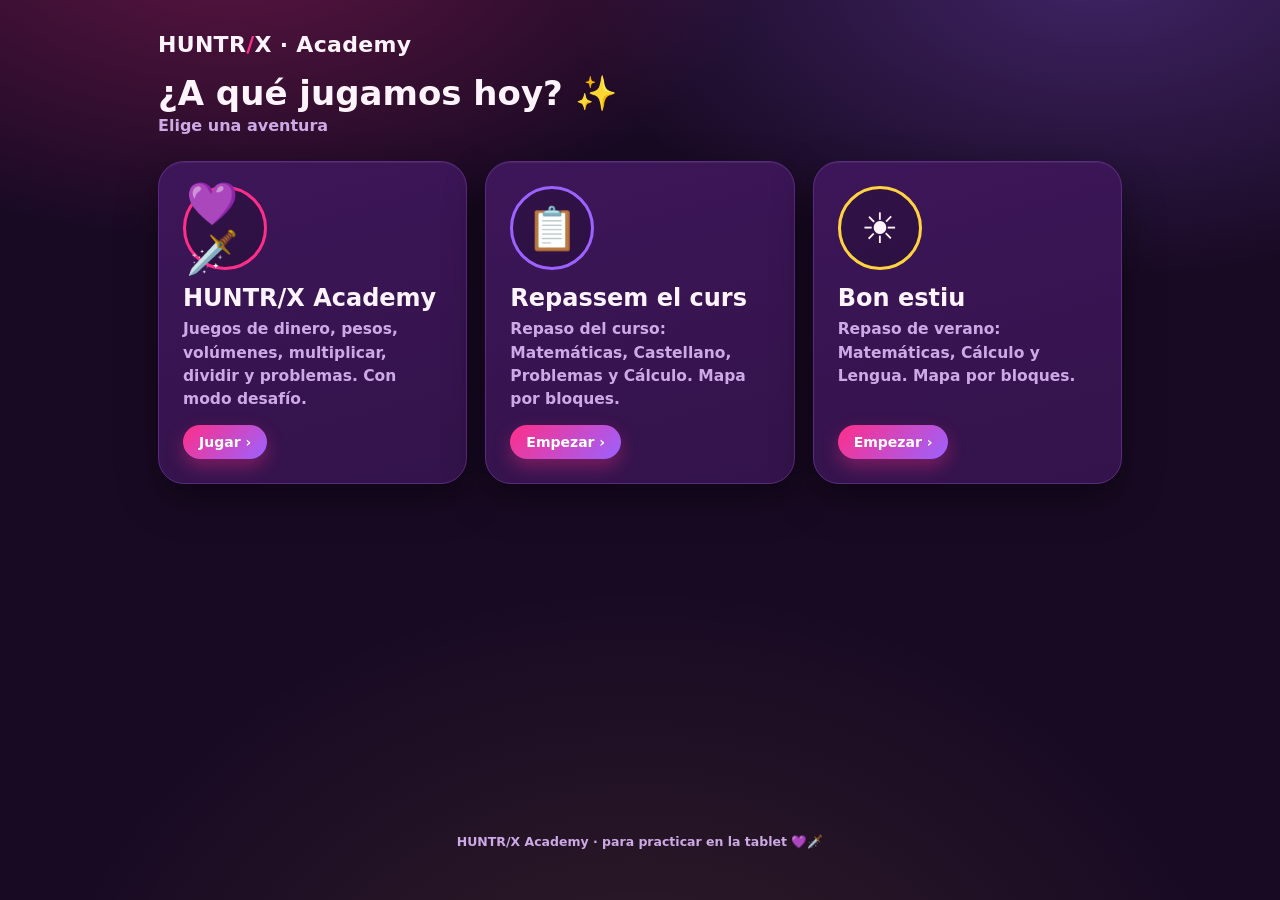
<file: index.html>
<!DOCTYPE html>
<html lang="es">
<head>
<meta charset="utf-8">
<meta name="viewport" content="width=device-width, initial-scale=1, maximum-scale=1, user-scalable=no">
<title>HUNTR/X · Inicio</title>
<style>
  :root{
    --bg:#190a24; --card:#33134a; --card2:#3d1659; --accent:#ff2e88; --accent2:#9b62ff;
    --gold:#ffd23f; --good:#34d97b; --ink:#fff4fb; --muted:#cda9e6; --line:#5a2b80;
    --display: ui-rounded, "SF Pro Rounded", "Hiragino Maru Gothic ProN", "Quicksand", system-ui, sans-serif;
    --body: ui-rounded, system-ui, -apple-system, "Segoe UI", Roboto, sans-serif;
  }
  *{box-sizing:border-box;-webkit-tap-highlight-color:transparent}
  html,body{margin:0;min-height:100%}
  body{
    background:
      radial-gradient(900px 520px at 18% -8%, rgba(255,46,136,.30), transparent 60%),
      radial-gradient(900px 520px at 86% -4%, rgba(155,98,255,.30), transparent 60%),
      radial-gradient(1100px 900px at 50% 120%, rgba(255,210,63,.10), transparent 55%),
      #190a24;
    color:var(--ink);font-family:var(--body);font-weight:600;min-height:100vh;
    -webkit-user-select:none;user-select:none;
  }
  .wrap{max-width:1000px;margin:0 auto;padding:32px 18px 48px;display:flex;flex-direction:column;min-height:100vh}
  .brand{font-family:var(--display);font-weight:800;font-size:22px;letter-spacing:.3px}
  .brand b{color:var(--accent)}
  h1{font-family:var(--display);font-size:34px;font-weight:800;margin:18px 0 4px;line-height:1.1}
  .sub{color:var(--muted);font-size:16px;margin-bottom:26px}

  .cards{display:grid;grid-template-columns:repeat(3,1fr);gap:18px}
  @media (max-width:760px){ .cards{grid-template-columns:1fr} }
  .card{position:relative;display:flex;flex-direction:column;text-align:left;cursor:pointer;color:var(--ink);
    background:linear-gradient(165deg,var(--card2),var(--card));border:1px solid var(--line);border-radius:26px;
    padding:24px;box-shadow:0 16px 40px rgba(0,0,0,.45), inset 0 1px 0 rgba(255,255,255,.06);
    text-decoration:none;transition:transform .12s, box-shadow .12s}
  .card:hover{transform:translateY(-4px);box-shadow:0 22px 50px rgba(0,0,0,.5)}
  .card:active{transform:translateY(-1px)}
  .ic{width:84px;height:84px;border-radius:50%;display:flex;align-items:center;justify-content:center;font-size:42px;
    border:3px solid var(--line);background:#00000033;margin-bottom:14px}
  .card h2{font-family:var(--display);font-size:24px;margin:0 0 6px}
  .card p{margin:0;color:var(--muted);font-size:15.5px;line-height:1.5;flex:1}
  .tag{align-self:flex-start;margin-top:14px;font-family:var(--display);font-weight:800;font-size:14px;
    padding:9px 16px;border-radius:999px;background:linear-gradient(135deg,var(--accent),var(--accent2));color:#fff;
    box-shadow:0 8px 18px rgba(255,46,136,.35)}
  /* акцентные обводки иконок по теме */
  .card.huntrix .ic{border-color:var(--accent);color:#fff}
  .card.repassem .ic{border-color:var(--accent2)}
  .card.estiu .ic{border-color:var(--gold)}

  .foot{margin-top:auto;padding-top:28px;color:var(--muted);font-size:12.5px;text-align:center;line-height:1.6}
</style>
</head>
<body>
<div class="wrap">
  <div class="brand">HUNTR<b>/</b>X · Academy</div>
  <h1>¿A qué jugamos hoy? ✨</h1>
  <div class="sub">Elige una aventura</div>

  <div class="cards">
    <a class="card huntrix" href="huntrix.html">
      <div class="ic">💜🗡️</div>
      <h2>HUNTR/X Academy</h2>
      <p>Juegos de dinero, pesos, volúmenes, multiplicar, dividir y problemas. Con modo desafío.</p>
      <span class="tag">Jugar ›</span>
    </a>

    <a class="card repassem" href="repassem.html">
      <div class="ic">📋</div>
      <h2>Repassem el curs</h2>
      <p>Repaso del curso: Matemáticas, Castellano, Problemas y Cálculo. Mapa por bloques.</p>
      <span class="tag">Empezar ›</span>
    </a>

    <a class="card estiu" href="bon_estiu.html">
      <div class="ic">☀️</div>
      <h2>Bon estiu</h2>
      <p>Repaso de verano: Matemáticas, Cálculo y Lengua. Mapa por bloques.</p>
      <span class="tag">Empezar ›</span>
    </a>
  </div>

  <div class="foot">HUNTR/X Academy · para practicar en la tablet 💜🗡️</div>
</div>
</body>
</html>
</file>
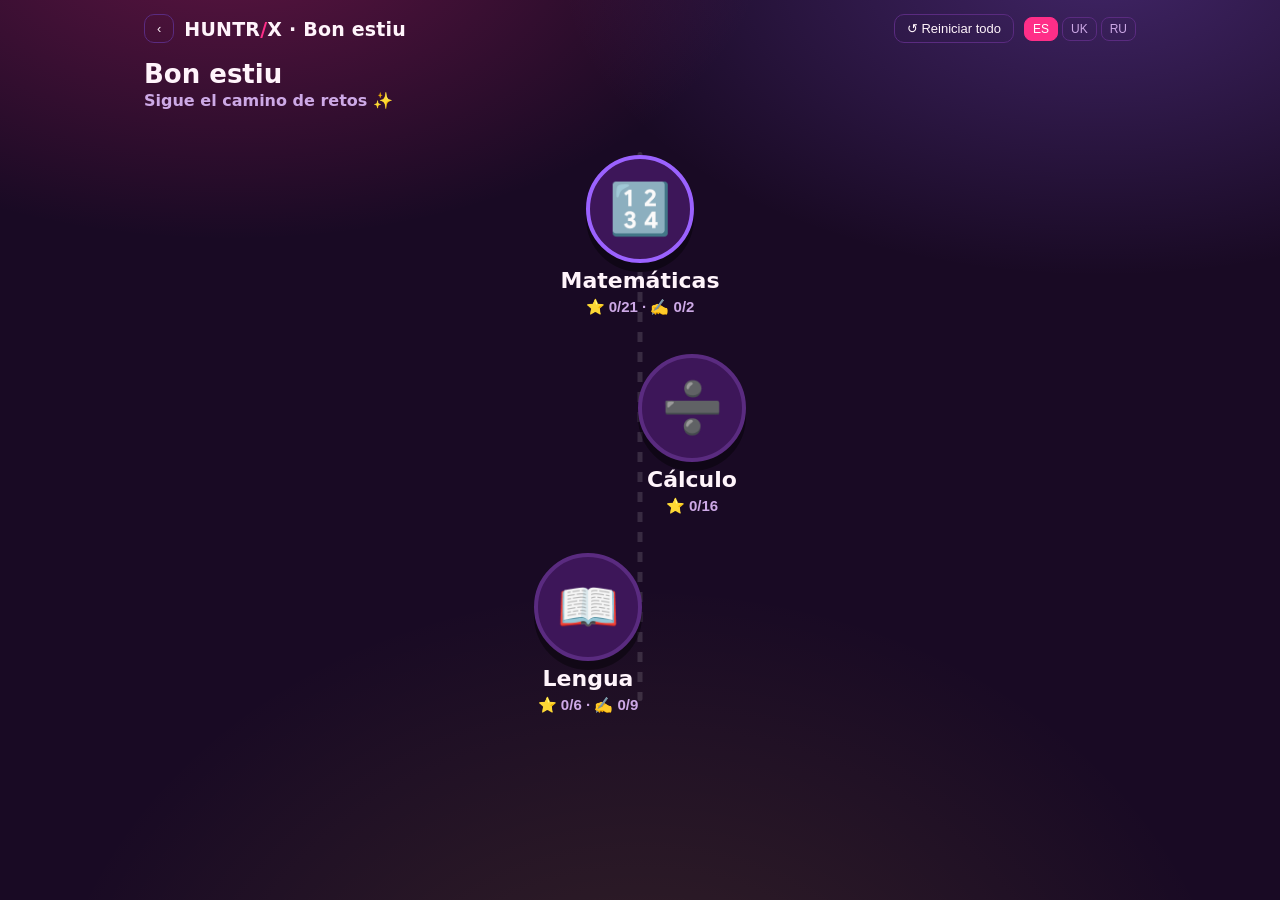
<file: bon_estiu.html>
<!DOCTYPE html>
<html lang="es">
<head>
<meta charset="utf-8">
<meta name="viewport" content="width=device-width, initial-scale=1, maximum-scale=1, user-scalable=no">
<title>Bon estiu</title>
<style>
  :root{
    --bg:#190a24; --card:#33134a; --card2:#3d1659; --accent:#ff2e88; --accent2:#9b62ff;
    --gold:#ffd23f; --good:#34d97b; --bad:#ff4d6d; --ink:#fff4fb; --muted:#cda9e6; --line:#5a2b80;
    --display: ui-rounded, "SF Pro Rounded", "Hiragino Maru Gothic ProN", "Quicksand", system-ui, sans-serif;
    --body: ui-rounded, system-ui, -apple-system, "Segoe UI", Roboto, sans-serif;
  }
  *{box-sizing:border-box;-webkit-tap-highlight-color:transparent}
  html,body{margin:0;height:100%;overflow-x:hidden;overscroll-behavior:none}
  body{
    background:
      radial-gradient(900px 520px at 18% -8%, rgba(255,46,136,.30), transparent 60%),
      radial-gradient(900px 520px at 86% -4%, rgba(155,98,255,.30), transparent 60%),
      radial-gradient(1100px 900px at 50% 120%, rgba(255,210,63,.12), transparent 55%),
      #190a24;
    color:var(--ink);font-family:var(--body);font-weight:600;
    -webkit-user-select:none;user-select:none;touch-action:manipulation;
  }
  .app{max-width:1024px;margin:0 auto;min-height:100%;padding:14px 16px 40px;display:flex;flex-direction:column}

  .top{display:flex;align-items:center;gap:10px;margin-bottom:10px;flex-wrap:wrap}
  .logo{font-family:var(--display);font-weight:800;font-size:19px;letter-spacing:.2px}.logo b{color:var(--accent)}
  .badge{background:#00000033;border:1px solid var(--line);color:var(--muted);font-size:12px;padding:3px 9px;border-radius:999px}
  .spacer{margin-left:auto}
  .langs{display:flex;gap:4px}
  .lang{background:transparent;border:1px solid var(--line);color:var(--muted);border-radius:8px;padding:4px 8px;font-size:12px;cursor:pointer}
  .lang.on{background:var(--accent);color:#fff;border-color:var(--accent)}
  .reportbtn{background:transparent;border:1px solid var(--line);color:var(--ink);border-radius:10px;padding:6px 12px;font-size:13px;cursor:pointer}

  /* HOME */
  .home-title{font-family:var(--display);font-size:26px;font-weight:800;margin:6px 0 2px}
  .home-sub{color:var(--muted);font-size:14px;margin-bottom:12px}

  /* MAPA de bloques (estilo Duolingo) */
  .quest{position:relative;display:flex;flex-direction:column;align-items:center;padding:14px 0 28px}
  .quest::before{content:'';position:absolute;top:30px;bottom:60px;left:50%;width:5px;transform:translateX(-50%);background:repeating-linear-gradient(180deg,#ffffff22 0 10px,transparent 10px 20px);border-radius:999px}
  .qblock{position:relative;z-index:1;display:flex;flex-direction:column;align-items:center;gap:5px;background:none;border:none;cursor:pointer;margin:18px 0;color:var(--ink)}
  .qb-coin{width:108px;height:108px;border-radius:50%;display:flex;align-items:center;justify-content:center;font-size:50px;border:4px solid var(--line);background:var(--card2);box-shadow:0 9px 0 rgba(0,0,0,.4);transition:transform .1s, box-shadow .1s}
  .qblock:active .qb-coin{transform:translateY(4px);box-shadow:0 5px 0 rgba(0,0,0,.4)}
  .qblock.perfect .qb-coin{background:linear-gradient(180deg,#5be39b,#26b56a);border-color:#7eedb3;box-shadow:0 9px 0 #0d7a45}
  .qblock.completed .qb-coin{background:linear-gradient(180deg,#ffe488,#ffb02e);border-color:#ffd56b;box-shadow:0 9px 0 #b87600}
  .qblock.current .qb-coin{border-color:var(--accent2);animation:qpulse 1.7s ease-in-out infinite}
  @keyframes qpulse{0%,100%{box-shadow:0 9px 0 rgba(0,0,0,.4),0 0 0 0 rgba(155,98,255,.5)}50%{box-shadow:0 9px 0 rgba(0,0,0,.4),0 0 0 16px rgba(155,98,255,0)}}
  @media (prefers-reduced-motion: reduce){ .qblock.current .qb-coin{animation:none;box-shadow:0 9px 0 rgba(0,0,0,.4),0 0 0 5px var(--accent2)} }
  .qb-name{font-family:var(--display);font-weight:800;font-size:20px}
  .qb-prog{font-size:13px;font-weight:800;color:var(--muted)}
  .qstars.st-full{color:var(--good)}
  .qstars.st-part{color:var(--gold)}
  .qpaper{color:var(--muted)}

  .progress{height:14px;background:#10061a;border:1px solid var(--line);border-radius:999px;overflow:hidden;margin:8px 0 16px;box-shadow:inset 0 1px 3px rgba(0,0,0,.5)}
  .progress>i{display:block;height:100%;border-radius:999px;transition:width .35s cubic-bezier(.2,.9,.3,1.2);background:linear-gradient(90deg,var(--accent),var(--gold));box-shadow:0 0 14px rgba(255,210,63,.55)}

  .ex{position:relative;background:linear-gradient(165deg,var(--card2),var(--card));border:1px solid var(--line);border-radius:28px;padding:20px 20px 24px;box-shadow:0 18px 44px rgba(0,0,0,.45), inset 0 1px 0 rgba(255,255,255,.06)}
  .ex.celebrate{animation:pop .45s cubic-bezier(.2,.9,.3,1.3)}
  .exhead{display:flex;align-items:flex-start;gap:14px;margin-bottom:4px}
  .num{font-family:var(--display);background:linear-gradient(135deg,var(--accent),var(--accent2));color:#fff;font-weight:800;border-radius:16px;padding:8px 14px;font-size:20px;flex:none;box-shadow:0 6px 16px rgba(255,46,136,.35)}
  .eyebrow{font-family:var(--display);font-size:13px;font-weight:800;text-transform:uppercase;letter-spacing:.4px;color:var(--accent2);margin-bottom:3px}
  .title{font-family:var(--display);font-size:21px;line-height:1.3;font-weight:800;letter-spacing:-.2px}
  .hint{color:var(--muted);font-size:15px;font-weight:600;margin:6px 0 16px}
  .subcap{font-family:var(--display);color:var(--accent2);font-weight:800;font-size:14px;letter-spacing:.3px;margin:8px 0 6px}
  .steptag{display:block;font-family:var(--display);font-weight:800;font-size:15px;color:#fff;
    background:linear-gradient(135deg,var(--accent2),var(--accent));border-radius:12px;padding:9px 15px;margin:10px 0 8px;
    box-shadow:0 6px 14px rgba(0,0,0,.3)}

  /* PAPEL — hoja de cuaderno */
  .paper{position:relative;margin:0 0 16px;padding:30px 18px 18px 56px;border-radius:8px 14px 14px 8px;color:#2a1838;
    background:linear-gradient(90deg, transparent 44px, rgba(255,46,136,.45) 44px, rgba(255,46,136,.45) 46px, transparent 46px),repeating-linear-gradient(#fffdf4, #fffdf4 33px, #cfe3f5 34px),#fffdf4;
    box-shadow:0 10px 24px rgba(0,0,0,.35), inset 0 0 0 1px rgba(0,0,0,.05)}
  .pbadge{position:absolute;top:-12px;left:18px;background:var(--gold);color:#3a2a05;font-family:var(--display);font-weight:800;font-size:12px;text-transform:uppercase;letter-spacing:.4px;padding:5px 12px;border-radius:999px;box-shadow:0 4px 10px rgba(0,0,0,.25);transform:rotate(-2deg)}
  .pnum{color:#c01563}
  .pintro{font-family:var(--display);font-weight:800;font-size:19px;line-height:32px;margin-bottom:2px}
  .pline{font-family:var(--display);font-weight:700;font-size:23px;line-height:34px}
  .psub{font-family:var(--display);font-weight:800;font-size:16px;color:#c01563;line-height:34px;margin-top:4px}

  /* campos numéricos */
  .frow{display:flex;align-items:center;flex-wrap:wrap;gap:6px;font-size:25px;font-weight:800;margin:14px 0;justify-content:center}
  .ftxt{white-space:pre}
  input.nf{width:92px;height:60px;text-align:center;border:2px solid var(--line);border-radius:13px;background:#00000033;color:var(--ink);font-size:26px;font-weight:800;-webkit-user-select:text;user-select:text}
  input.nf:focus{outline:none;border-color:var(--accent);background:#ff2e8818}
  .numlist{width:fit-content;max-width:100%;margin:2px auto 0}
  .numlist .frow{justify-content:flex-start;font-size:22px}

  /* elegir / completar (pronombres, porque, tabla, caramelos) */
  .fcrow{background:#00000026;border:1px solid var(--line);border-radius:14px;padding:10px 12px;margin:10px 0}
  .fcq{font-size:20px;font-weight:800;margin-bottom:8px;line-height:1.5;display:flex;align-items:center;gap:8px;flex-wrap:wrap}
  .fcq>.nf{margin-left:auto}
  .fcopts{display:flex;gap:8px;flex-wrap:wrap}
  .chbtn{min-width:58px;height:50px;border-radius:14px;font-size:20px;font-weight:800;border:2px solid var(--line);background:var(--card);color:var(--ink);cursor:pointer;padding:0 14px}
  .chbtn.sel{border-color:var(--accent);background:#ff2e8822}

  /* tocar el verbo */
  .tvrow{background:#00000026;border:1px solid var(--line);border-radius:14px;padding:10px;margin:10px 0;display:flex;flex-wrap:wrap;gap:4px;justify-content:center}
  .tword{border:2px solid transparent;background:#ffffff10;color:var(--ink);border-radius:10px;padding:8px 11px;font-size:21px;font-weight:700;cursor:pointer}
  .tword.sel{border-color:var(--accent);background:#ff2e8822;color:var(--gold)}

  /* compuestas / une */
  .pairwrap{display:flex;gap:24px;justify-content:center;margin:8px 0}
  .pcol2{display:flex;flex-direction:column;gap:10px}
  .pchip{max-width:230px;border:2px solid var(--line);color:var(--ink);background:var(--card);border-radius:14px;padding:13px 15px;font-size:18px;font-weight:800;cursor:pointer;text-align:center}
  .pchip.sel{border-color:var(--accent);background:#ff2e8822;transform:scale(1.03)}
  .pchip.done{border-color:var(--good);background:#34d97b18;color:var(--good)}
  .formed{display:flex;gap:10px;flex-wrap:wrap;justify-content:center;margin-top:14px;min-height:30px}
  .fword{font-family:var(--display);font-weight:800;font-size:20px;color:var(--gold)}

  /* ordenar — arrastrar */
  .orow{display:flex;gap:10px;flex-wrap:nowrap;justify-content:center;align-items:center;margin:14px 0;overflow-x:auto;padding:6px 2px}
  .ochip{flex:none;background:var(--card);border:2px solid var(--line);color:var(--ink);border-radius:16px;padding:14px 18px;font-size:23px;font-weight:800;cursor:grab;touch-action:none;transition:transform .12s, box-shadow .12s}
  .ochip.dragging{opacity:.3;cursor:grabbing;border-style:dashed}
  .dragghost{position:fixed;left:0;top:0;margin:0;pointer-events:none;z-index:9999;box-shadow:0 14px 30px rgba(0,0,0,.5);border-color:var(--accent)!important;cursor:grabbing}
  .dropbar{flex:none;align-self:stretch;width:6px;min-height:54px;border-radius:999px;pointer-events:none;background:linear-gradient(180deg,var(--gold),var(--accent));box-shadow:0 0 14px var(--gold);animation:barpulse .7s ease-in-out infinite}
  @keyframes barpulse{0%,100%{opacity:.55;transform:scaleY(.9)}50%{opacity:1;transform:scaleY(1)}}

  /* bloques base-10 */
  .blockrow{display:flex;gap:18px;justify-content:center;flex-wrap:wrap;align-items:flex-end;margin:8px 0}
  .blockcard{background:#fffdf4;border:1px solid var(--line);border-radius:14px;padding:12px}
  .blk-q{display:flex;align-items:center;gap:8px;justify-content:center;margin-top:10px;font-size:24px;font-weight:800;color:#231030}
  .blk-q .nf{color:var(--ink)}

  /* pesos / balanza */
  .scaleset{display:flex;gap:16px;justify-content:center;flex-wrap:wrap;margin:8px 0}
  .scalecard{background:#00000026;border:1px solid var(--line);border-radius:16px;padding:12px;min-width:200px}
  .tray{display:flex;gap:8px;flex-wrap:wrap;justify-content:center;align-items:flex-end;min-height:64px;border-bottom:6px solid #7b5cff;border-radius:4px;padding:8px 6px}
  .wpiece{position:relative;display:flex;align-items:center;justify-content:center;font-weight:800;border-radius:10px;color:#3a2a05;cursor:pointer}
  .wpiece.kg{background:linear-gradient(180deg,#ffe488,#ffb02e);border:2px solid #ffd56b;min-width:66px;height:62px;font-size:19px}
  .wpiece.half{background:linear-gradient(180deg,#c3b0ff,#7b3cff);border:2px solid #cdbcff;color:#fff;min-width:52px;height:50px;font-size:18px}
  .wpiece.quarter{background:linear-gradient(180deg,#ff9ecb,#ff2e88);border:2px solid #ffb8da;color:#fff;min-width:40px;height:40px;font-size:15px}
  .wpiece.added{box-shadow:0 0 0 3px var(--gold)}
  .wpiece.crossed{opacity:.4}
  .wpiece.crossed::after{content:'✕';position:absolute;inset:0;display:flex;align-items:center;justify-content:center;color:#ff2e88;font-size:30px;font-weight:900}
  .kans{text-align:center;font-weight:800;margin-top:10px;font-size:19px}
  .kans .nf{width:70px}
  .fracbtns{display:inline-flex;gap:6px;vertical-align:middle}
  .chbtn.frac{min-width:46px;height:46px;padding:0}
  .sc-tot{text-align:center;font-weight:800;margin-top:8px;font-size:19px}
  .palette{display:flex;gap:8px;justify-content:center;flex-wrap:wrap;margin:8px 0 2px}
  .padd{border:2px solid var(--line);background:var(--card);color:var(--ink);border-radius:12px;padding:9px 13px;font-weight:800;font-size:18px;cursor:pointer}

  /* dinero */
  .moneycols{display:flex;flex-direction:column;gap:14px}
  .mcard{background:#00000026;border:1px solid var(--line);border-radius:16px;padding:12px}
  .mgoal{font-family:var(--display);font-weight:800;font-size:19px;color:var(--gold);text-align:center;margin-bottom:6px}
  .moneyset,.wallet{display:flex;gap:8px;flex-wrap:wrap;justify-content:center}
  .wallet{min-height:54px;border:1px dashed var(--line);border-radius:14px;padding:10px;margin:4px 0}
  .mtok{background:none;border:none;padding:2px;cursor:pointer;display:inline-flex;align-items:center}
  .m-coin{width:46px;height:46px}
  .m-bill{width:82px;height:41px;border-radius:4px;box-shadow:0 1px 3px rgba(0,0,0,.4)}
  .mtok.mini .m-coin{width:40px;height:40px}
  .mtok.mini .m-bill{width:66px;height:33px}

  /* polígonos */
  .polyel{background:#00000026;border:1px solid var(--line);border-radius:14px;padding:12px 14px;font-size:19px;font-weight:800;line-height:2.4;margin:10px 0}
  .polyrow{display:flex;gap:14px;align-items:center;flex-wrap:wrap;justify-content:center;background:#00000026;border:1px solid var(--line);border-radius:16px;padding:12px;margin:10px 0}
  .polysent{flex:1;min-width:240px;font-size:18px;font-weight:800;line-height:2.6}
  .pick{display:inline-flex;gap:4px;vertical-align:middle}
  .chbtn.sm{height:40px;min-width:auto;padding:0 11px;font-size:16px}
  .polyrow .nf,.polysent .nf{width:48px;height:44px;font-size:21px;vertical-align:middle}

  /* tabla */
  table.fp{border-collapse:collapse;margin:8px auto 14px;font-size:18px}
  table.fp th,table.fp td{border:1px solid var(--line);padding:8px 14px;text-align:center}
  table.fp th{color:var(--accent2);background:#00000033}
  .fcq .nf{width:84px;height:50px;font-size:24px;vertical-align:middle}

  /* relojes (diseño repassem) */
  .clockpair{display:flex;align-items:flex-start;justify-content:center;gap:12px;flex-wrap:wrap;margin:14px 0;padding:12px;background:#00000026;border:1px solid var(--line);border-radius:16px}
  .clockcell{text-align:center}
  .clk-cap{font-size:13px;font-weight:700;color:var(--muted);margin-bottom:4px}
  .clk-pass{align-self:center;display:flex;flex-direction:column;align-items:center;gap:3px;text-align:center;max-width:160px;
    font-family:var(--display);font-weight:800;font-size:16px;color:#fff;background:linear-gradient(135deg,var(--accent2),var(--accent));
    border-radius:16px;padding:12px 14px;box-shadow:0 6px 16px rgba(0,0,0,.35)}
  .clk-pass .cp-ic{font-size:26px;line-height:1}
  .clk-pass .cp-sub{font-size:12px;font-weight:700;opacity:.9}
  .clockcell.set{outline:2px dashed var(--accent2);outline-offset:6px;border-radius:14px}
  svg.clk{touch-action:none}
  svg.clk.live{cursor:grab}
  .cface{fill:#241433;stroke:#3d2456;stroke-width:4}
  .hh{stroke:#ffd24d;stroke-width:11;stroke-linecap:round} .mh{stroke:#ff2e88;stroke-width:5;stroke-linecap:round}
  .cpin{fill:#fff} .ctick{stroke:#7b5cff;stroke-width:2}
  .cnum{fill:var(--ink);font-family:var(--display);font-weight:800;font-size:16px;text-anchor:middle;dominant-baseline:central}
  .wordans{margin-top:8px;font-weight:800;font-size:16px;display:flex;align-items:center;gap:6px;justify-content:center;flex-wrap:wrap}
  .wordans .nf{width:58px;height:46px;font-size:22px}
  .phrasebtns{display:flex;gap:5px;flex-wrap:wrap;justify-content:center}
  .chbtn.ph{height:42px;min-width:auto;padding:0 11px;font-size:15px}

  /* canicas (probabilidad) */
  .bags{display:flex;gap:16px;justify-content:center;flex-wrap:wrap}
  .bag{background:#00000026;border:2px solid var(--line);border-radius:16px;padding:14px;min-width:150px;text-align:center}
  .bagname{font-family:var(--display);font-weight:800;color:var(--accent2);margin-bottom:10px;font-size:18px}
  .marbles{display:flex;gap:8px;justify-content:center;flex-wrap:wrap}
  .marble{width:42px;height:42px;border-radius:50%;border:2px solid #9a86b8;background:#efeaf6}
  .marble.blue{background:radial-gradient(circle at 35% 30%,#7fb3ff,#2563eb);border-color:#1e40af}
  .marble.red{background:radial-gradient(circle at 35% 30%,#ff9a9a,#e23b3b);border-color:#a01818}
  .marble.slot{background:#1a0d28;border-style:dashed;opacity:.5}
  .marble[data-mi]{cursor:pointer}
  .marblepool{display:flex;gap:22px;justify-content:center;margin:6px 0 14px}
  .msrc{display:flex;flex-direction:column;align-items:center;gap:4px;cursor:grab;touch-action:none}
  .msrc .marble{touch-action:none}
  .msrc-l{font-weight:800;font-size:14px;color:var(--muted)}
  .bagcount{margin-top:8px;font-weight:800;color:var(--muted)}
  .bag.drop{border-color:var(--accent);background:#ff2e8818}

  /* pelotas a la derecha */
  .scenes{display:flex;gap:18px;justify-content:center;flex-wrap:wrap}
  .scene{display:flex;align-items:center;gap:14px;background:#fffdf4;border:1px solid var(--line);border-radius:16px;padding:14px}
  .ball{border:none;background:none;cursor:pointer;padding:0}
  .ball.on svg>circle:first-of-type{fill:var(--accent)}

  /* caramelos */
  .candies{display:flex;gap:8px;flex-wrap:wrap;justify-content:center;max-width:520px;margin:6px auto}
  .bagsrow{display:flex;gap:24px;justify-content:center;font-size:54px;margin:10px 0}

  .wrong{animation:shake .5s ease;border-color:var(--bad)!important;box-shadow:0 0 0 4px rgba(255,77,109,.5)!important}
  @keyframes shake{0%,100%{transform:translateX(0)}15%,55%{transform:translateX(-7px)}35%,75%{transform:translateX(7px)}}
  @keyframes pop{0%{transform:scale(1)}40%{transform:scale(1.035)}100%{transform:scale(1)}}
  @media (prefers-reduced-motion: reduce){ .wrong{animation:none} .ex.celebrate{animation:none} .progress>i{transition:none} .dropbar{animation:none} }

  .fb{min-height:32px;text-align:center;font-family:var(--display);font-size:21px;font-weight:800;margin:16px 0 4px}
  .fb.ok{color:var(--gold)} .fb.bad{color:var(--bad)}

  .nav{display:flex;gap:10px;align-items:center;justify-content:space-between;margin-top:12px}
  .btn{font-family:var(--display);border:none;border-radius:18px;padding:15px 22px;font-size:18px;font-weight:800;cursor:pointer;transition:transform .08s}
  .btn:active{transform:translateY(2px)} .btn:disabled{opacity:.3}
  .btn.ghost{background:#ffffff12;color:var(--ink);border:1px solid var(--line)}
  .btn.primary{background:linear-gradient(135deg,var(--accent),var(--accent2));color:#fff;box-shadow:0 8px 20px rgba(255,46,136,.4)}
  .btn.check{background:linear-gradient(135deg,var(--gold),#ffb02e);color:#3a2a05;box-shadow:0 8px 18px rgba(255,178,46,.35)}

  .summary{font-family:var(--display);font-size:18px;font-weight:700;text-align:center;margin:6px 0 14px;line-height:1.6}
  .summary b{color:var(--gold);font-size:26px}
  .repsec{font-family:var(--display);margin:16px 0 6px;font-weight:800;color:var(--accent2);text-transform:uppercase;font-size:13px;letter-spacing:.3px}
  ul.report{list-style:none;margin:0;padding:0;display:flex;flex-direction:column;gap:8px}
  ul.report li{display:flex;align-items:center;gap:10px;background:#00000026;border:1px solid var(--line);border-radius:12px;padding:12px 14px;font-size:16px}
  ul.report .rn{font-weight:800;color:var(--accent);width:38px;flex:none}
  ul.report .rs{margin-left:auto;font-size:18px;flex:none;padding-left:8px}
  ul.report li.prow{align-items:flex-start}
  .pcol{flex:1;min-width:0} .pprompt{font-weight:700;font-size:18px}
  .pkey{margin-top:6px;font-size:18px;font-weight:700;color:var(--good);background:#34d97b1f;border:1px solid #34d97b55;border-radius:10px;padding:9px 12px;line-height:1.65}
  .pkey b{color:var(--ink);font-weight:800}
  .ptoggle{margin-left:auto;display:flex;gap:6px;flex:none}
  .ptbtn{border:1px solid var(--line);background:#00000033;color:var(--muted);border-radius:10px;padding:6px 12px;font-size:16px;cursor:pointer}
  .ptbtn.ok{border-color:var(--good);color:var(--good);background:#34d97b18}
  .ptbtn.no{border-color:var(--bad);color:var(--bad);background:#ff4d6d18}
  .modal-overlay{position:fixed;inset:0;z-index:9998;background:rgba(10,4,16,.72);backdrop-filter:blur(4px);
    display:flex;align-items:center;justify-content:center;padding:20px;animation:fadein .2s ease}
  @keyframes fadein{from{opacity:0}to{opacity:1}}
  .modal{width:min(94vw,620px);max-height:92vh;overflow-y:auto;text-align:center;background:linear-gradient(165deg,var(--card2),var(--card));
    border:1px solid var(--line);border-radius:26px;padding:clamp(22px,3.5vw,36px) clamp(20px,3.2vw,32px);box-shadow:0 24px 60px rgba(0,0,0,.6)}
  .mh-ic{font-size:clamp(52px,9vw,72px);line-height:1}
  .modal h2{font-family:var(--display);font-size:clamp(23px,3.6vw,32px);margin:12px 0 8px;line-height:1.2}
  .modal p{color:var(--muted);font-size:clamp(15px,2.6vw,20px);line-height:1.5;margin:0 0 16px}
  .mh-eg{font-family:var(--display);font-weight:800;font-size:clamp(14px,2.2vw,17px);color:var(--accent2);text-transform:uppercase;letter-spacing:.3px;margin-bottom:8px}
  .he-box{text-align:left;color:#231030;border-radius:10px;padding:14px 16px 14px 46px;
    background:linear-gradient(90deg, transparent 32px, rgba(255,46,136,.4) 32px, rgba(255,46,136,.4) 34px, transparent 34px),repeating-linear-gradient(#fffdf4,#fffdf4 33px,#cfe3f5 34px),#fffdf4}
  .he-line{font-family:var(--display);font-weight:700;font-size:clamp(20px,3.4vw,26px);line-height:34px}
  .mh-check{display:flex;align-items:center;justify-content:center;gap:9px;margin-top:18px;color:var(--muted);font-size:clamp(14px,2.4vw,17px);font-weight:700;cursor:pointer}
  .mh-check input{width:22px;height:22px;accent-color:var(--accent)}
  .draft-eg{display:inline-block;white-space:pre;text-align:left;font-family:ui-monospace,SFMono-Regular,Menlo,Consolas,monospace;
    font-weight:700;font-size:clamp(20px,3.6vw,28px);line-height:1.4;color:#231030;background:#fffdf4;border:2px dashed var(--accent2);border-radius:12px;padding:14px 22px}
  .dh-only{color:var(--good);font-weight:800;font-family:var(--display);font-size:clamp(15px,2.6vw,19px);margin:14px 0 0}

  /* === legibilidad: texto adaptable a la pantalla === */
  .home-title{font-size:clamp(28px,3vw+14px,40px)}
  .home-sub{font-size:16px}
  .title{font-size:clamp(24px,2vw+16px,32px)}
  .title.big{font-size:clamp(25px,2.4vw+16px,36px)}
  .hint{font-size:clamp(16px,1vw+12px,20px)}
  .num{font-size:22px}
  .eyebrow{font-size:14px}
  .subcap{font-size:15px}
  .steptag{font-size:16px}
  .pintro{font-size:clamp(20px,2.4vw+14px,28px)}
  .pline{font-size:clamp(23px,2vw+14px,28px)}
  .psub{font-size:18px}
  .frow{font-size:clamp(26px,2vw+16px,32px)}
  .numlist .frow{font-size:24px}
  input.nf{font-size:30px;height:66px;width:104px}
  .ochip{font-size:clamp(24px,2vw+14px,30px)}
  .chbtn{font-size:22px;height:54px}
  .fcq{font-size:clamp(19px,1.4vw+13px,23px)}
  .tword{font-size:clamp(20px,1.4vw+13px,24px)}
  .pchip{font-size:19px}
  .qb-name{font-size:22px} .qb-prog{font-size:15px}
  .btn{font-size:20px}
  ul.report li{font-size:17px} .pprompt{font-size:19px} .pkey{font-size:19px}
  @media (max-width:600px){
    input.nf{width:84px;height:60px;font-size:26px}
    .polyrow .nf{width:46px}
    .blk-q .nf,.fcq .nf,.clocks .nf{width:72px}
  }
  #homeview{min-height:80vh}
  .tap-ripple{position:fixed;width:54px;height:54px;margin:-27px 0 0 -27px;border-radius:50%;pointer-events:none;z-index:9999;
    background:radial-gradient(circle,rgba(255,46,136,.55),transparent 70%);animation:rippleA .45s ease-out forwards}
  @keyframes rippleA{from{transform:scale(.3);opacity:.95}to{transform:scale(1.7);opacity:0}}
  .dbgtoast{position:fixed;left:50%;bottom:26px;transform:translateX(-50%);z-index:10000;font-family:var(--display);font-weight:800;
    background:rgba(0,0,0,.8);color:#fff;border:1px solid var(--line);border-radius:999px;padding:10px 18px;box-shadow:0 8px 20px rgba(0,0,0,.5)}
  .hidden{display:none!important}
</style>
</head>
<body>
<!-- monedas y billetes HUNTR/X -->
  <svg width="0" height="0" style="position:absolute" aria-hidden="true">
    <defs>
      <!-- 1 цент -->
      <symbol id="c1" viewBox="0 0 60 60">
        <circle cx="30" cy="30" r="27" fill="#c97a3d" stroke="#7a3f12" stroke-width="2"/>
        <circle cx="30" cy="30" r="22" fill="#e09a5f" stroke="#7a3f12" stroke-width="1"/>
        <text x="30" y="38" text-anchor="middle" font-size="20" font-weight="bold" fill="#3a1a05">1</text>
      </symbol>
      <!-- 2 центи -->
      <symbol id="c2" viewBox="0 0 60 60">
        <circle cx="30" cy="30" r="28" fill="#b8682f" stroke="#5a2a08" stroke-width="2"/>
        <circle cx="30" cy="30" r="23" fill="#d88c4f" stroke="#5a2a08" stroke-width="1"/>
        <text x="30" y="38" text-anchor="middle" font-size="20" font-weight="bold" fill="#2a1004">2</text>
      </symbol>
      <!-- 5 центів -->
      <symbol id="c5" viewBox="0 0 60 60">
        <circle cx="30" cy="30" r="29" fill="#a85a26" stroke="#4a2008" stroke-width="2"/>
        <circle cx="30" cy="30" r="24" fill="#c87c44" stroke="#4a2008" stroke-width="1"/>
        <text x="30" y="38" text-anchor="middle" font-size="20" font-weight="bold" fill="#2a1004">5</text>
      </symbol>
      <!-- 10 центів -->
      <symbol id="c10" viewBox="0 0 60 60">
        <circle cx="30" cy="30" r="26" fill="#e6c44a" stroke="#7a5a10" stroke-width="2"/>
        <circle cx="30" cy="30" r="21" fill="#f2d97a" stroke="#7a5a10" stroke-width="1"/>
        <text x="30" y="38" text-anchor="middle" font-size="18" font-weight="bold" fill="#3a2a05">10</text>
      </symbol>
      <!-- 20 центів -->
      <symbol id="c20" viewBox="0 0 60 60">
        <circle cx="30" cy="30" r="27.5" fill="#d4b13a" stroke="#6a4a08" stroke-width="2"/>
        <circle cx="30" cy="30" r="22.5" fill="#ecd070" stroke="#6a4a08" stroke-width="1"/>
        <text x="30" y="38" text-anchor="middle" font-size="18" font-weight="bold" fill="#3a2a05">20</text>
      </symbol>
      <!-- 50 центів -->
      <symbol id="c50" viewBox="0 0 60 60">
        <circle cx="30" cy="30" r="29" fill="#c9a02a" stroke="#5a3a05" stroke-width="2"/>
        <circle cx="30" cy="30" r="24" fill="#e6c45a" stroke="#5a3a05" stroke-width="1"/>
        <text x="30" y="38" text-anchor="middle" font-size="18" font-weight="bold" fill="#3a2a05">50</text>
      </symbol>
      <!-- 1 євро -->
      <symbol id="e1" viewBox="0 0 60 60">
        <circle cx="30" cy="30" r="28" fill="#d4b878" stroke="#4a3a10" stroke-width="2"/>
        <circle cx="30" cy="30" r="20" fill="#b8b8b8" stroke="#4a3a10" stroke-width="1"/>
        <text x="30" y="36" text-anchor="middle" font-size="14" font-weight="bold" fill="#1a1a1a">1 €</text>
      </symbol>
      <!-- 2 євро -->
      <symbol id="e2" viewBox="0 0 60 60">
        <circle cx="30" cy="30" r="29" fill="#b8b8b8" stroke="#1a1a1a" stroke-width="2"/>
        <circle cx="30" cy="30" r="20" fill="#d4b878" stroke="#1a1a1a" stroke-width="1"/>
        <text x="30" y="36" text-anchor="middle" font-size="14" font-weight="bold" fill="#1a1a1a">2 €</text>
      </symbol>

      <!-- Реальні зображення банкнот серії Europa (Wikimedia Commons, ЄЦБ).
           Кольоровий rect під image — fallback на випадок недоступності CDN. -->
      <!-- Банкнота 5 євро -->
      <symbol id="n5" viewBox="0 0 120 60" preserveAspectRatio="xMidYMid slice">
        <rect x="0" y="0" width="120" height="60" rx="4" fill="#9ab8a8"/>
        <image href="[data-uri]"
               x="0" y="0" width="120" height="60" preserveAspectRatio="xMidYMid slice"/>
      </symbol>
      <!-- Банкнота 10 євро -->
      <symbol id="n10" viewBox="0 0 120 60" preserveAspectRatio="xMidYMid slice">
        <rect x="0" y="0" width="120" height="60" rx="4" fill="#d68a8a"/>
        <image href="[data-uri]"
               x="0" y="0" width="120" height="60" preserveAspectRatio="xMidYMid slice"/>
      </symbol>
      <!-- Банкнота 20 євро -->
      <symbol id="n20" viewBox="0 0 120 60" preserveAspectRatio="xMidYMid slice">
        <rect x="0" y="0" width="120" height="60" rx="4" fill="#7aa8d4"/>
        <image href="[data-uri]"
               x="0" y="0" width="120" height="60" preserveAspectRatio="xMidYMid slice"/>
      </symbol>
      <!-- Банкнота 50 євро -->
      <symbol id="n50" viewBox="0 0 120 60" preserveAspectRatio="xMidYMid slice">
        <rect x="0" y="0" width="120" height="60" rx="4" fill="#e8a868"/>
        <image href="[data-uri]"
               x="0" y="0" width="120" height="60" preserveAspectRatio="xMidYMid slice"/>
      </symbol>
      <!-- Банкнота 100 євро -->
      <symbol id="n100" viewBox="0 0 120 60" preserveAspectRatio="xMidYMid slice">
        <rect x="0" y="0" width="120" height="60" rx="4" fill="#9ad08a"/>
        <image href="[data-uri]"
               x="0" y="0" width="120" height="60" preserveAspectRatio="xMidYMid slice"/>
      </symbol>
    </defs>
  </svg>
<div class="app">
  <div class="top">
    <button class="reportbtn" id="backbtn" title="Atrás">‹</button>
    <div class="logo">HUNTR<b>/</b>X · Bon estiu</div>
    <span class="badge" id="blockname"></span>
    <span class="spacer"></span>
    <button class="reportbtn hidden" id="restartbtn">↺ <span data-ui="restart">Reiniciar</span></button>
    <div class="langs"><button class="lang" data-lang="es">ES</button><button class="lang" data-lang="uk">UK</button><button class="lang" data-lang="ru">RU</button></div>
  </div>

  <section id="homeview">
    <div class="home-title">Bon estiu</div>
    <div class="home-sub" data-ui="pickBlock"></div>
    <div class="quest" id="quest"></div>
  </section>

  <section id="exview" class="hidden">
    <div class="progress"><i id="bar"></i></div>
    <div class="ex">
      <div class="exhead"><span class="num" id="exn">1</span><div class="exmeta"><div class="eyebrow" id="exblk"></div><div class="title" id="extitle"></div></div></div>
      <div class="hint" id="exhint"></div>
      <div class="steptag hidden" id="step1"></div>
      <div class="paper hidden" id="paper">
        <div class="pbadge">✍️ <span data-ui="paperBadge"></span> · <span class="pnum" id="ppnum"></span></div>
        <div class="ptext" id="pptext"></div>
      </div>
      <div class="steptag hidden" id="step2"></div>
      <div id="stage"></div>
      <div class="fb" id="fb"></div>
      <div class="nav">
        <button class="btn ghost" id="prev">‹</button>
        <button class="btn ghost hidden" id="skipbtn" title="Saltar (vista previa)">⏭</button>
        <button class="btn check" id="next" style="flex:1;margin-left:10px">›</button>
      </div>
    </div>
  </section>

  <section id="repview" class="hidden">
    <div class="ex">
      <div class="exhead"><span class="num">📊</span><div class="title"><span id="reptitle"></span></div></div>
      <div class="summary" id="repsum"></div>
      <div class="repsec hidden" id="secAutoH" data-ui="secAuto"></div>
      <ul class="report" id="replistAuto"></ul>
      <div class="repsec hidden" id="secPaperH" data-ui="secPaper"></div>
      <ul class="report" id="replistPaper"></ul>
      <div class="nav">
        <button class="btn ghost" id="reset" data-ui="reset"></button>
        <button class="btn primary" id="backhome" data-ui="finish" style="flex:1;margin-left:10px"></button>
      </div>
    </div>
  </section>

  <div class="modal-overlay hidden" id="paperHint">
    <div class="modal">
      <div class="mh-ic">✍️📔</div>
      <h2 data-ui="ph_title"></h2>
      <p data-ui="ph_body"></p>
      <div class="mh-eg" data-ui="ph_eg"></div>
      <div class="he-box">
        <div class="he-line"><b>1)</b> 12 → doce</div>
        <div class="he-line">345 → trescientos…</div>
        <div class="he-line">603 → seiscientos tres …</div>
      </div>
      <label class="mh-check"><input type="checkbox" id="phDont" checked> <span data-ui="ph_dont"></span></label>
      <button class="btn primary" id="phOk" data-ui="ph_ok" style="width:100%;margin-top:14px"></button>
    </div>
  </div>

  <div class="modal-overlay hidden" id="draftHint">
    <div class="modal">
      <div class="mh-ic">🧮✏️</div>
      <h2 data-ui="dh_title"></h2>
      <p data-ui="dh_body"></p>
      <div class="mh-eg" data-ui="dh_eg"></div>
      <div class="draft-eg">  407
+ 258
─────
  665</div>
      <p class="dh-only" data-ui="dh_only"></p>
      <label class="mh-check"><input type="checkbox" id="dhDont" checked> <span data-ui="ph_dont"></span></label>
      <button class="btn primary" id="dhOk" data-ui="ph_ok" style="width:100%;margin-top:14px"></button>
    </div>
  </div>
</div>

<script>
const UI = {
  es:{ restart:'Reiniciar todo', restartConfirm:'¿Empezar este bloque de nuevo? Se borrará su progreso.', resetAllConfirm:'¿Borrar el progreso de los 3 bloques?',
       good:'¡Muy bien! 🎉', bad:'Casi... mira lo marcado e inténtalo otra vez',
       firstline:'a la primera, sin errores', reset:'↻ Repetir bloque', finish:'✓ ¡Listo!', solved:'¡Resuelto! ✓',
       paperBadge:'En el cuaderno', secAuto:'Comprobado en la tablet', secPaper:'Revisar en el cuaderno (a mano)',
       porrevisar:'por revisar', answerKey:'Respuesta correcta', pickBlock:'Sigue el camino de retos ✨',
       hint_num:'Escribe los números con el teclado',
       hint_order:'Arrastra para ordenar', hint_pairs:'Toca una parte y luego la otra',
       hint_choose:'Toca la opción correcta', hint_paper:'Escríbelo a mano en tu cuaderno',
       hint_problem:'Resuelve y escribe el resultado (R =)', hint_calc:'Calcula y escribe el resultado (puedes usar el cuaderno)',
       hint_blocks:'Mira los bloques y escribe el número', hint_kilos:'Suma los pesos y escribe los kilos (usa coma: 3,5)',
       comprobar:'Comprobar', siguiente:'Siguiente ›', hint_clock8:'Lee el 1er reloj y escribe la hora; en el 2º mueve las agujas',
       hint_make4:'Añade pesas o tacha (toca) las que sobran para tener 4 kg', hint_marbles:'Arrastra 4 canicas (azul / roja) a cada bolsa', hint_money:'Toca monedas y billetes hasta tener el dinero pedido',
       hint_count:'Cuenta el dinero y escríbelo (€ y céntimos)', hint_polygons:'Elige el nombre y escribe sus elementos',
       hint_table:'Mira la tabla y responde', hint_graph:'Mira el gráfico y responde',
       hint_marbles:'Pinta de azul las canicas para que se cumpla', hint_balls:'Toca la pelota que está a la derecha de la niña',
       hint_clockread:'Mira el reloj y escribe la hora', hint_tapverb:'Toca el verbo de cada frase', hint_caramelos:'Reparte los caramelos y responde',
       step1:'①  Primero — en el cuaderno', step2:'②  Después — en la tablet',
       ph_title:'✍️ Necesitarás cuaderno y lápiz', ph_body:'Algunos ejercicios de este bloque se escriben a mano en el cuaderno, no en la tablet.', ph_eg:'Escribe el número del ejercicio y resuélvelo así:', ph_dont:'No volver a mostrar', ph_ok:'¡Entendido!',
       dh_title:'🧮 Usa un papel para las cuentas', dh_body:'Las cuentas grandes (en columna) hazlas en un papel o borrador aparte.', dh_eg:'Por ejemplo:', dh_only:'Aquí escribe solo el resultado ✏️',
       st_first:'✅ a la primera', st_retry:'🟡 con intentos', st_pending:'⚪ sin terminar' },
  uk:{ restart:'Скинути все', restartConfirm:'Почати цей блок спочатку? Прогрес буде стерто.', resetAllConfirm:'Стерти прогрес усіх 3 блоків?',
       good:'Молодець! 🎉', bad:'Майже... подивись, що підсвічено, і спробуй ще',
       firstline:'з першого разу, без помилок', reset:'↻ Повторити блок', finish:'✓ Готово!', solved:'Виконано! ✓',
       paperBadge:'У зошиті', secAuto:'Перевірено на планшеті', secPaper:'Перевірити в зошиті (від руки)',
       porrevisar:'на перевірку', answerKey:'Правильна відповідь', pickBlock:'Іди шляхом завдань ✨',
       hint_num:'Набери числа на клавіатурі',
       hint_order:'Перетягни, щоб упорядкувати', hint_pairs:'Торкнись однієї частини, потім іншої',
       hint_choose:'Торкнись правильного варіанта', hint_paper:'Напиши від руки у зошиті',
       hint_problem:'Розв’яжи і напиши результат (R =)', hint_calc:'Обчисли і напиши результат (можна в зошиті)',
       hint_blocks:'Подивись на блоки і напиши число', hint_kilos:'Додай ваги і напиши кілограми (з комою: 3,5)',
       comprobar:'Перевірити', siguiente:'Далі ›', hint_clock8:'Прочитай 1-й годинник і напиши час; на 2-му пересунь стрілки',
       hint_make4:'Додай гирі або закресли (торкнись) зайві, щоб вийшло 4 кг', hint_marbles:'Перетягни 4 кульки (синю / червону) у кожну торбинку', hint_money:'Торкайся монет і купюр, доки не набереш потрібну суму',
       hint_count:'Полічи гроші і запиши (€ і центи)', hint_polygons:'Обери назву і напиши елементи',
       hint_table:'Подивись на таблицю і відповідай', hint_graph:'Подивись на графік і відповідай',
       hint_marbles:'Розфарбуй кульки синім, щоб умова справдилась', hint_balls:'Торкнись м’яча праворуч від дівчинки',
       hint_clockread:'Подивись на годинник і напиши час', hint_tapverb:'Торкнись дієслова в кожному реченні', hint_caramelos:'Розклади цукерки і відповідай',
       step1:'①  Спочатку — у зошиті', step2:'②  Потім — на планшеті',
       ph_title:'✍️ Знадобляться зошит і ручка', ph_body:'Деякі завдання цього блоку виконуються від руки в зошиті, а не на планшеті.', ph_eg:'Запиши номер завдання і виконай його за зразком:', ph_dont:'Більше не показувати', ph_ok:'Зрозуміло!',
       dh_title:'🧮 Використовуй чернетку', dh_body:'Великі приклади рахуй стовпчиком на чернетці (на окремому аркуші).', dh_eg:'Наприклад:', dh_only:'Сюди впиши лише відповідь ✏️',
       st_first:'✅ з першого разу', st_retry:'🟡 зі спробами', st_pending:'⚪ не завершено' },
  ru:{ restart:'Сбросить прогресс', restartConfirm:'Начать этот блок сначала? Прогресс будет удалён.', resetAllConfirm:'Стереть прогресс всех 3 блоков?',
       good:'Молодец! 🎉', bad:'Почти... посмотри, что подсвечено, и попробуй ещё',
       firstline:'с первого раза, без ошибок', reset:'↻ Повторить блок', finish:'✓ Готово!', solved:'Готово! ✓',
       paperBadge:'В тетради', secAuto:'Проверено на планшете', secPaper:'Проверить в тетради (от руки)',
       porrevisar:'на проверку', answerKey:'Правильный ответ', pickBlock:'Иди по пути заданий ✨',
       hint_num:'Набери числа на клавиатуре',
       hint_order:'Перетаскивай, чтобы упорядочить', hint_pairs:'Нажми одну часть, потом другую',
       hint_choose:'Нажми правильный вариант', hint_paper:'Напиши от руки в тетради',
       hint_problem:'Реши и напиши результат (R =)', hint_calc:'Посчитай и напиши результат (можно в тетради)',
       hint_blocks:'Посмотри на блоки и напиши число', hint_kilos:'Сложи веса и напиши килограммы (с запятой: 3,5)',
       comprobar:'Проверить', siguiente:'Дальше ›', hint_clock8:'Прочитай 1-е часы и напиши время; на 2-х подвигай стрелки',
       hint_make4:'Добавь гири или зачеркни (нажми) лишние, чтобы вышло 4 кг', hint_marbles:'Перетащи 4 шарика (синий / красный) в каждый мешочек', hint_money:'Нажимай монеты и купюры, пока не наберёшь нужную сумму',
       hint_count:'Посчитай деньги и запиши (€ и центы)', hint_polygons:'Выбери название и напиши элементы',
       hint_table:'Посмотри на таблицу и ответь', hint_graph:'Посмотри на график и ответь',
       hint_marbles:'Закрась шарики синим, чтобы условие выполнилось', hint_balls:'Нажми мяч справа от девочки',
       hint_clockread:'Посмотри на часы и напиши время', hint_tapverb:'Нажми глагол в каждой фразе', hint_caramelos:'Раздели конфеты и ответь',
       step1:'①  Сначала — в тетради', step2:'②  Потом — на планшете',
       ph_title:'✍️ Понадобятся тетрадь и ручка', ph_body:'Некоторые задания этого блока выполняются от руки в тетради, а не на планшете.', ph_eg:'Запиши номер задания и выполни по образцу:', ph_dont:'Больше не показывать', ph_ok:'Понятно!',
       dh_title:'🧮 Используй черновик', dh_body:'Большие примеры считай столбиком на черновике (на отдельном листе).', dh_eg:'Например:', dh_only:'Сюда впиши только ответ ✏️',
       st_first:'✅ с первого раза', st_retry:'🟡 с попытками', st_pending:'⚪ не завершено' },
};
let lang = (function(){ try{ return localStorage.getItem('rep_lang')||'es'; }catch(e){ return 'es'; } })();
const t = k => (UI[lang] && UI[lang][k]) || UI.es[k] || k;
const store = (()=>{ try{ const k='__t'; localStorage.setItem(k,'1'); localStorage.removeItem(k); return localStorage; }
  catch(e){ const m={}; return { getItem:k=>(k in m?m[k]:null), setItem:(k,v)=>{m[k]=String(v)}, removeItem:k=>{delete m[k]} }; } })();
const shuffle = a => { a=a.slice(); for(let i=a.length-1;i>0;i--){const j=Math.floor(Math.random()*(i+1));[a[i],a[j]]=[a[j],a[i]];} return a; };
function flash(el){ if(!el)return; el.classList.remove('wrong'); el.offsetWidth; el.classList.add('wrong'); setTimeout(()=>el.classList.remove('wrong'),1100); }

/* arrastrar (puntero) */
function startDrag(el, e, opts){
  e.preventDefault(); try{ el.setPointerCapture(e.pointerId); }catch(_){}
  const r0=el.getBoundingClientRect(), off={x:e.clientX-r0.left, y:e.clientY-r0.top};
  let started=false, ghost=null;
  const onMove=ev=>{
    if(!started){ started=true; el.classList.add('dragging');
      if(opts.ghost){ ghost=el.cloneNode(true); ghost.className=el.className.replace('dragging','')+' dragghost';
        ghost.style.width=r0.width+'px'; ghost.style.height=r0.height+'px'; document.body.appendChild(ghost); } }
    if(ghost) ghost.style.transform='translate('+(ev.clientX-off.x)+'px,'+(ev.clientY-off.y)+'px)';
    if(opts.onMove) opts.onMove(ev);
  };
  const onUp=ev=>{
    el.removeEventListener('pointermove',onMove); el.removeEventListener('pointerup',onUp); el.removeEventListener('pointercancel',onUp);
    if(ghost) ghost.remove(); if(started && opts.onDrop) opts.onDrop(ev); el.classList.remove('dragging');
  };
  el.addEventListener('pointermove',onMove); el.addEventListener('pointerup',onUp); el.addEventListener('pointercancel',onUp);
}

/* ===== helpers de campos ===== */
function tok(s){ return {txt:s}; }
function nf(ans,max,opts){ opts=opts||{}; return {nf:String(ans),max:max||5,accept:opts.accept,text:opts.text}; }
function numOK(n){ const v=(n.value||'').trim();
  if(n.dataset.accept!==undefined){ return n.dataset.accept.split('|').includes(v.toLowerCase()); }
  return v!=='' && /^[0-9]+$/.test(v) && Number(v)===Number(n.dataset.ans); }
function wFields(root, rows, opts){
  opts=opts||{};
  root.innerHTML = rows.map(row=>`<div class="frow">`+row.map(x=>
    x.nf!==undefined ? `<input class="nf" inputmode="${(x.accept||x.text)?'text':'numeric'}" pattern="[0-9]*" maxlength="${x.max}" data-ans="${x.nf}"${x.accept?` data-accept="${x.accept.map(s=>s.toLowerCase()).join('|')}"`:''}>`
                     : `<span class="ftxt">${x.txt}</span>`).join('')+`</div>`).join('');
  const ins=()=>[...root.querySelectorAll('.nf')];
  const ok=n=>{ if(n.dataset.accept!==undefined) return numOK(n);
    let v=(n.value||'').trim(); if(v==='' && opts.emptyZero) v='0';
    return v!=='' && /^[0-9]+$/.test(v) && Number(v)===Number(n.dataset.ans); };
  return { check:()=>ins().every(ok), mark:()=>ins().forEach(n=>{ if(!ok(n)) flash(n); }) };
}
const COLP=['#34d97b','#ffd23f','#62b6ff','#ff8ec2','#b79bff','#ff9e6b'];
function wPairs(root, pairs){
  const lefts=pairs.map(p=>p.l), rights=shuffle(pairs.map(p=>p.r)), match={}; let sel=null;
  const usedBy=r=>Object.keys(match).find(l=>match[l]===r);
  const colorOf=l=>COLP[lefts.indexOf(l)%COLP.length];           // cada pareja, un color distinto
  const sty=l=>`style="border-color:${colorOf(l)};background:${colorOf(l)}26;color:${colorOf(l)}"`;
  const draw=()=>{ root.innerHTML='<div class="pairwrap"><div class="pcol2">'+
      lefts.map(l=>`<button class="pchip left${sel===l?' sel':''}${match[l]?' done':''}" ${match[l]?sty(l):''} data-l="${l}">${l}${match[l]?` <b>●</b>`:''}</button>`).join('')+
      '</div><div class="pcol2">'+rights.map(r=>{ const u=usedBy(r); return `<button class="pchip right${u?' done':''}" ${u?sty(u):''} data-r="${r}">${u?`<b>●</b> `:''}${r}</button>`; }).join('')+
      '</div></div><div class="formed">'+lefts.filter(l=>match[l]).map(l=>`<span class="fword" style="color:${colorOf(l)}">${l} → ${match[l]}</span>`).join('')+'</div>';
    root.querySelectorAll('.pchip.left').forEach(b=>b.onclick=()=>{ const l=b.dataset.l; if(match[l]){delete match[l];sel=null;} else sel=sel===l?null:l; draw(); });
    root.querySelectorAll('.pchip.right').forEach(b=>b.onclick=()=>{ const r=b.dataset.r,u=usedBy(r); if(u){delete match[u];draw();return;} if(sel){match[sel]=r;sel=null;draw();} }); };
  draw();
  return { check:()=>pairs.every(p=>match[p.l]===p.r), mark:()=>pairs.forEach(p=>{ if(match[p.l]!==p.r) flash(root.querySelector('.pchip.left[data-l="'+p.l+'"]')); }) };
}
function buildOrderRow(items, correct){
  const row=document.createElement('div'); row.className='orow';
  shuffle(items).forEach(v=>{ const b=document.createElement('button'); b.className='ochip'; b.dataset.v=v; b.textContent=v; row.appendChild(b); });
  const target=x=>Array.from(row.querySelectorAll('.ochip:not(.dragging)')).find(el=>{ const b=el.getBoundingClientRect(); return x<b.left+b.width/2; })||null;
  let bar=null;
  const showBar=x=>{ if(!bar){ bar=document.createElement('div'); bar.className='dropbar'; } bar.remove(); const ref=target(x); if(ref) row.insertBefore(bar,ref); else row.appendChild(bar); };
  const place=(c,x)=>{ const ref=target(x); if(bar){ bar.remove(); bar=null; } if(ref) row.insertBefore(c,ref); else row.appendChild(c); };
  row.querySelectorAll('.ochip').forEach(c=>c.addEventListener('pointerdown',e=>startDrag(c,e,{ ghost:true, onMove:ev=>showBar(ev.clientX), onDrop:ev=>place(c,ev.clientX) })));
  const cur=()=>[...row.querySelectorAll('.ochip')].map(c=>c.dataset.v);
  const accepted=(Array.isArray(correct[0])?correct:[correct]).map(a=>a.map(String).join('|'));
  const isOk=()=>accepted.includes(cur().join('|'));
  return { el:row, check:isOk, mark:()=>{ if(!isOk()) row.querySelectorAll('.ochip').forEach(c=>flash(c)); } };
}
function wOrder(root, items, correct){ const r=buildOrderRow(items.map(String), correct.map(String)); root.appendChild(r.el); return { check:r.check, mark:r.mark }; }

/* completar con opciones (frases) */
function wFillChoose(root, rows, options){
  const acc=r=>Array.isArray(r.ans)?r.ans:[r.ans];
  root.innerHTML = rows.map((r,ix)=>`<div class="fcrow"><div class="fcq">${r.q}</div><div class="fcopts">`+
    options.map(o=>`<button class="chbtn" data-r="${ix}" data-v="${o}">${o}</button>`).join('')+`</div></div>`).join('');
  const sel={}, rowEls=[...root.querySelectorAll('.fcrow')];
  root.querySelectorAll('.chbtn').forEach(b=>b.onclick=()=>{ root.querySelectorAll('.chbtn[data-r="'+b.dataset.r+'"]').forEach(x=>x.classList.remove('sel')); b.classList.add('sel'); sel[b.dataset.r]=b.dataset.v; });
  return { check:()=>rows.every((r,ix)=>acc(r).includes(sel[ix])), mark:()=>rows.forEach((r,ix)=>{ if(!acc(r).includes(sel[ix])) flash(rowEls[ix]); }) };
}
/* tocar el verbo */
function wTapVerb(root, sentences){
  root.innerHTML = sentences.map((s,si)=>`<div class="tvrow" data-s="${si}">`+
    s.words.map((w,wi)=>`<button class="tword" data-s="${si}" data-w="${wi}">${w}</button>`).join(' ')+`</div>`).join('');
  const sel=sentences.map(()=>null), rowEls=[...root.querySelectorAll('.tvrow')];
  root.querySelectorAll('.tword').forEach(b=>b.onclick=()=>{ const si=+b.dataset.s; rowEls[si].querySelectorAll('.tword').forEach(x=>x.classList.remove('sel')); b.classList.add('sel'); sel[si]=b.textContent; });
  return { check:()=>sentences.every((s,si)=>sel[si]===s.verb), mark:()=>sentences.forEach((s,si)=>{ if(sel[si]!==s.verb) flash(rowEls[si]); }) };
}

/* ===== bloques base-10 ===== */
function blockSVG(c,d,u){
  const cell=9, colH=cell*10; let segs=[], x=0;
  function grid(ox,cols,rows){ const y0=colH-rows*cell; // forma simple, sin cuadrícula interior
    return `<rect x="${ox}" y="${y0}" width="${cols*cell}" height="${rows*cell}" rx="2" fill="none" stroke="#222" stroke-width="2.5"/>`; }
  for(let i=0;i<c;i++){ segs.push(grid(x,10,10)); x+=10*cell+12; }
  for(let i=0;i<d;i++){ segs.push(grid(x,1,10)); x+=cell+8; }
  if(d&&u) x+=6;
  for(let i=0;i<u;i++){ const y=colH-cell-i*(cell+3); segs.push(`<rect x="${x}" y="${y}" width="${cell}" height="${cell}" fill="none" stroke="#222" stroke-width="2"/>`); }
  if(u) x+=cell;
  const W=x+4;
  return `<svg viewBox="0 0 ${W} ${colH}" height="100" style="max-width:100%">${segs.join('')}</svg>`;
}
function wBlocksRead(root, items){
  root.innerHTML='<div class="blockrow">'+items.map((it,ix)=>{ const ans=it.c*100+it.d*10+it.u;
    return `<div class="blockcard">${blockSVG(it.c,it.d,it.u)}<div class="blk-q">= <input class="nf" inputmode="numeric" maxlength="4" data-ans="${ans}"></div></div>`; }).join('')+'</div>';
  const ins=[...root.querySelectorAll('.nf')];
  return { check:()=>ins.every(numOK), mark:()=>ins.forEach(n=>{ if(!numOK(n)) flash(n.closest('.blockcard')); }) };
}

/* ===== pesos ===== */
const fmtKg=x=>Number.isInteger(x)?String(x):String(x).replace('.',',');
const wCls=v=> v>=1?'kg':(v===0.5?'half':'quarter');
const wLbl=v=> v>=1?(fmtKg(v)+' kg'):(v===0.5?'½ kg':'¼ kg');
function wPiece(v,attr){ return `<span class="wpiece ${wCls(v)}"${attr||''}>${wLbl(v)}</span>`; }
// 9º: sumar pesos. Respuesta = parte entera (campo) + fracción (botones), sin escribir comas.
const FRACS=[['—',0],['¼',0.25],['½',0.5],['¾',0.75]];
function wKilos(root, sets){
  const selF={};
  root.innerHTML='<div class="scaleset">'+sets.map((s,ix)=>
    `<div class="scalecard" data-ix="${ix}"><div class="tray">${s.pieces.map(v=>wPiece(v)).join('')}</div>`+
    `<div class="kans">Hay <input class="nf" inputmode="numeric" maxlength="2" data-ix="${ix}" data-w="${Math.floor(s.ans)}"> kg y `+
    `<span class="fracbtns">`+FRACS.map(([l,v])=>`<button class="chbtn frac" data-ix="${ix}" data-f="${v}">${l}</button>`).join('')+`</span></div></div>`).join('')+'</div>';
  root.querySelectorAll('.frac').forEach(b=>b.onclick=()=>{ root.querySelectorAll('.frac[data-ix="'+b.dataset.ix+'"]').forEach(x=>x.classList.remove('sel')); b.classList.add('sel'); selF[b.dataset.ix]=+b.dataset.f; });
  const wOk=n=>{ const v=(n.value||'').trim(); return /^[0-9]+$/.test(v)&&+v===+n.dataset.w; };
  const okSet=ix=>{ const wf=root.querySelector('.nf[data-ix="'+ix+'"]'); const fp=+(sets[ix].ans-Math.floor(sets[ix].ans)).toFixed(2); return wOk(wf)&&selF[ix]===fp; };
  return { check:()=>sets.every((_,ix)=>okSet(ix)), mark:()=>sets.forEach((_,ix)=>{ if(!okSet(ix)) flash(root.querySelectorAll('.scalecard')[ix]); }) };
}
// 10º: completar 4 kg. Pesos dados = NO se borran, se TACHAN (tocar); los añadidos se quitan. Sin contador.
function wMake4(root, sets){
  const state=sets.map(s=>s.start.map(v=>({v,given:true,crossed:false})));
  const eff=arr=>arr.filter(p=>!p.crossed).reduce((s,p)=>s+p.v,0);
  function draw(){
    root.innerHTML='<div class="scaleset">'+state.map((arr,ix)=>
      `<div class="scalecard" data-ix="${ix}"><div class="tray">`+arr.map((p,pi)=>
        `<span class="wpiece ${wCls(p.v)}${p.crossed?' crossed':''}${p.given?'':' added'}" data-ix="${ix}" data-pi="${pi}">${wLbl(p.v)}</span>`).join('')+`</div>`+
      `<div class="palette"><button class="padd" data-ix="${ix}" data-add="1">+1 kg</button><button class="padd" data-ix="${ix}" data-add="0.5">+½</button><button class="padd" data-ix="${ix}" data-add="0.25">+¼</button></div></div>`).join('')+'</div>';
    root.querySelectorAll('.padd').forEach(b=>b.onclick=()=>{ state[+b.dataset.ix].push({v:+b.dataset.add,given:false,crossed:false}); draw(); });
    root.querySelectorAll('.wpiece').forEach(el=>el.onclick=()=>{ const ix=+el.dataset.ix, pi=+el.dataset.pi, p=state[ix][pi];
      if(p.given) p.crossed=!p.crossed; else state[ix].splice(pi,1); draw(); });
  }
  draw();
  const ok=ix=>Math.abs(eff(state[ix])-4)<1e-9;
  return { check:()=>state.every((_,ix)=>ok(ix)), mark:()=>state.forEach((_,ix)=>{ if(!ok(ix)) flash(root.querySelectorAll('.scalecard')[ix]); }) };
}

/* ===== dinero ===== */
const DEN=[ {v:5000,l:'50€',bill:1},{v:2000,l:'20€',bill:1},{v:1000,l:'10€',bill:1},{v:500,l:'5€',bill:1},
  {v:200,l:'2€'},{v:100,l:'1€'},{v:50,l:'50c'},{v:20,l:'20c'},{v:10,l:'10c'},{v:5,l:'5c'},{v:2,l:'2c'},{v:1,l:'1c'} ];
const denOf=v=>DEN.find(x=>x.v===v);
const eur=c=>(c/100).toFixed(2).replace('.',',')+' €';
// monedas y billetes reales del juego HUNTR/X (sprites SVG / imágenes base64)
const SYM={1:'c1',2:'c2',5:'c5',10:'c10',20:'c20',50:'c50',100:'e1',200:'e2',500:'n5',1000:'n10',2000:'n20',5000:'n50',10000:'n100'};
function moneySVG(v){ const d=denOf(v); return `<svg class="${d.bill?'m-bill':'m-coin'}" viewBox="${d.bill?'0 0 120 60':'0 0 60 60'}"><use href="#${SYM[v]}"/></svg>`; }
function moneyChip(v,attr){ return `<span class="mtok"${attr?' '+attr:''}>${moneySVG(v)}</span>`; }
function moneyBtn(v,cls,attr){ return `<button class="mtok ${cls||''}"${attr?' '+attr:''}>${moneySVG(v)}</button>`; }
function wMoneyCompose(root, targets){
  const wallet=targets.map(()=>[]);
  function draw(){
    root.innerHTML='<div class="moneycols">'+targets.map((tg,ix)=>{ const have=wallet[ix].reduce((a,b)=>a+b,0);
      return `<div class="mcard" data-ix="${ix}"><div class="mgoal">${tg.label}</div>`+
        `<div class="wallet">`+wallet[ix].map((v,pi)=>moneyBtn(v,'',`data-ix="${ix}" data-pi="${pi}"`)).join('')+`</div>`+
        `<div class="sc-tot" style="color:${have===tg.cents?'var(--good)':'var(--muted)'}">${eur(have)} / ${eur(tg.cents)}</div>`+
        `<div class="palette">`+DEN.map(d=>moneyBtn(d.v,'mini',`data-ix="${ix}" data-add="${d.v}"`)).join('')+`</div></div>`; }).join('')+'</div>';
    root.querySelectorAll('[data-add]').forEach(b=>b.onclick=()=>{ wallet[+b.dataset.ix].push(+b.dataset.add); draw(); });
    root.querySelectorAll('[data-pi]').forEach(b=>b.onclick=()=>{ wallet[+b.dataset.ix].splice(+b.dataset.pi,1); draw(); });
  }
  draw();
  const ok=ix=>wallet[ix].reduce((a,b)=>a+b,0)===targets[ix].cents;
  return { check:()=>targets.every((_,ix)=>ok(ix)), mark:()=>targets.forEach((_,ix)=>{ if(!ok(ix)) flash(root.querySelectorAll('.mcard')[ix]); }) };
}
function wMoneyCount(root, sets){
  root.innerHTML='<div class="moneycols">'+sets.map((s,ix)=>
    `<div class="mcard"><div class="moneyset">`+s.items.map(v=>moneyChip(v)).join('')+`</div>`+
    `<div class="sc-tot"><input class="nf" inputmode="numeric" maxlength="3" data-ans="${s.e}"> € <input class="nf" inputmode="numeric" maxlength="2" data-ansc="${s.c}"> cént</div></div>`).join('')+'</div>';
  const eF=[...root.querySelectorAll('[data-ans]')], cF=[...root.querySelectorAll('[data-ansc]')];
  const okC=n=>{ const v=(n.value||'').trim(); return /^[0-9]+$/.test(v)&&+v===+n.dataset.ansc; };
  return { check:()=>eF.every(numOK)&&cF.every(okC), mark:()=>{ eF.forEach(n=>{if(!numOK(n))flash(n);}); cF.forEach(n=>{if(!okC(n))flash(n);}); } };
}

/* ===== polígonos ===== */
function polySVG(n){ let pts=[]; for(let i=0;i<n;i++){ const a=(-90+i*360/n)*Math.PI/180; pts.push((50+38*Math.cos(a)).toFixed(1)+','+(50+38*Math.sin(a)).toFixed(1)); }
  return `<svg viewBox="0 0 100 100" width="84" height="84"><polygon points="${pts.join(' ')}" fill="#33134a" stroke="var(--gold)" stroke-width="3"/></svg>`; }
const POLY=[{name:'triángulo',n:3},{name:'cuadrado',n:4},{name:'pentágono',n:5},{name:'hexágono',n:6}];
function wPolygons(root){
  const names=shuffle(POLY.map(p=>p.name));
  root.innerHTML=POLY.map((p,ix)=>`<div class="polyrow" data-ix="${ix}">${polySVG(p.n)}<div class="polysent">`+
    `El <span class="pick" data-n="${ix}">`+names.map(nm=>`<button class="chbtn sm" data-n="${ix}" data-v="${nm}">${nm}</button>`).join('')+`</span> tiene `+
    `<input class="nf" inputmode="numeric" maxlength="1" data-ix="${ix}" data-ans="${p.n}"> lados, `+
    `<input class="nf" inputmode="numeric" maxlength="1" data-ix="${ix}" data-ans="${p.n}"> vértices y `+
    `<input class="nf" inputmode="numeric" maxlength="1" data-ix="${ix}" data-ans="${p.n}"> ángulos.</div></div>`).join('');
  const selName={};
  root.querySelectorAll('.chbtn[data-n]').forEach(b=>b.onclick=()=>{ root.querySelectorAll('.chbtn[data-n="'+b.dataset.n+'"]').forEach(x=>x.classList.remove('sel')); b.classList.add('sel'); selName[b.dataset.n]=b.dataset.v; });
  const rowOk=ix=>{ if(selName[ix]!==POLY[ix].name) return false; return [...root.querySelectorAll('.nf[data-ix="'+ix+'"]')].every(numOK); };
  return { check:()=>POLY.every((_,ix)=>rowOk(ix)), mark:()=>POLY.forEach((_,ix)=>{ if(!rowOk(ix)) flash(root.querySelectorAll('.polyrow')[ix]); }) };
}

/* ===== tabla Fiesta del Pinar ===== */
function wTable(root){
  const data={ CHICAS:{'1ºA':23,'1ºB':18,'2ºA':19,'2ºB':21}, CHICOS:{'1ºA':6,'1ºB':12,'2ºA':10,'2ºB':9} };
  const cols=['1ºA','1ºB','2ºA','2ºB'];
  let tbl='<table class="fp"><tr><th></th>'+cols.map(c=>`<th>${c}</th>`).join('')+'</tr>';
  ['CHICAS','CHICOS'].forEach(rk=>{ tbl+=`<tr><th>${rk}</th>`+cols.map(c=>`<td>${data[rk][c]}</td>`).join('')+'</tr>'; });
  tbl+='</table>';
  root.innerHTML=tbl+
    `<div class="fcrow"><div class="fcq">¿De qué curso irán más chicas?</div><div class="fcopts">`+cols.map(o=>`<button class="chbtn" data-q="0" data-v="${o}">${o}</button>`).join('')+`</div></div>`+
    `<div class="fcrow"><div class="fcq">¿Y de chicos?</div><div class="fcopts">`+cols.map(o=>`<button class="chbtn" data-q="1" data-v="${o}">${o}</button>`).join('')+`</div></div>`+
    `<div class="fcrow"><div class="fcq">¿Cuántas chicas irán de 2ºB? <input class="nf" inputmode="numeric" maxlength="3" data-ans="21"></div></div>`+
    `<div class="fcrow"><div class="fcq">¿Y chicos 2ºB? <input class="nf" inputmode="numeric" maxlength="3" data-ans="9"></div></div>`+
    `<div class="fcrow"><div class="fcq">¿Cuántas chicas irán al pinar? <input class="nf" inputmode="numeric" maxlength="3" data-ans="81"></div></div>`+
    `<div class="fcrow"><div class="fcq">¿Y cuántos chicos? <input class="nf" inputmode="numeric" maxlength="3" data-ans="37"></div></div>`;
  const sel={}; root.querySelectorAll('.chbtn').forEach(b=>b.onclick=()=>{ root.querySelectorAll('.chbtn[data-q="'+b.dataset.q+'"]').forEach(x=>x.classList.remove('sel')); b.classList.add('sel'); sel[b.dataset.q]=b.dataset.v; });
  const ansQ={0:'1ºA',1:'1ºB'}, rows=[...root.querySelectorAll('.fcrow')], fields=[...root.querySelectorAll('.nf')];
  const okQ=q=>sel[q]===ansQ[q];
  return { check:()=>okQ(0)&&okQ(1)&&fields.every(numOK),
    mark:()=>{ [0,1].forEach(q=>{ if(!okQ(q)) flash(rows[q]); }); fields.forEach(n=>{ if(!numOK(n)) flash(n); }); } };
}

/* ===== gráfico de barras ===== */
function wGraph(root){
  const bars=[['Futbol',20],['Baloncesto',30],['Patines',70],['Baile',50],['Judo',50]];
  const W=470,base=200,maxV=70,bw=58,gap=26,x0=40;
  let svg=`<svg viewBox="0 0 ${W} 230" style="max-width:100%;background:#fffdf4;border-radius:12px">`;
  for(let v=0;v<=70;v+=10){ const y=base-v/maxV*170; svg+=`<line x1="${x0}" y1="${y}" x2="${W-10}" y2="${y}" stroke="#ddd"/><text x="${x0-6}" y="${y+4}" text-anchor="end" font-size="11" fill="#555">${v}</text>`; }
  bars.forEach((b,i)=>{ const h=b[1]/maxV*170, x=x0+12+i*(bw+gap); svg+=`<rect x="${x}" y="${base-h}" width="${bw}" height="${h}" fill="#d9d2e6" stroke="#333"/><text x="${x+bw/2}" y="${base+16}" text-anchor="middle" font-size="12" fill="#222">${b[0]}</text>`; });
  svg+=`<line x1="${x0}" y1="${base}" x2="${W-10}" y2="${base}" stroke="#333" stroke-width="2"/></svg>`;
  const flds=[['Futbol',20],['Baile',50],['Baloncesto',30],['Judo',50],['Patines',70]];
  let q='<div class="numlist">'+flds.map(f=>`<div class="frow" style="justify-content:flex-start;gap:10px"><span class="ftxt" style="min-width:6.5em">${f[0]}</span><input class="nf" inputmode="numeric" maxlength="2" data-ans="${f[1]}"></div>`).join('')+'</div>'+
    `<div class="fcrow"><div class="fcq">¿Cuántos alumnos practican más baile que baloncesto? Haz la operación. <input class="nf" inputmode="numeric" maxlength="2" data-ans="20"></div></div>`;
  root.innerHTML=svg+q;
  const ins=[...root.querySelectorAll('.nf')];
  return { check:()=>ins.every(numOK), mark:()=>ins.forEach(n=>{ if(!numOK(n)) flash(n); }) };
}

/* ===== canicas: arrastrar canicas (azul/roja) a cada bolsa (4 por bolsa) ===== */
function wMarbles(root){
  const bags=[{name:'Seguro',cond:'all'},{name:'Posible',cond:'some'},{name:'Imposible',cond:'none'}];
  const st=bags.map(()=>[]);   // cada bolsa: array de 'a' (azul) | 'r' (roja)
  const clearDrop=()=>root.querySelectorAll('.bag').forEach(b=>b.classList.remove('drop'));
  function draw(){
    root.innerHTML='<div class="marblepool"><div class="msrc" data-c="a"><span class="marble blue"></span><span class="msrc-l">azul</span></div>'+
      '<div class="msrc" data-c="r"><span class="marble red"></span><span class="msrc-l">roja</span></div></div>'+
      '<div class="bags">'+bags.map((b,bi)=>`<div class="bag" data-bi="${bi}"><div class="bagname">${b.name}</div><div class="marbles">`+
        st[bi].map((c,mi)=>`<span class="marble ${c==='a'?'blue':'red'}" data-bi="${bi}" data-mi="${mi}"></span>`).join('')+
        Array.from({length:Math.max(0,4-st[bi].length)},()=>'<span class="marble slot"></span>').join('')+
        `</div><div class="bagcount">${st[bi].length}/4</div></div>`).join('')+'</div>';
    root.querySelectorAll('.msrc').forEach(src=>src.addEventListener('pointerdown',e=>{ const c=src.dataset.c;
      startDrag(src.querySelector('.marble'),e,{ ghost:true,
        onMove:ev=>{ clearDrop(); const tt=document.elementFromPoint(ev.clientX,ev.clientY), bk=tt&&tt.closest('.bag'); if(bk)bk.classList.add('drop'); },
        onDrop:ev=>{ clearDrop(); const tt=document.elementFromPoint(ev.clientX,ev.clientY), bk=tt&&tt.closest('.bag'); if(bk){ const bi=+bk.dataset.bi; if(st[bi].length<4){ st[bi].push(c); draw(); } } } }); }));
    root.querySelectorAll('.marble[data-mi]').forEach(m=>m.onclick=()=>{ st[+m.dataset.bi].splice(+m.dataset.mi,1); draw(); });
  }
  draw();
  const okBag=bi=>{ const arr=st[bi]; if(arr.length!==4) return false; const a=arr.filter(x=>x==='a').length, c=bags[bi].cond; return c==='all'?a===4:c==='none'?a===0:(a>=1&&a<=3); };
  return { check:()=>bags.every((_,bi)=>okBag(bi)), mark:()=>bags.forEach((_,bi)=>{ if(!okBag(bi)) flash(root.querySelectorAll('.bag')[bi]); }) };
}

/* ===== pelotas a la derecha de la niña ===== */
function girlSVG(back){ return `<svg width="72" height="92" viewBox="0 0 72 92">
  <circle cx="36" cy="20" r="14" fill="#fff" stroke="#222" stroke-width="2"/>`+
  (back? '<path d="M24 16 q12 -10 24 0" fill="none" stroke="#222" stroke-width="2"/>'+[0,1,2,3,4].map(i=>`<line x1="${28+i*4}" y1="11" x2="${28+i*4}" y2="26" stroke="#222"/>`).join('')
       : '<circle cx="31" cy="18" r="2" fill="#222"/><circle cx="41" cy="18" r="2" fill="#222"/><path d="M31 26 q5 4 10 0" fill="none" stroke="#222" stroke-width="2"/>')+
  `<path d="M36 34 L18 76 L54 76 Z" fill="#fff" stroke="#222" stroke-width="2"/>
  <line x1="22" y1="52" x2="8" y2="46" stroke="#222" stroke-width="2"/><line x1="50" y1="52" x2="64" y2="46" stroke="#222" stroke-width="2"/>
  <line x1="29" y1="76" x2="29" y2="90" stroke="#222" stroke-width="2"/><line x1="43" y1="76" x2="43" y2="90" stroke="#222" stroke-width="2"/></svg>`; }
const ballSVG='<svg viewBox="0 0 40 40" width="48" height="48"><circle cx="20" cy="20" r="17" fill="#fff" stroke="#222" stroke-width="2"/><path d="M20 3 V37 M3 20 H37 M8 8 L32 32 M32 8 L8 32" stroke="#222" stroke-width="1.2" fill="none"/></svg>';
function wRightBalls(root){
  const SC=[{back:0,ok:'L'},{back:1,ok:'R'}], paint=[{L:0,R:0},{L:0,R:0}];
  root.innerHTML='<div class="scenes">'+SC.map((sc,si)=>
    `<div class="scene" data-s="${si}"><button class="ball" data-s="${si}" data-side="L">${ballSVG}</button>${girlSVG(sc.back)}<button class="ball" data-s="${si}" data-side="R">${ballSVG}</button></div>`).join('')+'</div>';
  root.querySelectorAll('.ball').forEach(b=>b.onclick=()=>{ const s=+b.dataset.s, side=b.dataset.side; paint[s][side]^=1; b.classList.toggle('on',!!paint[s][side]); });
  const okScene=s=>{ const o=SC[s].ok, other=o==='L'?'R':'L'; return paint[s][o] && !paint[s][other]; };
  return { check:()=>SC.every((_,s)=>okScene(s)), mark:()=>SC.forEach((_,s)=>{ if(!okScene(s)) flash(root.querySelectorAll('.scene')[s]); }) };
}

/* ===== relojes (diseño y mecánica como en repassem) ===== */
function genTicks(){ let s=''; for(let i=0;i<12;i++){const a=i*30*Math.PI/180; s+=`<line class="ctick" x1="${100+82*Math.sin(a)}" y1="${100-82*Math.cos(a)}" x2="${100+90*Math.sin(a)}" y2="${100-90*Math.cos(a)}"/>`;} return s; }
function genNums(){ let s=''; for(let i=1;i<=12;i++){const a=i*30*Math.PI/180; s+=`<text class="cnum" x="${100+70*Math.sin(a)}" y="${100-70*Math.cos(a)}">${i}</text>`;} return s; }
function clockSVG(live){ return `<svg class="clk${live?' live':''}" viewBox="0 0 200 200" width="150" height="150"><circle class="cface" cx="100" cy="100" r="92"/>${genTicks()}${genNums()}`+
  `<line class="hh" x1="100" y1="100" x2="100" y2="62"/><line class="mh" x1="100" y1="100" x2="100" y2="20"/><circle class="cpin" cx="100" cy="100" r="6"/></svg>`; }
function setHands(svg, hAng, mAng){ const put=(cls,len,ang)=>{ const r=ang*Math.PI/180,l=svg.querySelector(cls); l.setAttribute('x2',(100+len*Math.sin(r)).toFixed(1)); l.setAttribute('y2',(100-len*Math.cos(r)).toFixed(1)); }; put('.mh',82,mAng); put('.hh',38,hAng); }
function showStatic(svg,h,m){ setHands(svg,(h%12)*30+m*0.5, m*6); }
// reloj interactivo: arrastrar agujas, minutos a cuartos, hora con tolerancia (como repassem)
function liveClock(svg, target){ const st={h:0,m:0};
  const draw=()=>setHands(svg,st.h,st.m);
  const angAt=e=>{ const r=svg.getBoundingClientRect(); const px=(e.clientX-r.left)/r.width*200, py=(e.clientY-r.top)/r.height*200; return (Math.atan2(px-100,-(py-100))*180/Math.PI+360)%360; };
  const cd=(a,b)=>{ let d=Math.abs(a-b)%360; return Math.min(d,360-d); };
  let drag=null; const move=e=>{ const a=angAt(e); if(drag==='m')st.m=a; else st.h=a; draw(); };
  svg.addEventListener('pointerdown',e=>{ e.preventDefault(); try{svg.setPointerCapture(e.pointerId);}catch(_){}; const a=angAt(e); drag=cd(a,st.m)<=cd(a,st.h)?'m':'h'; move(e); });
  svg.addEventListener('pointermove',e=>{ if(drag)move(e); });
  svg.addEventListener('pointerup',()=>{ if(drag==='m') st.m=(Math.round(st.m/30)*30)%360; draw(); drag=null; });
  draw();
  return ()=>{ const m=(Math.round(st.m/30)*5)%60, hf=st.h/30, exp=(target.h%12)+target.m/60; let d=Math.abs(hf-exp); d=Math.min(d,12-d); return m===target.m && d<0.6; };
}
const PHRASES=['en punto','y cuarto','y media','menos cuarto'];
// 8º: 2 filas (parejas). 1er reloj dado → escribir la hora en palabras; 2º reloj → mover las agujas + escribirla.
function wClock8(root, pairs){
  const expect={};
  let html='';
  function cell(id,cap,live){ return `<div class="clockcell${live?' set':''}" data-cell="${id}"><div class="clk-cap">${cap}</div>${clockSVG(live)}`+
    `<div class="wordans"><span>Son las</span> <input class="nf hour" inputmode="numeric" maxlength="2" data-id="${id}"> `+
    `<span class="phrasebtns">`+PHRASES.map(ph=>`<button class="chbtn ph" data-id="${id}" data-v="${ph}">${ph}</button>`).join('')+`</span></div></div>`; }
  pairs.forEach((p,pi)=>{ expect['r'+pi]={hour:p.read.hourAns,phrase:p.read.phrase};
    expect['s'+pi]={hour:p.set.hourAns,phrase:p.set.phrase};
    html+=`<div class="clockpair">${cell('r'+pi,'① Lee la hora',false)}<div class="clk-pass"><span class="cp-ic">⏩</span><span>${p.note}</span><span class="cp-sub">pon la nueva hora →</span></div>${cell('s'+pi,'② Mueve las agujas',true)}</div>`; });
  root.innerHTML=html;
  const live={};
  root.querySelectorAll('.clockcell').forEach(c=>{ const id=c.dataset.cell, svg=c.querySelector('svg'), p=pairs[+id.slice(1)];
    if(id[0]==='r') showStatic(svg,p.read.h,p.read.m); else live[id]=liveClock(svg,p.set); });
  const selPh={};
  root.querySelectorAll('.ph').forEach(b=>b.onclick=()=>{ root.querySelectorAll('.ph[data-id="'+b.dataset.id+'"]').forEach(x=>x.classList.remove('sel')); b.classList.add('sel'); selPh[b.dataset.id]=b.dataset.v; });
  const hourOf=id=>{ const n=root.querySelector('.hour[data-id="'+id+'"]'); const v=(n.value||'').trim(); return /^[0-9]+$/.test(v)?+v:null; };
  const okId=id=>{ const e=expect[id]; const base=hourOf(id)===e.hour && selPh[id]===e.phrase; return id[0]==='s' ? (base && live[id]()) : base; };
  const ids=Object.keys(expect);
  return { check:()=>ids.every(okId), mark:()=>ids.forEach(id=>{ if(!okId(id)) flash(root.querySelector('.clockcell[data-cell="'+id+'"]')); }) };
}

/* ===== caramelos (división con resto) ===== */
function candySVG(){ return '<svg viewBox="0 0 40 24" width="34" height="22"><path d="M5 12 L13 5 L13 19 Z" fill="#ff9ecb" stroke="#c01563"/><path d="M35 12 L27 5 L27 19 Z" fill="#ff9ecb" stroke="#c01563"/><ellipse cx="20" cy="12" rx="9" ry="9" fill="#ffd23f" stroke="#c01563"/></svg>'; }
function wCaramelos(root){
  let html='<div class="candies">'+Array.from({length:15},candySVG).join('')+'</div>';
  html+='<div class="bagsrow">👜👜</div>';
  html+=`<div class="fcrow"><div class="fcq">¿Cuántos caramelos pondremos en cada bolsa? <input class="nf" inputmode="numeric" maxlength="2" data-ans="7"></div></div>`;
  html+=`<div class="fcrow"><div class="fcq">¿Sobrará algún caramelo?</div><div class="fcopts"><button class="chbtn" data-q="s" data-v="Sí">Sí</button><button class="chbtn" data-q="s" data-v="No">No</button></div></div>`;
  html+=`<div class="fcrow"><div class="fcq">¿Cuántos? <input class="nf" inputmode="numeric" maxlength="2" data-ans="1"></div></div>`;
  html+=`<div class="fcrow"><div class="fcq">¿Cuántos caramelos debemos comprar para que no sobre ninguno? <input class="nf" inputmode="numeric" maxlength="2" data-ans="1"></div></div>`;
  root.innerHTML=html;
  let selS=null, rows=[...root.querySelectorAll('.fcrow')];
  root.querySelectorAll('.chbtn[data-q="s"]').forEach(b=>b.onclick=()=>{ root.querySelectorAll('.chbtn[data-q="s"]').forEach(x=>x.classList.remove('sel')); b.classList.add('sel'); selS=b.dataset.v; });
  const ins=[...root.querySelectorAll('.nf')];
  return { check:()=>selS==='Sí'&&ins.every(numOK), mark:()=>{ if(selS!=='Sí') flash(rows[1]); ins.forEach(n=>{ if(!numOK(n)) flash(n); }); } };
}

/* ===== contenido: 3 bloques (texto exacto del listado) ===== */
const MATES = [
  { n:'1', title:'Escribe los números.', hint:'hint_paper',
    paper:'Escribe los números.', lines:['12 →','345 →','603 →','857 →','124 →','491 →','769 →','978 →'],
    paperKey:'12 = doce · 345 = trescientos cuarenta y cinco · 603 = seiscientos tres · 857 = ochocientos cincuenta y siete · 124 = ciento veinticuatro · 491 = cuatrocientos noventa y uno · 769 = setecientos sesenta y nueve · 978 = novecientos setenta y ocho' },
  { n:'2', title:'Escribe el número y píntalo.', hint:'hint_blocks',
    build:r=>wBlocksRead(r,[ {c:0,d:2,u:1},{c:1,d:0,u:6},{c:1,d:1,u:0},{c:1,d:2,u:4} ]) },
  { n:'3', title:'Contesta:', hint:'hint_num',
    build:r=>wFields(r,[ [tok('1 centena = '),nf(100,3),tok(' unidades')],[tok('4 decenas = '),nf(40,2),tok(' unidades')],[tok('1 centena = '),nf(10,2),tok(' decenas')],[tok('3 centenas = '),nf(300,3),tok(' unidades')] ]) },
  { n:'4', title:'Escribe el valor de la cifra 3 en cada una de las diferentes posiciones:', hint:'hint_num',
    build:r=>wFields(r,[ [tok('35 = '),nf(30,3),tok(' unidades')],[tok('381 = '),nf(300,3),tok(' unidades')],[tok('463 = '),nf(3,3),tok(' unidades')],[tok('137 = '),nf(30,3),tok(' unidades')],[tok('376 = '),nf(300,3),tok(' unidades')],[tok('103 = '),nf(3,3),tok(' unidades')] ]) },
  { n:'5', title:'Escribe el anterior y el posterior.', hint:'hint_num',
    build(r){ const row=v=>[nf(v-1),tok('  ◀  '+v+'  ▶  '),nf(v+1)]; return wFields(r,[row(365),row(100),row(299),row(400),row(9),row(490),row(130),row(241)]); } },
  { n:'6', title:'Pinta las pelotas que hay a la derecha de la niña.', hint:'hint_balls', rep:'Pelota a la derecha de la niña (×2)',
    build:r=>wRightBalls(r) },
  { n:'7', title:'Contesta:', hint:'hint_num',
    build:r=>wFields(r,[
      [tok('1 hora tiene '),nf(2,2),tok(' medias horas.')],
      [tok('1 hora tiene '),nf(4,2),tok(' cuartos de hora.')],
      [tok('Media hora son '),nf(30,3),tok(' minutos.')],
      [tok('Un cuarto de hora es '),nf(15,3),tok(' minutos.')],
      [tok('1 hora son '),nf(60,3),tok(' minutos.')],
      [tok('Media hora tiene '),nf(2,2),tok(' cuartos.')],
      [tok('2 cuartos de hora es '),nf('media',6,{accept:['media','1/2','0,5','0.5','medio'],text:true}),tok(' hora.')],
      [tok('Un minuto es '),nf(60,3),tok(' segundos.')] ]) },
  { n:'8', title:'Escribe las horas.', hint:'hint_clock8', rep:'1:45 → 2:00 · 3:30 → 4:00 (en palabras + agujas)',
    build:r=>wClock8(r,[
      { read:{h:1,m:45,hourAns:2,phrase:'menos cuarto'}, note:'Pasa un cuarto de hora', set:{h:2,m:0,hourAns:2,phrase:'en punto'} },
      { read:{h:3,m:30,hourAns:3,phrase:'y media'}, note:'Pasa media hora', set:{h:4,m:0,hourAns:4,phrase:'en punto'} } ]) },
  { n:'9', title:'Escribe cuántos kilos hay:', hint:'hint_kilos', rep:'3 kg y ½ · 4 kg · 1 kg y ½',
    build:r=>wKilos(r,[ {pieces:[2,0.25,0.25,0.5,0.5],ans:3.5},{pieces:[3,0.5,0.25,0.25],ans:4},{pieces:[0.5,0.25,0.25,0.25,0.25],ans:1.5} ]) },
  { n:'10', title:'Dibuja lo que falta o tacha lo que sobra para completar 4 kilos.', hint:'hint_make4', rep:'Cada balanza = 4 kg',
    build:r=>wMake4(r,[ {start:[2,1]},{start:[3,1,0.5,0.5]},{start:[1,0.25,0.25]} ]) },
  { n:'11', title:'Dibuja y pinta el dinero que hay.', hint:'hint_money', rep:'64 cént · 3,37 € · 12,08 €',
    build:r=>wMoneyCompose(r,[ {label:'64 céntimos',cents:64},{label:'3 € y 37 céntimos',cents:337},{label:'12 € y 8 céntimos',cents:1208} ]) },
  { n:'12', title:'Di cuánto dinero hay y pinta las monedas y billetes como corresponde.', hint:'hint_count', rep:'0,47 € · 1,20 € · 30,15 €',
    build:r=>wMoneyCount(r,[ {items:[10,10,5,20,2],e:0,c:47},{items:[100,20],e:1,c:20},{items:[1000,2000,10,5],e:30,c:15} ]) },
  { n:'13', title:'Contesta:', hint:'hint_polygons', rep:'triángulo 3 · cuadrado 4 · pentágono 5 · hexágono 6',
    paper:'Los elementos de los polígonos son ..., ... y ...', paperKey:'lados, vértices y ángulos',
    build:r=>wPolygons(r) },
  { n:'14', title:'Observa la tabla y contesta. Puedes hacer las operaciones debajo.', hint:'hint_table', rep:'1ºA · 1ºB · 21 · 9 · 81 · 37',
    build:r=>wTable(r) },
  { n:'15', title:'Busca información en los gráficos y contesta.', hint:'hint_graph', rep:'20·50·30·50·70 · (baile−baloncesto=20)',
    build:r=>wGraph(r) },
  { n:'16', title:'Continua las series:', hint:'hint_num',
    build:r=>wFields(r,[
      [tok('893 – 896 – '),nf(899),tok(' – '),nf(902),tok(' – '),nf(905),tok(' – '),nf(908),tok(' – '),nf(911)],
      [tok('850 – 840 – '),nf(830),tok(' – '),nf(820),tok(' – '),nf(810),tok(' – '),nf(800),tok(' – '),nf(790)],
      [tok('782 – 787 – '),nf(792),tok(' – '),nf(797),tok(' – '),nf(802),tok(' – '),nf(807),tok(' – '),nf(812)],
      [tok('631 – 629 – '),nf(627),tok(' – '),nf(625),tok(' – '),nf(623),tok(' – '),nf(621),tok(' – '),nf(619)] ]) },
  { n:'17', big:true, title:'Tenemos 3 bolsas y queremos poner dentro de cada bolsa 4 canicas. Tenemos que completarlas para que en cada una sea posible, imposible o seguro sacar una canica azul. Dibuja y pinta las canicas para cumplir con las predicciones.', hint:'hint_marbles', rep:'Seguro=4 azules · Posible=1-3 · Imposible=0',
    build:r=>wMarbles(r) },
  { n:'18', big:true, title:'En el huerto de mi abuelo hay 72 naranjos. En un día él ha cogido la fruta de 26 naranjos y yo de 15 naranjos. ¿De cuántos naranjos hemos cogido la fruta?', hint:'hint_problem', rep:'26 + 15 = 41 naranjos',
    build:r=>wFields(r,[[tok('R = '),nf(41,3)]]) },
  { n:'19', big:true, title:'Mi abuelo recogió 43 kg de naranjas por la mañana y 27 kg por la tarde. ¿Cuántos quilos recogió más por la mañana?', hint:'hint_problem', rep:'43 − 27 = 16 kg',
    build:r=>wFields(r,[[tok('R = '),nf(16,3)]]) },
  { n:'20', big:true, title:'Luis tiene 4 gallinas y cada gallina pone 6 huevos al día. ¿Cuántos huevos tiene al cabo del día?', hint:'hint_problem', rep:'4 × 6 = 24 huevos',
    build:r=>wFields(r,[[tok('R = '),nf(24,3)]]) },
  { n:'21', big:true, title:'En el colegio hay 15 árboles y para decorarlos han puesto 3 cintas a cada uno, pero el viento se ha llevado 7 cintas. ¿Cuántas cintas quedan en los árboles?', hint:'hint_problem', rep:'15 × 3 − 7 = 38 cintas',
    build:r=>wFields(r,[[tok('R = '),nf(38,3)]]) },
  { n:'22', title:'Contesta.', hint:'hint_caramelos', rep:'15 ÷ 2 = 7 y sobra 1 · comprar 1 más',
    build:r=>wCaramelos(r) },
];

const mkCalc=(n,expr,ans)=>({ n:'C'+n, title:'Coloca y calcula:', hint:'hint_calc', rep:expr+' = '+ans, build:r=>wFields(r,[[tok(expr+' = '),nf(ans,String(ans).length+1)]]) });
const mkDiv=(n,a,b)=>{ const q=Math.floor(a/b), rest=a%b;
  return { n:'C'+n, title:'Coloca y calcula:', hint:'hint_calc', rep:a+' : '+b+' = '+q+(rest?' (resto '+rest+')':''),
    build:rt=> rest? wFields(rt,[[tok(a+' : '+b+' = '),nf(q,String(q).length+1),tok('  resto '),nf(rest,2)]])
                   : wFields(rt,[[tok(a+' : '+b+' = '),nf(q,String(q).length+1)]]) }; };
const CALCULO = [
  mkCalc('1','54 + 21',75), mkCalc('2','432 + 95',527), mkCalc('3','407 + 258',665), mkCalc('4','139 + 765',904),
  mkCalc('5','54 − 8',46), mkCalc('6','47 − 19',28), mkCalc('7','546 − 78',468), mkCalc('8','843 − 560',283),
  mkCalc('9','56 × 7',392), mkCalc('10','34 × 6',204), mkCalc('11','234 × 9',2106), mkCalc('12','3547 × 38',134786),
  mkDiv('13',21,3), mkDiv('14',846,6), mkDiv('15',954,3), mkDiv('16',8467,2),
];

const PRON7=['Yo','Tú','Él','Ella','Nosotros','Vosotros','Ellos'];
const LENGUA = [
  { n:'1', title:'Escribe 4 palabras que pertenezcan al campo semántico de:', hint:'hint_paper',
    paper:'Escribe 4 palabras que pertenezcan al campo semántico de:', lines:['alimentos:','animales domésticos:'],
    paperKey:'alimentos → pan, leche, fruta, arroz… · animales domésticos → perro, gato, conejo, gallina…' },
  { n:'2', title:'Escribe los pronombres personales:', hint:'hint_paper',
    paper:'Escribe los pronombres personales:',
    paperKey:'yo · tú · él / ella · nosotros / nosotras · vosotros / vosotras · ellos / ellas' },
  { n:'3', title:'Completa las oraciones con pronombres personales.', hint:'hint_choose', rep:'vosotros · él/ella · yo · tú · nosotros · ellos/ellas',
    build:r=>wFillChoose(r,[
      {q:'¿Vendréis ____ de excursión?', ans:'Vosotros'},
      {q:'____ canta muy bien.', ans:['Él','Ella']},
      {q:'____ tengo un perro.', ans:'Yo'},
      {q:'¿Cuántos cuentos tienes ____?', ans:'Tú'},
      {q:'¿Cuántos planetas hemos estudiado ____?', ans:'Nosotros'},
      {q:'____ han sacado muy buenas notas.', ans:['Ellos','Ellas']} ], PRON7) },
  { n:'4', title:'Sustituye las palabras subrayadas por pronombres.', hint:'hint_choose', rep:'Nosotros · Ella · Ellos',
    build:r=>wFillChoose(r,[
      {q:'Luis y yo jugamos al parchís.', ans:'Nosotros'},
      {q:'Ana compra tomates.', ans:'Ella'},
      {q:'Los bomberos apagan el fuego.', ans:'Ellos'} ], PRON7) },
  { n:'5', title:'Completa con el plural.', hint:'hint_paper',
    paper:'Completa con el plural.', lines:[
      {h:'Terminadas en z:'},'voz →','luz →','pez →','nuez →',
      {h:'Terminadas en d:'},'mitad →','pared →','red →','verdad →',
      {h:'Completa la regla:'},'Las palabras que terminan en d su plural termina en ...','Las palabras que terminan en z su plural termina en ...'],
    paperKey:'voz → voces · luz → luces · pez → peces · nuez → nueces · mitad → mitades · pared → paredes · red → redes · verdad → verdades · (terminan en d → -des; en z → -ces)' },
  { n:'6', title:'Escribe oraciones con 2 significados para:', hint:'hint_paper',
    paper:'Escribe oraciones con 2 significados para:', lines:[{h:'planta:'},'Oración 1 →','Oración 2 →',{h:'muñeca:'},'Oración 1 →','Oración 2 →'],
    paperKey:'planta: «La planta crece en el jardín» / «Vivo en la planta baja». · muñeca: «Juego con la muñeca» / «Me duele la muñeca».' },
  { n:'7', title:'Rodea los verbos en estas frases.', hint:'hint_tapverb', rep:'salta · compra · come · duerme',
    build:r=>wTapVerb(r,[
      {words:['La','niña','salta','con','una','comba','larga'], verb:'salta'},
      {words:['La','mamá','compra','manzanas','rojas'], verb:'compra'},
      {words:['El','elefante','pequeño','come','hierba','seca'], verb:'come'},
      {words:['Mi','hermano','duerme','en','la','cuna','blanca'], verb:'duerme'} ]) },
  { n:'8', title:'Escribe correctamente estas frases y subraya los verbos.', hint:'hint_paper',
    paper:'Escribe correctamente estas frases y subraya los verbos.', lines:['Hoy saldré al parque. →','Ayer juego con mis primos. →','Ayer comeremos flan. →','Mañana fuimos al cine. →'],
    paperKey:'Hoy salgo al parque. · Ayer jugué con mis primos. · Ayer comí flan. · Mañana iremos al cine.' },
  { n:'9', title:'Escribe frases utilizando el mismo verbo:', hint:'hint_paper',
    paper:'Escribe frases utilizando el mismo verbo:', lines:['Pasado:','Presente:','Futuro:'],
    paperKey:'Ej. (comer): Pasado «Ayer comí pan» · Presente «Hoy como pan» · Futuro «Mañana comeré pan».' },
  { n:'10', title:'Subraya el sujeto y el predicado en las oraciones.', hint:'hint_paper',
    paper:'Subraya el sujeto y el predicado en las oraciones.', lines:['Mi tía Inés cosió los botones.','El velero de mi tío tiene la vela rota.','Nosotros jugamos todos los días.','Cervantes escribió El Quijote.','Iremos en autobús mis primos y yo.','Sonia tiene tres hermanos en el cole.',{h:'Contesta.'},'El sujeto es ...','El predicado es ...'],
    paperKey:'El sujeto es de quién se habla; el predicado es lo que se dice del sujeto (lleva el verbo). Ej.: [Mi tía Inés] (sujeto) / [cosió los botones] (predicado).' },
  { n:'11', title:'Escribe oraciones con estas palabras y señala el sujeto, el predicado y el verbo.', hint:'hint_paper',
    paper:'Escribe oraciones con estas palabras y señala el sujeto, el predicado y el verbo.', lines:['niño - mochila','carro - rueda'],
    paperKey:'Ej.: «El niño lleva la mochila» (sujeto: El niño · predicado: lleva la mochila · verbo: lleva). «El carro tiene una rueda» (verbo: tiene).' },
  { n:'12', title:'Une según corresponda.', hint:'hint_pairs', rep:'negativa · exclamativa · afirmativa · interrogativa',
    build:r=>wPairs(r,[
      {l:'Yo no tengo una pelota', r:'Enunciativa negativa'},
      {l:'¡Mañana excursión!', r:'Exclamativa'},
      {l:'El sol brilla mucho', r:'Enunciativa afirmativa'},
      {l:'¿Cuándo nos vamos?', r:'Interrogativa'} ]) },
  { n:'13', title:'Completa con: porque o por qué', hint:'hint_choose', rep:'por qué · porque · por qué · porque',
    build:r=>wFillChoose(r,[
      {q:'¿____ no juegas?', ans:'por qué'},
      {q:'____ estoy cansado', ans:'porque'},
      {q:'¿____ tomas zumo?', ans:'por qué'},
      {q:'____ me gusta', ans:'porque'} ], ['porque','por qué']) },
  { n:'14', title:'Escribe las preguntas a estas respuestas.', hint:'hint_paper',
    paper:'Escribe las preguntas a estas respuestas.', lines:['Porque ese juego es peligroso.','Los compré en la librería.'],
    paperKey:'Ej.: «¿Por qué no juegas?» → Porque ese juego es peligroso. · «¿Dónde los compraste?» → Los compré en la librería.' },
  { n:'15', title:'Ordena alfabéticamente:', hint:'hint_order', rep:'agua · cubo · elefante · mono · río · silla · toro · zueco',
    build:r=>wOrder(r,['zueco','agua','toro','cubo','mono','silla','elefante','río'],['agua','cubo','elefante','mono','río','silla','toro','zueco']) },
];

const BLOCKS = [
  { id:'mates', icon:'🔢', name:'Matemáticas', exercises:MATES },
  { id:'calculo', icon:'➗', name:'Cálculo', exercises:CALCULO },
  { id:'lengua', icon:'📖', name:'Lengua', exercises:LENGUA },
];

/* ===== persistencia ===== */
function loadDB(){ try{ const o=JSON.parse(store.getItem('be_v1')); if(o && o.blocks) return o; }catch(e){} return { blocks:{} }; }
let DB = loadDB();
function saveDB(){ store.setItem('be_v1', JSON.stringify(DB)); }
function blockState(id){ const blk=BLOCKS.find(b=>b.id===id), n=blk.exercises.length; let s=DB.blocks[id];
  if(!s || !Array.isArray(s.results) || s.results.length!==n){ s={ results:blk.exercises.map(()=>({status:'pending',attempts:0})), paper:blk.exercises.map(()=>null), seen:blk.exercises.map(()=>false), i:0 }; DB.blocks[id]=s; saveDB(); }
  if(!Array.isArray(s.seen) || s.seen.length!==n) s.seen=blk.exercises.map(()=>false);
  return s; }

/* ===== engine ===== */
let curBlock=null, current=null;
const $=id=>document.getElementById(id);
function show(view){ ['homeview','exview','repview'].forEach(v=>$(v).classList.toggle('hidden', v!==view));
  const inBlock = view!=='homeview';
  $('restartbtn').classList.toggle('hidden', inBlock);
  const b = curBlock ? BLOCKS.find(x=>x.id===curBlock) : null;
  $('blockname').textContent = b ? b.icon+' '+b.name : '';
  $('blockname').classList.toggle('hidden', !b); }

function showHome(){ curBlock=null; show('homeview');
  const wave=[0,52,-52]; let html='';
  BLOCKS.forEach((b,gi)=>{ const S=blockState(b.id), EX=b.exercises;
    const autoT=EX.filter(e=>e.build).length, paperT=EX.filter(e=>e.paper).length;
    const first=S.results.filter(r=>r.status==='first').length;
    const paperOk=EX.map((e,k)=>e.paper&&S.paper[k]==='ok').filter(Boolean).length;
    const completed = isCompleted(b.id);
    const perfect = completed && first===autoT;
    const cls = perfect?'perfect':(completed?'completed':'');
    const sc = (autoT>0 && first===autoT) ? 'st-full' : (first>0 ? 'st-part' : '');
    let prog=(perfect?'🏆 ':(completed?'✓ ':''))+`<span class="qstars ${sc}">⭐ ${first}/${autoT}</span>`;
    if(paperT) prog+=` · <span class="qpaper">✍️ ${paperOk}/${paperT}</span>`;
    html+=`<button class="qblock ${cls}" style="left:${wave[gi%3]}px" data-b="${b.id}" data-done="${completed?1:0}">`+
      `<span class="qb-coin">${b.icon}</span><span class="qb-name">${b.name}</span><span class="qb-prog">${prog}</span></button>`; });
  $('quest').innerHTML=html;
  const cur=$('quest').querySelector('.qblock[data-done="0"]'); if(cur) cur.classList.add('current');
  $('quest').querySelectorAll('.qblock').forEach(n=>n.onclick=()=>openBlock(n.dataset.b)); }

function isCompleted(id){ const blk=BLOCKS.find(b=>b.id===id), S=blockState(id);
  return blk.exercises.every((e,k)=> (!e.build || S.results[k].status!=='pending') && (!e.paper || S.seen[k])); }
function blockHasPaper(id){ return BLOCKS.find(b=>b.id===id).exercises.some(e=>e.paper||e.lines); }
let pendingAfterHint=null;
function showHint(modalId, checkboxId, cb){ pendingAfterHint=cb; $(checkboxId).checked=true; $(modalId).classList.remove('hidden'); }
function openBlock(id){ curBlock=id;
  if(isCompleted(id)){ showReport(); return; }
  if(blockHasPaper(id)){ if(!DB.noPaperHint){ showHint('paperHint','phDont',render); return; } }
  else if(!DB.noDraftHint){ showHint('draftHint','dhDont',render); return; }
  render(); }

function render(){
  show('exview');
  const blk=BLOCKS.find(b=>b.id===curBlock), EX=blk.exercises, S=blockState(curBlock), ex=EX[S.i];
  if(!S.seen[S.i]){ S.seen[S.i]=true; saveDB(); }
  $('exblk').textContent=blk.icon+' '+blk.name;
  $('exn').textContent=ex.n; $('extitle').textContent=ex.title; $('exhint').textContent=t(ex.hint);
  $('extitle').classList.toggle('big', !!ex.big);
  const pb=$('paper');
  if(ex.paper || ex.lines){ pb.classList.remove('hidden'); $('ppnum').textContent=ex.n;
    // mostrar el enunciado solo si difiere del título (evitar duplicado)
    let h='';
    if(ex.paper && ex.paper!==ex.title) h+='<div class="pintro">'+ex.paper+'</div>';
    if(ex.lines) h+=ex.lines.map(l=> (typeof l==='object') ? '<div class="psub">'+l.h+'</div>' : '<div class="pline">'+l+'</div>').join('');
    if(!h) h='<div class="pline" style="color:#7a5c8f">✍️ '+t('hint_paper')+'</div>';
    $('pptext').innerHTML=h; }
  else pb.classList.add('hidden');
  const multi = !!((ex.paper||ex.lines) && ex.build);
  $('step1').classList.toggle('hidden', !multi); $('step2').classList.toggle('hidden', !multi);
  if(multi){ $('step1').textContent=t('step1'); $('step2').textContent=t('step2'); }
  const stage=$('stage'); stage.innerHTML='';
  current = ex.build ? ex.build(stage) : null;
  const fb=$('fb'), r=S.results[S.i];
  if(current && r.status!=='pending'){ fb.textContent=t('solved'); fb.className='fb ok'; } else { fb.textContent=''; fb.className='fb'; }
  $('bar').style.width=((S.i+1)/EX.length*100)+'%';
  $('prev').disabled = S.i===0;
  const last = S.i===EX.length-1;
  $('next').textContent = (current && r.status==='pending') ? t('comprobar')+(last?' 🏁':' ›') : (last?'🏁':t('siguiente'));
  $('skipbtn').classList.toggle('hidden', !DB.debug);
}
function advance(){ const S=blockState(curBlock), EX=BLOCKS.find(b=>b.id===curBlock).exercises, ni=S.i+1;
  if(ni>=EX.length){ showReport(); return; } S.i=ni; saveDB(); render(); }
function onNext(){
  const S=blockState(curBlock), r=S.results[S.i];
  if(current && r.status==='pending'){
    if(current.check()){ r.status = r.attempts===0?'first':'retry'; saveDB(); beep(true); advance(); }
    else { r.attempts++; saveDB(); const fb=$('fb'); fb.textContent=t('bad'); fb.className='fb bad'; beep(false); current.mark(); }
  } else advance();
}
function go(d){ const S=blockState(curBlock), ni=S.i+d; if(ni<0)return; S.i=ni; saveDB(); render(); }

function showReport(){
  show('repview');
  const blk=BLOCKS.find(b=>b.id===curBlock), EX=blk.exercises, S=blockState(curBlock);
  $('reptitle').textContent=blk.name;
  const autoIdx=EX.map((e,k)=>e.build?k:-1).filter(k=>k>=0);
  const paperIdx=EX.map((e,k)=>e.paper?k:-1).filter(k=>k>=0);
  const first=autoIdx.filter(k=>S.results[k].status==='first').length;
  const paperOk=paperIdx.filter(k=>S.paper[k]==='ok').length, paperPend=paperIdx.filter(k=>!S.paper[k]).length;
  let sum=`<b>${first}</b> / ${autoIdx.length} — ${t('firstline')}`;
  if(paperIdx.length) sum+=`<br>✍️ ${t('secPaper')}: ${paperOk} ✅ · ${paperPend} ${t('porrevisar')}`;
  $('repsum').innerHTML=sum;
  const lbl=s=> s==='first'?t('st_first'): s==='retry'?t('st_retry'): t('st_pending');
  $('secAutoH').classList.toggle('hidden', !autoIdx.length);
  $('replistAuto').innerHTML = autoIdx.map(k=>`<li><span class="rn">${EX[k].n}</span><span>${EX[k].rep||EX[k].title}</span><span class="rs">${lbl(S.results[k].status)}</span></li>`).join('');
  $('secPaperH').classList.toggle('hidden', !paperIdx.length);
  $('replistPaper').innerHTML = paperIdx.map(k=>
    `<li class="prow"><span class="rn">${EX[k].n}</span><div class="pcol"><div class="pprompt">${EX[k].paper}</div>`+
    (EX[k].paperKey?`<div class="pkey"><b>${t('answerKey')}:</b> ${EX[k].paperKey}</div>`:``)+`</div>`+
    `<span class="ptoggle"><button class="ptbtn${S.paper[k]==='ok'?' ok':''}" data-ok="${k}">✅</button><button class="ptbtn${S.paper[k]==='no'?' no':''}" data-no="${k}">❌</button></span></li>`).join('');
  $('replistPaper').querySelectorAll('.ptbtn[data-ok]').forEach(b=>b.onclick=()=>{ const k=+b.dataset.ok; S.paper[k]=S.paper[k]==='ok'?null:'ok'; saveDB(); showReport(); });
  $('replistPaper').querySelectorAll('.ptbtn[data-no]').forEach(b=>b.onclick=()=>{ const k=+b.dataset.no; S.paper[k]=S.paper[k]==='no'?null:'no'; saveDB(); showReport(); });
}

let AC=null;
function beep(ok){ try{ AC=AC||new (window.AudioContext||window.webkitAudioContext)();
  (ok?[660,880]:[200]).forEach((f,k)=>{ const o=AC.createOscillator(),g=AC.createGain(); o.connect(g);g.connect(AC.destination);
    o.type=ok?'sine':'square'; o.frequency.value=f; const t0=AC.currentTime+k*0.12;
    g.gain.setValueAtTime(0.0001,t0); g.gain.exponentialRampToValueAtTime(0.18,t0+0.02);
    g.gain.exponentialRampToValueAtTime(0.0001,t0+0.18); o.start(t0); o.stop(t0+0.2); }); }catch(e){} }

function applyLang(){ document.querySelectorAll('.lang').forEach(b=>b.classList.toggle('on',b.dataset.lang===lang));
  document.querySelectorAll('[data-ui]').forEach(el=>el.textContent=t(el.dataset.ui)); store.setItem('rep_lang',lang);
  if(!$('repview').classList.contains('hidden')) showReport(); else if(!$('exview').classList.contains('hidden')) render(); else showHome(); }

$('next').onclick=onNext;
$('prev').onclick=()=>go(-1);
$('skipbtn').onclick=advance;
let secret='', secretTimer=null;
function dbgToast(on){ const el=document.createElement('div'); el.className='dbgtoast'; el.textContent='⏭ '+(on?'ON':'OFF'); document.body.appendChild(el); setTimeout(()=>el.remove(),1400); }
function ripple(x,y){ const r=document.createElement('div'); r.className='tap-ripple'; r.style.left=x+'px'; r.style.top=y+'px'; document.body.appendChild(r); setTimeout(()=>r.remove(),460); }
$('homeview').addEventListener('click',e=>{
  if(e.target.closest('.qblock,.lang,button,a')) return;
  ripple(e.clientX, e.clientY);
  clearTimeout(secretTimer); secretTimer=setTimeout(()=>{secret='';},4000);
  const side = e.clientX < window.innerWidth/2 ? 'L' : 'R';
  secret += side;
  if(!'LLLRRRR'.startsWith(secret)) secret = (side==='L'?'L':'');
  if(secret==='LLLRRRR'){ secret=''; DB.debug=!DB.debug; saveDB(); dbgToast(DB.debug); }
});
$('backbtn').onclick=()=>{ if(curBlock) showHome(); else location.assign('index.html'); };
$('backhome').onclick=showHome;
function closeHint(modalId, flag, checkboxId){ if($(checkboxId).checked){ DB[flag]=true; saveDB(); } $(modalId).classList.add('hidden'); const cb=pendingAfterHint; pendingAfterHint=null; if(cb) cb(); }
$('phOk').onclick=()=>closeHint('paperHint','noPaperHint','phDont');
$('dhOk').onclick=()=>closeHint('draftHint','noDraftHint','dhDont');
function restartBlock(){ const blk=BLOCKS.find(b=>b.id===curBlock);
  DB.blocks[curBlock]={ results:blk.exercises.map(()=>({status:'pending',attempts:0})), paper:blk.exercises.map(()=>null), seen:blk.exercises.map(()=>false), i:0 };
  saveDB(); render(); }
function confirmRestart(){ if(confirm(t('restartConfirm'))) restartBlock(); }
function resetAll(){ DB={blocks:{}}; saveDB(); showHome(); }
function confirmResetAll(){ if(confirm(t('resetAllConfirm'))) resetAll(); }
$('reset').onclick=confirmRestart;
$('restartbtn').onclick=confirmResetAll;
document.querySelectorAll('.lang').forEach(b=>b.onclick=()=>{ lang=b.dataset.lang; applyLang(); });

showHome(); applyLang();
</script>
</body>
</html>
</file>
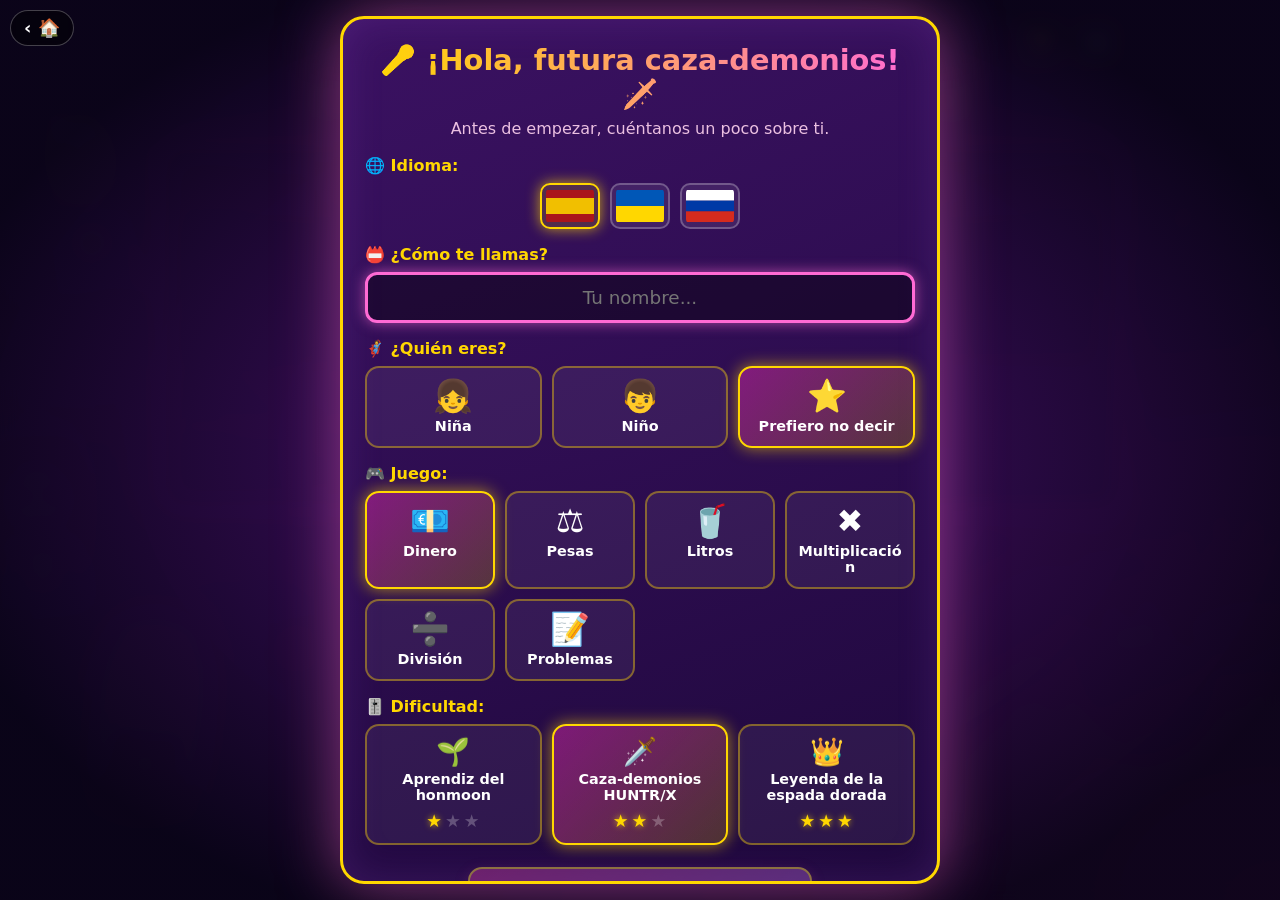
<file: huntrix.html>
<!DOCTYPE html>
<html lang="es">
<head>
  <meta charset="UTF-8" />
  <meta name="viewport" content="width=device-width, initial-scale=1.0" />
  <title>HUNTR/X Academy 💜🗡️</title>
  <link rel="stylesheet" href="style.css" />
</head>
<body>

  <a href="index.html" title="Inicio" aria-label="Inicio" style="position:fixed;top:10px;left:10px;z-index:99999;
    text-decoration:none;font:800 18px/1 system-ui,sans-serif;color:#fff;background:rgba(0,0,0,.45);
    border:1px solid rgba(255,255,255,.25);border-radius:999px;padding:8px 13px;backdrop-filter:blur(4px)">‹ 🏠</a>

  <!-- SVG спрайти (мвонети та банкноти) -->
  <svg width="0" height="0" style="position:absolute" aria-hidden="true">
    <defs>
      <!-- 1 цент -->
      <symbol id="c1" viewBox="0 0 60 60">
        <circle cx="30" cy="30" r="27" fill="#c97a3d" stroke="#7a3f12" stroke-width="2"/>
        <circle cx="30" cy="30" r="22" fill="#e09a5f" stroke="#7a3f12" stroke-width="1"/>
        <text x="30" y="38" text-anchor="middle" font-size="20" font-weight="bold" fill="#3a1a05">1</text>
      </symbol>
      <!-- 2 центи -->
      <symbol id="c2" viewBox="0 0 60 60">
        <circle cx="30" cy="30" r="28" fill="#b8682f" stroke="#5a2a08" stroke-width="2"/>
        <circle cx="30" cy="30" r="23" fill="#d88c4f" stroke="#5a2a08" stroke-width="1"/>
        <text x="30" y="38" text-anchor="middle" font-size="20" font-weight="bold" fill="#2a1004">2</text>
      </symbol>
      <!-- 5 центів -->
      <symbol id="c5" viewBox="0 0 60 60">
        <circle cx="30" cy="30" r="29" fill="#a85a26" stroke="#4a2008" stroke-width="2"/>
        <circle cx="30" cy="30" r="24" fill="#c87c44" stroke="#4a2008" stroke-width="1"/>
        <text x="30" y="38" text-anchor="middle" font-size="20" font-weight="bold" fill="#2a1004">5</text>
      </symbol>
      <!-- 10 центів -->
      <symbol id="c10" viewBox="0 0 60 60">
        <circle cx="30" cy="30" r="26" fill="#e6c44a" stroke="#7a5a10" stroke-width="2"/>
        <circle cx="30" cy="30" r="21" fill="#f2d97a" stroke="#7a5a10" stroke-width="1"/>
        <text x="30" y="38" text-anchor="middle" font-size="18" font-weight="bold" fill="#3a2a05">10</text>
      </symbol>
      <!-- 20 центів -->
      <symbol id="c20" viewBox="0 0 60 60">
        <circle cx="30" cy="30" r="27.5" fill="#d4b13a" stroke="#6a4a08" stroke-width="2"/>
        <circle cx="30" cy="30" r="22.5" fill="#ecd070" stroke="#6a4a08" stroke-width="1"/>
        <text x="30" y="38" text-anchor="middle" font-size="18" font-weight="bold" fill="#3a2a05">20</text>
      </symbol>
      <!-- 50 центів -->
      <symbol id="c50" viewBox="0 0 60 60">
        <circle cx="30" cy="30" r="29" fill="#c9a02a" stroke="#5a3a05" stroke-width="2"/>
        <circle cx="30" cy="30" r="24" fill="#e6c45a" stroke="#5a3a05" stroke-width="1"/>
        <text x="30" y="38" text-anchor="middle" font-size="18" font-weight="bold" fill="#3a2a05">50</text>
      </symbol>
      <!-- 1 євро -->
      <symbol id="e1" viewBox="0 0 60 60">
        <circle cx="30" cy="30" r="28" fill="#d4b878" stroke="#4a3a10" stroke-width="2"/>
        <circle cx="30" cy="30" r="20" fill="#b8b8b8" stroke="#4a3a10" stroke-width="1"/>
        <text x="30" y="36" text-anchor="middle" font-size="14" font-weight="bold" fill="#1a1a1a">1 €</text>
      </symbol>
      <!-- 2 євро -->
      <symbol id="e2" viewBox="0 0 60 60">
        <circle cx="30" cy="30" r="29" fill="#b8b8b8" stroke="#1a1a1a" stroke-width="2"/>
        <circle cx="30" cy="30" r="20" fill="#d4b878" stroke="#1a1a1a" stroke-width="1"/>
        <text x="30" y="36" text-anchor="middle" font-size="14" font-weight="bold" fill="#1a1a1a">2 €</text>
      </symbol>

      <!-- Реальні зображення банкнот серії Europa (Wikimedia Commons, ЄЦБ).
           Кольоровий rect під image — fallback на випадок недоступності CDN. -->
      <!-- Банкнота 5 євро -->
      <symbol id="n5" viewBox="0 0 120 60" preserveAspectRatio="xMidYMid slice">
        <rect x="0" y="0" width="120" height="60" rx="4" fill="#9ab8a8"/>
        <image href="[data-uri]"
               x="0" y="0" width="120" height="60" preserveAspectRatio="xMidYMid slice"/>
      </symbol>
      <!-- Банкнота 10 євро -->
      <symbol id="n10" viewBox="0 0 120 60" preserveAspectRatio="xMidYMid slice">
        <rect x="0" y="0" width="120" height="60" rx="4" fill="#d68a8a"/>
        <image href="[data-uri]"
               x="0" y="0" width="120" height="60" preserveAspectRatio="xMidYMid slice"/>
      </symbol>
      <!-- Банкнота 20 євро -->
      <symbol id="n20" viewBox="0 0 120 60" preserveAspectRatio="xMidYMid slice">
        <rect x="0" y="0" width="120" height="60" rx="4" fill="#7aa8d4"/>
        <image href="[data-uri]"
               x="0" y="0" width="120" height="60" preserveAspectRatio="xMidYMid slice"/>
      </symbol>
      <!-- Банкнота 50 євро -->
      <symbol id="n50" viewBox="0 0 120 60" preserveAspectRatio="xMidYMid slice">
        <rect x="0" y="0" width="120" height="60" rx="4" fill="#e8a868"/>
        <image href="[data-uri]"
               x="0" y="0" width="120" height="60" preserveAspectRatio="xMidYMid slice"/>
      </symbol>
      <!-- Банкнота 100 євро -->
      <symbol id="n100" viewBox="0 0 120 60" preserveAspectRatio="xMidYMid slice">
        <rect x="0" y="0" width="120" height="60" rx="4" fill="#9ad08a"/>
        <image href="[data-uri]"
               x="0" y="0" width="120" height="60" preserveAspectRatio="xMidYMid slice"/>
      </symbol>

      <!-- Демон Saja Boy (силует) -->
      <symbol id="demon" viewBox="0 0 100 120">
        <!-- тіло -->
        <ellipse cx="50" cy="75" rx="28" ry="35" fill="#2a0a3a"/>
        <!-- голова -->
        <circle cx="50" cy="38" r="22" fill="#3a1050"/>
        <!-- роги -->
        <path d="M 32 22 Q 28 8 22 4 L 30 18 Z" fill="#1a0428"/>
        <path d="M 68 22 Q 72 8 78 4 L 70 18 Z" fill="#1a0428"/>
        <!-- очі -->
        <ellipse cx="42" cy="38" rx="4" ry="6" fill="#ff2050"/>
        <ellipse cx="58" cy="38" rx="4" ry="6" fill="#ff2050"/>
        <circle cx="42" cy="40" r="1.5" fill="#fff"/>
        <circle cx="58" cy="40" r="1.5" fill="#fff"/>
        <!-- посмішка -->
        <path d="M 38 50 Q 50 58 62 50" stroke="#ff2050" stroke-width="2" fill="none"/>
        <!-- ікла -->
        <path d="M 44 50 L 46 56 L 48 50 Z" fill="#fff"/>
        <path d="M 52 50 L 54 56 L 56 50 Z" fill="#fff"/>
      </symbol>

      <!-- Румі — лідер HUNTR/X, темне волосся з фіолетовим пасмом -->
      <symbol id="hero-rumi" viewBox="0 0 100 120">
        <!-- довге темне волосся -->
        <path d="M 22 38 Q 16 78 26 112 L 74 112 Q 84 78 78 38 Q 72 16 50 16 Q 28 16 22 38 Z" fill="#1a0e22"/>
        <!-- фіолетове пасмо спереду -->
        <path d="M 36 22 L 32 70 L 42 72 L 46 22 Z" fill="#9a4ad4"/>
        <path d="M 56 24 L 54 50 L 60 50 L 60 24 Z" fill="#9a4ad4" opacity="0.6"/>
        <!-- обличчя -->
        <ellipse cx="50" cy="48" rx="17" ry="21" fill="#fde0c8"/>
        <!-- очі великі -->
        <ellipse cx="43" cy="49" rx="3" ry="4.5" fill="#1a0e22"/>
        <ellipse cx="57" cy="49" rx="3" ry="4.5" fill="#1a0e22"/>
        <circle cx="43.5" cy="47" r="1.2" fill="#fff"/>
        <circle cx="57.5" cy="47" r="1.2" fill="#fff"/>
        <!-- брови -->
        <path d="M 39 43 Q 43 41 47 43" stroke="#1a0e22" stroke-width="1.2" fill="none"/>
        <path d="M 53 43 Q 57 41 61 43" stroke="#1a0e22" stroke-width="1.2" fill="none"/>
        <!-- упевнена усмішка -->
        <path d="M 44 59 Q 50 63 56 59" stroke="#c84878" stroke-width="1.8" fill="none"/>
        <!-- сценічний топ фіолетовий -->
        <path d="M 30 70 L 26 112 L 74 112 L 70 70 Z" fill="#7a2ab8"/>
        <!-- хонмун-символ -->
        <circle cx="50" cy="86" r="5" fill="#ffd700" stroke="#fff" stroke-width="1.2"/>
        <path d="M 50 81 L 51 85 L 55 86 L 51 87 L 50 91 L 49 87 L 45 86 L 49 85 Z" fill="#fff" opacity="0.8"/>
      </symbol>

      <!-- Міра — танцівниця HUNTR/X, сріблясте/біляве волосся з рожевим пасмом -->
      <symbol id="hero-mira" viewBox="0 0 100 120">
        <!-- високе хвостоподібне волосся (платинова блондинка) -->
        <path d="M 26 40 Q 22 75 30 112 L 70 112 Q 78 75 74 40 Q 70 18 50 18 Q 30 18 26 40 Z" fill="#e8d8c0"/>
        <path d="M 30 22 Q 50 8 70 22 L 68 32 Q 50 22 32 32 Z" fill="#d8c8b0"/>
        <!-- рожеве пасмо -->
        <path d="M 40 24 L 38 58 L 44 58 L 46 24 Z" fill="#ff6ad4"/>
        <!-- обличчя -->
        <ellipse cx="50" cy="50" rx="16" ry="20" fill="#fde0c8"/>
        <!-- очі мигдалевидні -->
        <ellipse cx="43" cy="50" rx="2.8" ry="4" fill="#3a1a28"/>
        <ellipse cx="57" cy="50" rx="2.8" ry="4" fill="#3a1a28"/>
        <circle cx="43.5" cy="48" r="1" fill="#fff"/>
        <circle cx="57.5" cy="48" r="1" fill="#fff"/>
        <!-- довгі брови -->
        <path d="M 38 44 Q 43 42 48 44" stroke="#3a1a28" stroke-width="1.2" fill="none"/>
        <path d="M 52 44 Q 57 42 62 44" stroke="#3a1a28" stroke-width="1.2" fill="none"/>
        <!-- помада яскрава -->
        <path d="M 45 60 Q 50 63 55 60 Q 50 62 45 60 Z" fill="#ff2070"/>
        <!-- топ червоно-чорний -->
        <path d="M 32 72 L 28 112 L 72 112 L 68 72 Z" fill="#c81848"/>
        <path d="M 32 72 L 36 80 L 28 100 L 30 112 L 70 112 L 72 100 L 64 80 L 68 72 Z" fill="#1a0a18" opacity="0.6"/>
        <!-- хонмун-символ -->
        <circle cx="50" cy="88" r="5" fill="#ffd700" stroke="#fff" stroke-width="1.2"/>
      </symbol>

      <!-- Зої — реперка HUNTR/X, помаранчево-руде волосся з чубчиком -->
      <symbol id="hero-zoey" viewBox="0 0 100 120">
        <!-- коротше волосся з чубчиком (руде) -->
        <path d="M 24 42 Q 22 78 32 108 L 68 108 Q 78 78 76 42 Q 72 20 50 20 Q 28 20 24 42 Z" fill="#d44820"/>
        <!-- чубчик-каре -->
        <path d="M 30 24 Q 50 16 70 24 L 72 42 Q 60 36 50 36 Q 40 36 28 42 Z" fill="#b83410"/>
        <!-- бліки на волоссі -->
        <path d="M 32 50 L 30 80" stroke="#ff8848" stroke-width="2" opacity="0.6"/>
        <path d="M 68 50 L 70 80" stroke="#ff8848" stroke-width="2" opacity="0.6"/>
        <!-- обличчя -->
        <ellipse cx="50" cy="52" rx="17" ry="20" fill="#fde0c8"/>
        <!-- ластовиння -->
        <circle cx="44" cy="56" r="0.7" fill="#c87848" opacity="0.7"/>
        <circle cx="56" cy="56" r="0.7" fill="#c87848" opacity="0.7"/>
        <circle cx="50" cy="58" r="0.7" fill="#c87848" opacity="0.7"/>
        <!-- очі круглі великі -->
        <ellipse cx="43" cy="51" rx="3" ry="4" fill="#2a4a8a"/>
        <ellipse cx="57" cy="51" rx="3" ry="4" fill="#2a4a8a"/>
        <circle cx="43.5" cy="49" r="1.2" fill="#fff"/>
        <circle cx="57.5" cy="49" r="1.2" fill="#fff"/>
        <!-- брови -->
        <path d="M 39 45 Q 43 43 47 45" stroke="#8a3010" stroke-width="1.2" fill="none"/>
        <path d="M 53 45 Q 57 43 61 45" stroke="#8a3010" stroke-width="1.2" fill="none"/>
        <!-- широка усмішка -->
        <path d="M 42 61 Q 50 67 58 61" stroke="#c84878" stroke-width="2" fill="none"/>
        <!-- топ синьо-блакитний з мікрофонним стилем -->
        <path d="M 32 74 L 26 112 L 74 112 L 68 74 Z" fill="#28a8d4"/>
        <path d="M 40 74 L 38 88 L 62 88 L 60 74 Z" fill="#fff" opacity="0.3"/>
        <!-- хонмун-символ -->
        <circle cx="50" cy="92" r="5" fill="#ffd700" stroke="#fff" stroke-width="1.2"/>
      </symbol>

      <!-- Аліас для зворотньої сумісності зі старим кодом -->
      <symbol id="hero" viewBox="0 0 100 120"><use href="#hero-rumi"/></symbol>

      <!-- Пляшка для гри літрів. Тіло — currentColor, колір через CSS. -->
      <symbol id="bottle" viewBox="0 0 100 120">
        <!-- Тінь під пляшкою -->
        <ellipse cx="50" cy="116" rx="32" ry="3" fill="#000" opacity="0.35"/>
        <!-- Горловина (того ж кольору, що й тіло) -->
        <path d="M 24 24 Q 50 8, 76 24 L 80 36 L 20 36 Z"
              fill="currentColor" stroke="#15082a" stroke-width="2"/>
        <!-- Тіло -->
        <rect x="20" y="34" width="60" height="76" rx="10" fill="currentColor" stroke="#15082a" stroke-width="2"/>
        <!-- Лінія "рівня рідини" -->
        <path d="M 22 46 Q 50 50, 78 46" stroke="#fff" stroke-width="1.2" opacity="0.55" fill="none"/>
        <!-- Вертикальний блік -->
        <rect x="28" y="40" width="6" height="56" rx="3" fill="#fff" opacity="0.32"/>
        <!-- Маленький блік знизу -->
        <ellipse cx="62" cy="100" rx="6" ry="2" fill="#fff" opacity="0.2"/>
      </symbol>

      <!-- Гирка (kettlebell) для гри ваг. Тіло використовує currentColor, тому колір
           задається через CSS color на батьківському елементі. -->
      <symbol id="kettlebell" viewBox="0 0 100 120">
        <!-- Тінь під гиркою -->
        <ellipse cx="50" cy="114" rx="34" ry="4" fill="#000" opacity="0.35"/>
        <!-- Ручка-дужка з градієнтом сталі -->
        <defs>
          <linearGradient id="kbHandleGrad" x1="0" y1="0" x2="0" y2="1">
            <stop offset="0" stop-color="#9aa0b0"/>
            <stop offset="0.5" stop-color="#3a3f4c"/>
            <stop offset="1" stop-color="#1a1c24"/>
          </linearGradient>
        </defs>
        <path d="M 26 22 C 26 -2, 74 -2, 74 22"
              fill="none" stroke="url(#kbHandleGrad)" stroke-width="11" stroke-linecap="round"/>
        <!-- Світлий блік на ручці -->
        <path d="M 30 19 C 32 8, 42 5, 50 5"
              fill="none" stroke="#cfd4e0" stroke-width="2.5" stroke-linecap="round" opacity="0.8"/>
        <!-- Шия (з'єднання ручки з тілом) -->
        <path d="M 40 18 L 38 36 L 62 36 L 60 18 Z" fill="#1f2230"/>
        <rect x="38" y="32" width="24" height="6" rx="2" fill="#2a2e3c"/>
        <!-- Тіло гирки -->
        <ellipse cx="50" cy="76" rx="42" ry="40" fill="currentColor" stroke="#15082a" stroke-width="3"/>
        <!-- Великий блік (металевий полиск) -->
        <ellipse cx="34" cy="58" rx="14" ry="9" fill="#fff" opacity="0.42"/>
        <!-- Малий нижній блік -->
        <ellipse cx="64" cy="100" rx="10" ry="3" fill="#fff" opacity="0.2"/>
        <!-- Темне відтінення внизу -->
        <ellipse cx="50" cy="100" rx="36" ry="10" fill="#000" opacity="0.2"/>
      </symbol>

      <!-- Меч-гокком -->
      <symbol id="sword" viewBox="0 0 200 40">
        <rect x="20" y="16" width="140" height="8" fill="url(#bladegrad)" stroke="#888" stroke-width="0.5"/>
        <polygon points="160,12 180,20 160,28" fill="#e8e8ff" stroke="#666" stroke-width="0.5"/>
        <rect x="10" y="14" width="14" height="12" fill="#ffd700" stroke="#7a5a10"/>
        <rect x="2" y="17" width="10" height="6" fill="#7a3018"/>
      </symbol>

      <linearGradient id="bladegrad" x1="0" y1="0" x2="0" y2="1">
        <stop offset="0" stop-color="#ffffff"/>
        <stop offset="0.5" stop-color="#fff8c8"/>
        <stop offset="1" stop-color="#d4a830"/>
      </linearGradient>
    </defs>
  </svg>

  <!-- Декоративний фон з персонажами HUNTR/X та демонами -->
  <div class="bg-characters" aria-hidden="true">
    <svg class="bg-char bg-rumi  bg-pos-1" viewBox="0 0 100 120"><use href="#hero-rumi"/></svg>
    <svg class="bg-char bg-demon bg-pos-2" viewBox="0 0 100 120"><use href="#demon"/></svg>
    <svg class="bg-char bg-mira  bg-pos-3" viewBox="0 0 100 120"><use href="#hero-mira"/></svg>
    <svg class="bg-char bg-demon bg-pos-4" viewBox="0 0 100 120"><use href="#demon"/></svg>
    <svg class="bg-char bg-zoey  bg-pos-5" viewBox="0 0 100 120"><use href="#hero-zoey"/></svg>
    <svg class="bg-char bg-demon bg-pos-6" viewBox="0 0 100 120"><use href="#demon"/></svg>
    <!-- Сяючий хонмун-символ -->
    <div class="honmoon-bg honmoon-pos-1">✦</div>
    <div class="honmoon-bg honmoon-pos-2">✧</div>
    <div class="honmoon-bg honmoon-pos-3">★</div>
    <div class="honmoon-bg honmoon-pos-4">✦</div>
  </div>

  <div class="app">
    <header>
      <button class="settings-btn challenge-btn" id="challengeBtn" title="Challenge" aria-label="Challenge">🏆</button>
      <button class="settings-btn" id="settingsBtn" title="Settings" aria-label="Settings">⚙️</button>
      <h1 id="appTitle">🎤 HUNTR/X Academy 🗡️</h1>
      <div class="goals-bar" id="goalsBar" hidden></div>
      <div class="player-chip" id="playerChip" hidden>
        <span class="player-avatar" id="playerAvatar">⭐</span>
        <span class="player-name" id="playerName"></span>
        <span class="player-diff" id="playerDiff"></span>
      </div>
      <div class="stats">
        <div class="stat"><span id="lblScore">💜 Демонів знищено:</span> <span id="score">0</span></div>
        <div class="stat"><span id="lblStreak">🔥 Серія:</span> <span id="streak">0</span></div>
        <div class="stat"><span id="lblRound">🎯 Раунд:</span> <span id="round">1</span></div>
      </div>
    </header>

    <main id="game">
      <div class="task-card" id="taskCard">
        <div class="task-text" id="taskText">Завантаження...</div>
        <div class="task-area" id="taskArea"></div>
        <div class="controls" id="controls"></div>
        <div class="feedback" id="feedback"></div>
        <div class="next-round-wrap">
          <button class="btn next-round" id="nextRoundBtn">⏭️ Наступний раунд</button>
        </div>
      </div>
    </main>

    <div class="animation-overlay" id="animOverlay">
      <div class="anim-stage" id="animStage"></div>
    </div>
  </div>

  <!-- Вітальна модалка (показується при першому запуску) -->
  <div class="welcome-overlay" id="welcomeOverlay" hidden>
    <div class="welcome-card">
      <h2 class="welcome-title" id="welcomeTitle">🎤 ¡Hola, futura caza-demonios! 🗡️</h2>
      <p class="welcome-sub"  id="welcomeSub">Antes de empezar, cuéntanos un poco sobre ti.</p>

      <div class="welcome-section">
        <label class="welcome-label" id="welcomeLangLabel">🌐 Idioma:</label>
        <div class="welcome-flags" id="welcomeFlags">
          <button class="flag" data-lang="es" title="Español"><svg viewBox="0 0 60 40" width="48" height="34"><rect width="60" height="10" fill="#aa151b"/><rect y="10" width="60" height="20" fill="#f1bf00"/><rect y="30" width="60" height="10" fill="#aa151b"/></svg></button>
          <button class="flag" data-lang="uk" title="Українська"><svg viewBox="0 0 60 40" width="48" height="34"><rect width="60" height="20" fill="#0057b7"/><rect y="20" width="60" height="20" fill="#ffd700"/></svg></button>
          <button class="flag" data-lang="ru" title="Русский"><svg viewBox="0 0 60 40" width="48" height="34"><rect width="60" height="13.33" fill="#fff"/><rect y="13.33" width="60" height="13.33" fill="#0039a6"/><rect y="26.66" width="60" height="13.34" fill="#d52b1e"/></svg></button>
        </div>
      </div>

      <div class="welcome-section">
        <label class="welcome-label" for="welcomeName" id="welcomeNameLabel">📛 ¿Cómo te llamas?</label>
        <input type="text" id="welcomeName" class="welcome-input" maxlength="20" autocomplete="off" placeholder="..." />
      </div>

      <div class="welcome-section">
        <label class="welcome-label" id="welcomeGenderLabel">🦸 ¿Quién eres?</label>
        <div class="gender-grid" id="genderGrid">
          <button class="gender-btn" data-gender="f">
            <span class="gender-emoji">👧</span>
            <span class="gender-text" data-g-text="f">Niña</span>
          </button>
          <button class="gender-btn" data-gender="m">
            <span class="gender-emoji">👦</span>
            <span class="gender-text" data-g-text="m">Niño</span>
          </button>
          <button class="gender-btn" data-gender="n">
            <span class="gender-emoji">⭐</span>
            <span class="gender-text" data-g-text="n">Prefiero no decir</span>
          </button>
        </div>
      </div>

      <div class="welcome-section">
        <label class="welcome-label" id="welcomeGameLabel">🎮 Juego:</label>
        <div class="gender-grid three-col" id="welcomeGameGrid">
          <!-- Картки ігор рендеряться JS з реєстру window.Games -->
        </div>
      </div>

      <div class="welcome-section">
        <label class="welcome-label" id="welcomeDiffLabel">🎚️ Dificultad:</label>
        <div class="gender-grid" id="welcomeDiffGrid">
          <button class="gender-btn diff-card" data-w-diff="easy">
            <span class="gender-emoji">🌱</span>
            <span class="gender-text" data-w-diff-text="easy">Aprendiz</span>
            <span class="diff-stars" aria-label="1/3"><span class="s on">★</span><span class="s">★</span><span class="s">★</span></span>
          </button>
          <button class="gender-btn diff-card" data-w-diff="medium">
            <span class="gender-emoji">🗡️</span>
            <span class="gender-text" data-w-diff-text="medium">Cazador</span>
            <span class="diff-stars" aria-label="2/3"><span class="s on">★</span><span class="s on">★</span><span class="s">★</span></span>
          </button>
          <button class="gender-btn diff-card" data-w-diff="hard">
            <span class="gender-emoji">👑</span>
            <span class="gender-text" data-w-diff-text="hard">Leyenda</span>
            <span class="diff-stars" aria-label="3/3"><span class="s on">★</span><span class="s on">★</span><span class="s on">★</span></span>
          </button>
        </div>
      </div>

      <div class="welcome-actions">
        <button class="btn welcome-cancel" id="welcomeCancel" hidden>✖️ Cancelar</button>
        <button class="btn welcome-start" id="welcomeStart">🗡️ ¡Empezar entrenamiento!</button>
      </div>
    </div>
  </div>

  <!-- Челендж — батьківський режим: один рівень + цілі по іграх -->
  <div class="welcome-overlay" id="challengeOverlay" hidden>
    <div class="welcome-card challenge-card">
      <h2 class="welcome-title" id="challengeTitle">🏆 Challenge mode</h2>
      <p class="welcome-sub" id="challengeSub">Pick a difficulty and how many rounds per game.</p>

      <div class="welcome-section" id="challengeDiffSection">
        <label class="welcome-label" id="challengeDiffLabel">🎚️ Складність (одна для всіх):</label>
        <div class="gender-grid three-col" id="challengeDiffGrid">
          <button class="gender-btn diff-card" data-c-diff="easy">
            <span class="gender-emoji">🌱</span>
            <span class="gender-text" data-c-diff-text="easy">Easy</span>
            <span class="diff-stars"><span class="s on">★</span><span class="s">★</span><span class="s">★</span></span>
          </button>
          <button class="gender-btn diff-card" data-c-diff="medium">
            <span class="gender-emoji">🗡️</span>
            <span class="gender-text" data-c-diff-text="medium">Medium</span>
            <span class="diff-stars"><span class="s on">★</span><span class="s on">★</span><span class="s">★</span></span>
          </button>
          <button class="gender-btn diff-card" data-c-diff="hard">
            <span class="gender-emoji">👑</span>
            <span class="gender-text" data-c-diff-text="hard">Hard</span>
            <span class="diff-stars"><span class="s on">★</span><span class="s on">★</span><span class="s on">★</span></span>
          </button>
        </div>
      </div>

      <div class="welcome-section">
        <label class="welcome-label" id="challengeGoalsLabel">🎯 Ціль по іграх:</label>
        <div class="challenge-goals" id="challengeGoals"></div>
      </div>

      <div class="welcome-actions">
        <button class="btn welcome-cancel" id="challengeCancel">✖️ Скасувати</button>
        <button class="btn welcome-start" id="challengeStart">🚀 Почати челендж</button>
      </div>
    </div>
  </div>

  <!-- Підсумок челенджу -->
  <div class="welcome-overlay" id="summaryOverlay" hidden>
    <div class="welcome-card summary-card">
      <h2 class="welcome-title">🏆 <span id="summaryTitleText">Challenge complete!</span> 🎉</h2>
      <div class="summary-body" id="summaryBody"></div>
      <div class="welcome-actions">
        <button class="btn welcome-start" id="summaryClose">✅ ОК</button>
      </div>
    </div>
  </div>

  <script src="script.js"></script>
  <script src="weights-game.js"></script>
  <script src="volumes-game.js"></script>
  <script src="multiplication-game.js"></script>
  <script src="division-game.js"></script>
  <script src="problems-game.js"></script>
</body>
</html>
</file>
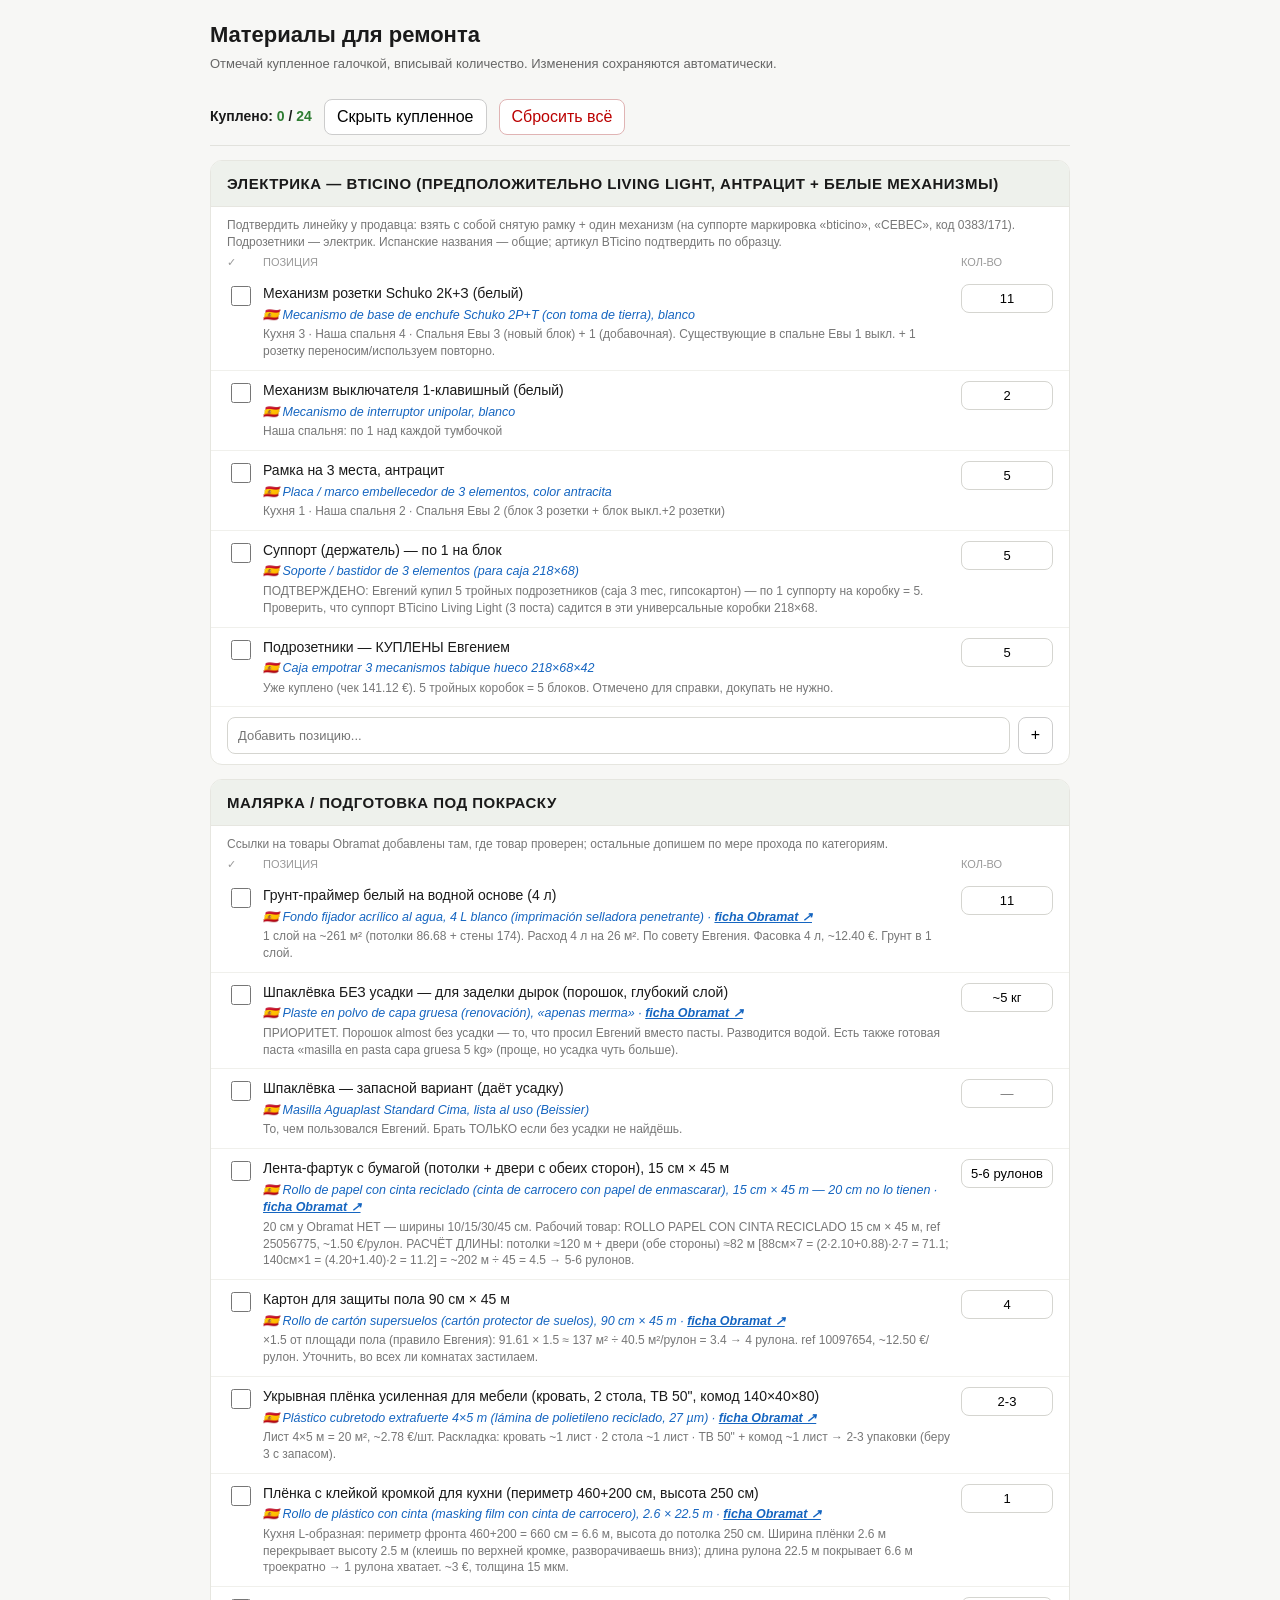
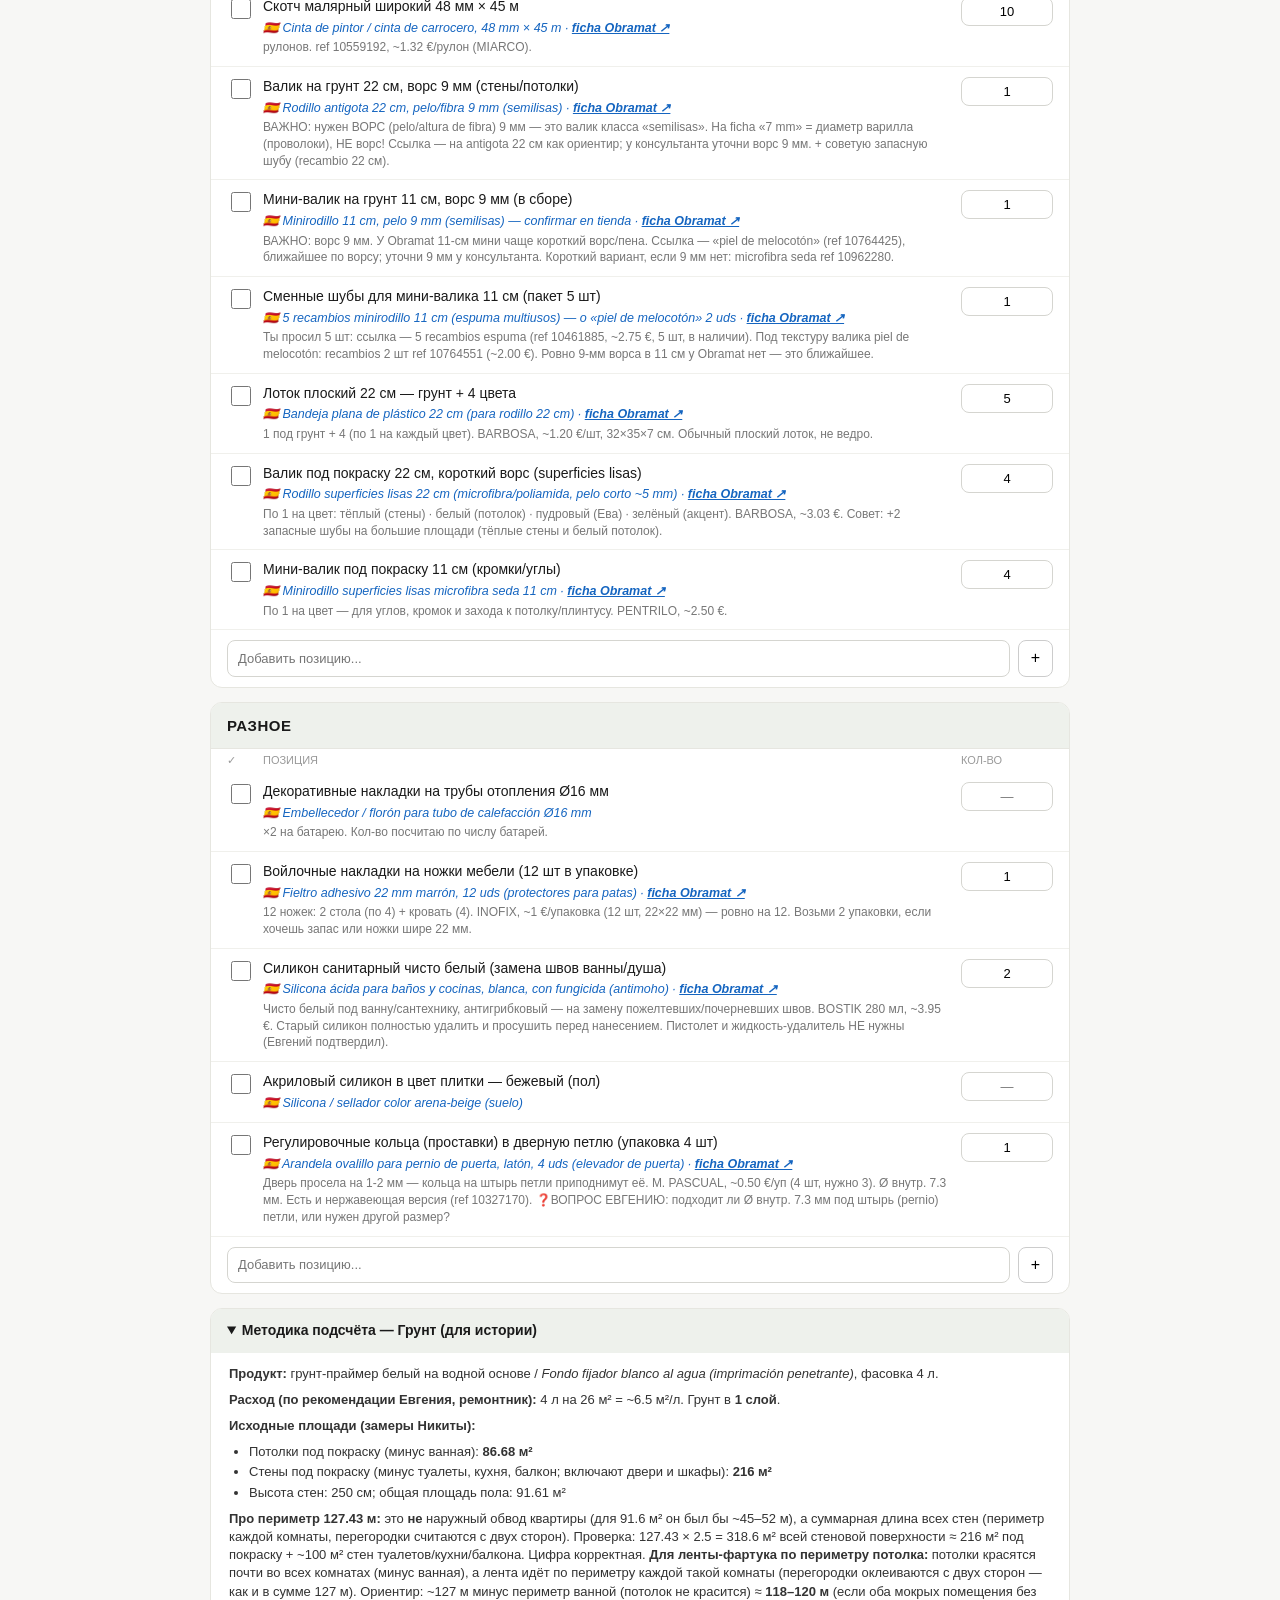
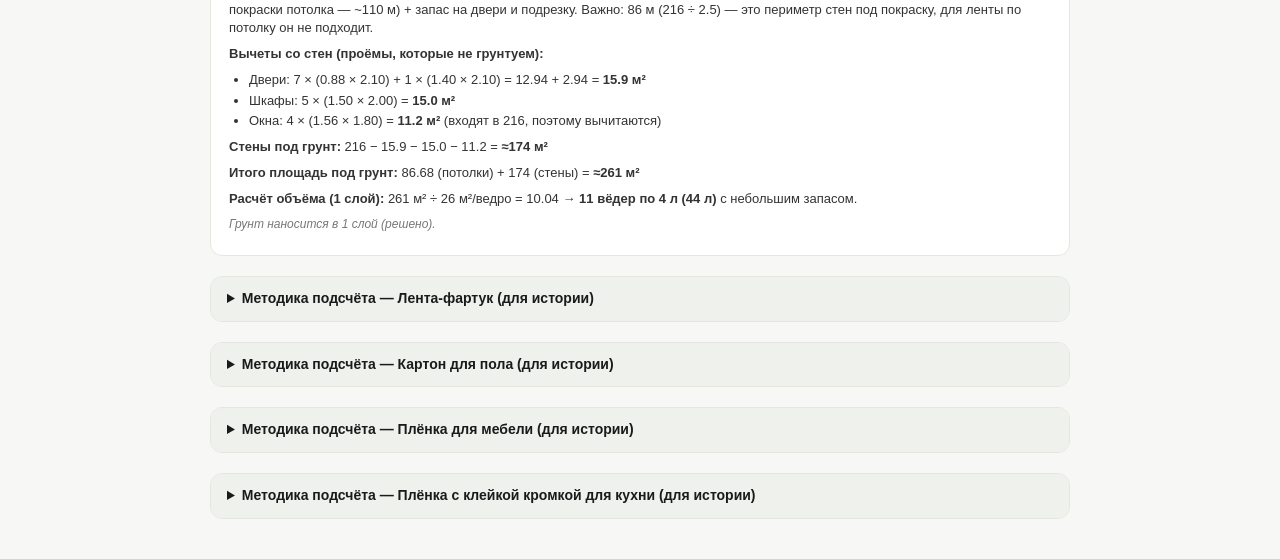
<file: remont-checklist.html>
<!DOCTYPE html>
<html lang="ru">
<head>
<meta charset="utf-8">
<meta name="viewport" content="width=device-width, initial-scale=1">
<title>Список материалов для ремонта</title>
<style>
:root { color-scheme: light; }
* { box-sizing: border-box; }
body {
  font-family: -apple-system, BlinkMacSystemFont, "Segoe UI", Roboto, sans-serif;
  background: #f7f7f5; color: #1a1a1a; margin: 0; padding: 20px; line-height: 1.4;
}
.wrap { max-width: 860px; margin: 0 auto; }
h1 { font-size: 22px; margin: 0 0 4px; }
.sub { color: #666; font-size: 13px; margin-bottom: 16px; }
.bar {
  position: sticky; top: 0; background: #f7f7f5; padding: 10px 0; z-index: 5;
  display: flex; align-items: center; gap: 12px; flex-wrap: wrap;
  border-bottom: 1px solid #e2e2dd; margin-bottom: 14px;
}
.progress { font-size: 14px; font-weight: 600; }
.progress span { color: #2e7d32; }
button {
  font: inherit; border: 1px solid #ccc; background: #fff; border-radius: 8px;
  padding: 6px 12px; cursor: pointer;
}
button:hover { background: #f0f0ee; }
.btn-reset { color: #b00; border-color: #e0b4b4; }
.cat { background: #fff; border: 1px solid #e6e6e0; border-radius: 12px; margin-bottom: 14px; overflow: hidden; }
.cat > h2 {
  font-size: 15px; margin: 0; padding: 12px 16px; background: #eef1ec;
  border-bottom: 1px solid #e6e6e0; text-transform: uppercase; letter-spacing: .5px;
}
.row {
  display: grid; grid-template-columns: 26px 1fr 92px; gap: 10px; align-items: start;
  padding: 10px 16px; border-bottom: 1px solid #f0f0ec;
}
.row:last-child { border-bottom: none; }
.row.done .name { text-decoration: line-through; color: #999; }
input[type=checkbox] { width: 20px; height: 20px; margin-top: 2px; cursor: pointer; accent-color: #2e7d32; }
.name { font-size: 14px; }
.note { display: block; color: #777; font-size: 12px; margin-top: 2px; }
.es { display: block; color: #1565c0; font-size: 12.5px; margin-top: 3px; font-style: italic; }
.es a { color: #1565c0; font-weight: 600; text-decoration: underline; }
.qty { width: 100%; padding: 6px 8px; border: 1px solid #d5d5d0; border-radius: 8px; font-size: 13px; text-align: center; }
.qty:focus { outline: 2px solid #2e7d32; border-color: #2e7d32; }
.addrow { display: flex; gap: 8px; padding: 10px 16px; }
.addrow input { flex: 1; padding: 6px 10px; border: 1px solid #d5d5d0; border-radius: 8px; font-size: 13px; }
.del { border: none; background: none; color: #c00; cursor: pointer; font-size: 16px; padding: 0 4px; align-self: center; }
.hdr { display: grid; grid-template-columns: 26px 1fr 92px; gap: 10px; padding: 4px 16px; font-size: 11px; color: #999; text-transform: uppercase; }
.method { background: #fff; border: 1px solid #e6e6e0; border-radius: 12px; margin-bottom: 20px; overflow: hidden; }
.method > summary { font-size: 14px; font-weight: 600; padding: 12px 16px; background: #eef1ec; cursor: pointer; }
.method-body { padding: 4px 18px 14px; font-size: 13px; color: #333; }
.method-body ul { margin: 4px 0 8px; padding-left: 20px; }
.method-body li { margin: 2px 0; }
.method-body p { margin: 8px 0; }
.method-note { color: #777; font-size: 12px; font-style: italic; }
</style>
</head>
<body>
<div class="wrap">
  <h1>Материалы для ремонта</h1>
  <div class="sub">Отмечай купленное галочкой, вписывай количество. Изменения сохраняются автоматически.</div>
  <div class="bar">
    <div class="progress">Куплено: <span id="pc">0</span> / <span id="pt">0</span></div>
    <button id="collapseBtn">Скрыть купленное</button>
    <button class="btn-reset" id="resetBtn">Сбросить всё</button>
  </div>
  <div id="app"></div>

  <details class="method" open>
    <summary>Методика подсчёта — Грунт (для истории)</summary>
    <div class="method-body">
      <p><b>Продукт:</b> грунт-праймер белый на водной основе / <i>Fondo fijador blanco al agua (imprimación penetrante)</i>, фасовка 4 л.</p>
      <p><b>Расход (по рекомендации Евгения, ремонтник):</b> 4 л на 26 м² = ~6.5 м²/л. Грунт в <b>1 слой</b>.</p>
      <p><b>Исходные площади (замеры Никиты):</b></p>
      <ul>
        <li>Потолки под покраску (минус ванная): <b>86.68 м²</b></li>
        <li>Стены под покраску (минус туалеты, кухня, балкон; включают двери и шкафы): <b>216 м²</b></li>
        <li>Высота стен: 250 см; общая площадь пола: 91.61 м²</li>
      </ul>
      <p><b>Про периметр 127.43 м:</b> это <b>не</b> наружный обвод квартиры (для 91.6 м² он был бы ~45–52 м), а суммарная длина всех стен (периметр каждой комнаты, перегородки считаются с двух сторон). Проверка: 127.43 × 2.5 = 318.6 м² всей стеновой поверхности ≈ 216 м² под покраску + ~100 м² стен туалетов/кухни/балкона. Цифра корректная. <b>Для ленты-фартука по периметру потолка:</b> потолки красятся почти во всех комнатах (минус ванная), а лента идёт по периметру каждой такой комнаты (перегородки оклеиваются с двух сторон — как и в сумме 127 м). Ориентир: ~127 м минус периметр ванной (потолок не красится) ≈ <b>118–120 м</b> (если оба мокрых помещения без покраски потолка — ~110 м) + запас на двери и подрезку. Важно: 86 м (216 ÷ 2.5) — это периметр стен под покраску, для ленты по потолку он не подходит.</p>
      <p><b>Вычеты со стен (проёмы, которые не грунтуем):</b></p>
      <ul>
        <li>Двери: 7 × (0.88 × 2.10) + 1 × (1.40 × 2.10) = 12.94 + 2.94 = <b>15.9 м²</b></li>
        <li>Шкафы: 5 × (1.50 × 2.00) = <b>15.0 м²</b></li>
        <li>Окна: 4 × (1.56 × 1.80) = <b>11.2 м²</b> (входят в 216, поэтому вычитаются)</li>
      </ul>
      <p><b>Стены под грунт:</b> 216 − 15.9 − 15.0 − 11.2 = <b>≈174 м²</b></p>
      <p><b>Итого площадь под грунт:</b> 86.68 (потолки) + 174 (стены) = <b>≈261 м²</b></p>
      <p><b>Расчёт объёма (1 слой):</b> 261 м² ÷ 26 м²/ведро = 10.04 → <b>11 вёдер по 4 л (44 л)</b> с небольшим запасом.</p>
      <p class="method-note">Грунт наносится в 1 слой (решено).</p>
    </div>
  </details>

  <details class="method">
    <summary>Методика подсчёта — Лента-фартук (для истории)</summary>
    <div class="method-body">
      <p><b>Товар:</b> Rollo papel con cinta 15 см × 45 м (Obramat ref 25056775).</p>
      <p><b>Что оклеиваем:</b> периметр красящихся потолков + двери с обеих сторон.</p>
      <ul>
        <li>Периметр потолков ≈ <b>120 м</b> (127.43 м всех стен минус периметр ванной, где потолок не красится).</li>
        <li>Двери 88 см ×7: (2·2.10 + 0.88) · 2 стороны · 7 = <b>71.1 м</b></li>
        <li>Дверь 140 см ×1: (2·2.10 + 1.40) · 2 стороны = <b>11.2 м</b></li>
        <li>Двери итого ≈ <b>82 м</b></li>
      </ul>
      <p><b>Всего:</b> 120 + 82 = <b>≈202 м</b> ÷ 45 м/рулон = 4.5 → <b>5–6 рулонов</b>.</p>
    </div>
  </details>

  <details class="method">
    <summary>Методика подсчёта — Картон для пола (для истории)</summary>
    <div class="method-body">
      <p><b>Товар:</b> Rollo de cartón supersuelos 90 см × 45 м = 0.9 × 45 = <b>40.5 м²/рулон</b> (Obramat ref 10097654).</p>
      <p><b>Правило Евгения:</b> ×1.5 от площади пола (нахлёст + двойной слой в проходах).</p>
      <ul>
        <li>Площадь пола: <b>91.61 м²</b></li>
        <li>×1.5 = <b>≈137 м²</b> картона</li>
      </ul>
      <p><b>Итого:</b> 137 ÷ 40.5 = 3.4 → <b>4 рулона</b> (~12.50 €/шт). Уточнить, во всех ли комнатах застилаем пол.</p>
    </div>
  </details>

  <details class="method">
    <summary>Методика подсчёта — Плёнка для мебели (для истории)</summary>
    <div class="method-body">
      <p><b>Товар:</b> Plástico cubretodo extrafuerte 4×5 м = 20 м²/лист (Obramat ref 10967194).</p>
      <p><b>Раскладка по предметам:</b></p>
      <ul>
        <li>Двуспальная кровать → ~1 лист (20 м² с запасом)</li>
        <li>2 обеденных стола → ~1 лист (режется на два куска)</li>
        <li>ТВ 50" + комод 140×40×80 → ~1 лист (оба небольшие)</li>
      </ul>
      <p><b>Итого:</b> <b>2–3 упаковки</b> (беру 3 с запасом, ~2.78 €/шт).</p>
    </div>
  </details>

  <details class="method">
    <summary>Методика подсчёта — Плёнка с клейкой кромкой для кухни (для истории)</summary>
    <div class="method-body">
      <p><b>Товар:</b> Rollo plástico con cinta 2.6 × 22.5 м (Obramat ref 10963043).</p>
      <p><b>Кухня L-образная:</b> периметр фронта 460 + 200 = <b>660 см = 6.6 м</b>, высота до потолка <b>250 см</b>.</p>
      <ul>
        <li>Ширина плёнки 2.6 м перекрывает высоту 2.5 м (клеишь по верхней кромке, разворачиваешь вниз).</li>
        <li>Длина рулона 22.5 м покрывает 6.6 м троекратно.</li>
      </ul>
      <p><b>Итого:</b> <b>1 рулон</b> (~3 €).</p>
    </div>
  </details>
</div>

<script>
const DATA = [
  { cat: "Электрика — BTicino (предположительно Living Light, антрацит + белые механизмы)", note: "Подтвердить линейку у продавца: взять с собой снятую рамку + один механизм (на суппорте маркировка «bticino», «CEBEC», код 0383/171). Подрозетники — электрик. Испанские названия — общие; артикул BTicino подтвердить по образцу.", items: [
    { n: "Механизм розетки Schuko 2К+З (белый)", es: "Mecanismo de base de enchufe Schuko 2P+T (con toma de tierra), blanco", q: "11", note: "Кухня 3 · Наша спальня 4 · Спальня Евы 3 (новый блок) + 1 (добавочная). Существующие в спальне Евы 1 выкл. + 1 розетку переносим/используем повторно." },
    { n: "Механизм выключателя 1-клавишный (белый)", es: "Mecanismo de interruptor unipolar, blanco", q: "2", note: "Наша спальня: по 1 над каждой тумбочкой" },
    { n: "Рамка на 3 места, антрацит", es: "Placa / marco embellecedor de 3 elementos, color antracita", q: "5", note: "Кухня 1 · Наша спальня 2 · Спальня Евы 2 (блок 3 розетки + блок выкл.+2 розетки)" },
    { n: "Суппорт (держатель) — по 1 на блок", es: "Soporte / bastidor de 3 elementos (para caja 218×68)", q: "5", note: "ПОДТВЕРЖДЕНО: Евгений купил 5 тройных подрозетников (caja 3 mec, гипсокартон) — по 1 суппорту на коробку = 5. Проверить, что суппорт BTicino Living Light (3 поста) садится в эти универсальные коробки 218×68." },
    { n: "Подрозетники — КУПЛЕНЫ Евгением", es: "Caja empotrar 3 mecanismos tabique hueco 218×68×42", q: "5", note: "Уже куплено (чек 141.12 €). 5 тройных коробок = 5 блоков. Отмечено для справки, докупать не нужно." },
  ]},
  { cat: "Малярка / подготовка под покраску", note: "Ссылки на товары Obramat добавлены там, где товар проверен; остальные допишем по мере прохода по категориям.", items: [
    { n: "Грунт-праймер белый на водной основе (4 л)", es: "Fondo fijador acrílico al agua, 4 L blanco (imprimación selladora penetrante)", url: "https://www.obramat.es/productos/fondo-fijador-acrilico-4l-blanco-10932495.html", q: "11", note: "1 слой на ~261 м² (потолки 86.68 + стены 174). Расход 4 л на 26 м². По совету Евгения. Фасовка 4 л, ~12.40 €. Грунт в 1 слой." },
    { n: "Шпаклёвка БЕЗ усадки — для заделки дырок (порошок, глубокий слой)", es: "Plaste en polvo de capa gruesa (renovación), «apenas merma»", url: "https://www.obramat.es/productos/plaste-en-polvo-capa-gruesa-renovacion-2h-15kg-10946075.html", q: "~5 кг", note: "ПРИОРИТЕТ. Порошок almost без усадки — то, что просил Евгений вместо пасты. Разводится водой. Есть также готовая паста «masilla en pasta capa gruesa 5 kg» (проще, но усадка чуть больше)." },
    { n: "Шпаклёвка — запасной вариант (даёт усадку)", es: "Masilla Aguaplast Standard Cima, lista al uso (Beissier)", q: "", note: "То, чем пользовался Евгений. Брать ТОЛЬКО если без усадки не найдёшь." },
    { n: "Лента-фартук с бумагой (потолки + двери с обеих сторон), 15 см × 45 м", es: "Rollo de papel con cinta reciclado (cinta de carrocero con papel de enmascarar), 15 cm × 45 m — 20 cm no lo tienen", url: "https://www.obramat.es/productos/rollo-papel-con-cinta-reciclado-15cm-x-45m-25056775.html", q: "5-6 рулонов", note: "20 см у Obramat НЕТ — ширины 10/15/30/45 см. Рабочий товар: ROLLO PAPEL CON CINTA RECICLADO 15 см × 45 м, ref 25056775, ~1.50 €/рулон. РАСЧЁТ ДЛИНЫ: потолки ≈120 м + двери (обе стороны) ≈82 м [88см×7 = (2·2.10+0.88)·2·7 = 71.1; 140см×1 = (4.20+1.40)·2 = 11.2] = ~202 м ÷ 45 = 4.5 → 5-6 рулонов." },
    { n: "Картон для защиты пола 90 см × 45 м", es: "Rollo de cartón supersuelos (cartón protector de suelos), 90 cm × 45 m", url: "https://www.obramat.es/productos/rollo-de-carton-supersuelos-90cm-x-45m-10097654.html", q: "4", note: "×1.5 от площади пола (правило Евгения): 91.61 × 1.5 ≈ 137 м² ÷ 40.5 м²/рулон = 3.4 → 4 рулона. ref 10097654, ~12.50 €/рулон. Уточнить, во всех ли комнатах застилаем." },
    { n: "Укрывная плёнка усиленная для мебели (кровать, 2 стола, ТВ 50\", комод 140×40×80)", es: "Plástico cubretodo extrafuerte 4×5 m (lámina de polietileno reciclado, 27 µm)", url: "https://www.obramat.es/productos/plastico-cubretodo-extrafuerte-4x5m-reciclado-10967194.html", q: "2-3", note: "Лист 4×5 м = 20 м², ~2.78 €/шт. Раскладка: кровать ~1 лист · 2 стола ~1 лист · ТВ 50\" + комод ~1 лист → 2-3 упаковки (беру 3 с запасом)." },
    { n: "Плёнка с клейкой кромкой для кухни (периметр 460+200 см, высота 250 см)", es: "Rollo de plástico con cinta (masking film con cinta de carrocero), 2.6 × 22.5 m", url: "https://www.obramat.es/productos/rollo-plastico-reciclado-con-cinta-2-6x22-5-m-10963043.html", q: "1", note: "Кухня L-образная: периметр фронта 460+200 = 660 см = 6.6 м, высота до потолка 250 см. Ширина плёнки 2.6 м перекрывает высоту 2.5 м (клеишь по верхней кромке, разворачиваешь вниз); длина рулона 22.5 м покрывает 6.6 м троекратно → 1 рулона хватает. ~3 €, толщина 15 мкм." },
    { n: "Скотч малярный широкий 48 мм × 45 м", es: "Cinta de pintor / cinta de carrocero, 48 mm × 45 m", url: "https://www.obramat.es/productos/cinta-de-pintor-48-mm-x-45-m-10559192.html", q: "10", note: "рулонов. ref 10559192, ~1.32 €/рулон (MIARCO)." },
    { n: "Валик на грунт 22 см, ворс 9 мм (стены/потолки)", es: "Rodillo antigota 22 cm, pelo/fibra 9 mm (semilisas)", url: "https://www.obramat.es/productos/rodillo-superficies-lisas-antigota-22-cm-10764831.html", q: "1", note: "ВАЖНО: нужен ВОРС (pelo/altura de fibra) 9 мм — это валик класса «semilisas». На ficha «7 mm» = диаметр варилла (проволоки), НЕ ворс! Ссылка — на antigota 22 см как ориентир; у консультанта уточни ворс 9 мм. + советую запасную шубу (recambio 22 см)." },
    { n: "Мини-валик на грунт 11 см, ворс 9 мм (в сборе)", es: "Minirodillo 11 cm, pelo 9 mm (semilisas) — confirmar en tienda", url: "https://www.obramat.es/productos/minirodillo-piel-de-melocoton-11cm-10764425.html", q: "1", note: "ВАЖНО: ворс 9 мм. У Obramat 11-см мини чаще короткий ворс/пена. Ссылка — «piel de melocotón» (ref 10764425), ближайшее по ворсу; уточни 9 мм у консультанта. Короткий вариант, если 9 мм нет: microfibra seda ref 10962280." },
    { n: "Сменные шубы для мини-валика 11 см (пакет 5 шт)", es: "5 recambios minirodillo 11 cm (espuma multiusos) — o «piel de melocotón» 2 uds", url: "https://www.obramat.es/productos/5-recambios-espuma-multiusos-11cm-10461885.html", q: "1", note: "Ты просил 5 шт: ссылка — 5 recambios espuma (ref 10461885, ~2.75 €, 5 шт, в наличии). Под текстуру валика piel de melocotón: recambios 2 шт ref 10764551 (~2.00 €). Ровно 9-мм ворса в 11 см у Obramat нет — это ближайшее." },
    { n: "Лоток плоский 22 см — грунт + 4 цвета", es: "Bandeja plana de plástico 22 cm (para rodillo 22 cm)", url: "https://www.obramat.es/productos/bandeja-plana-de-plastico-22cm-25051732.html", q: "5", note: "1 под грунт + 4 (по 1 на каждый цвет). BARBOSA, ~1.20 €/шт, 32×35×7 см. Обычный плоский лоток, не ведро." },
    { n: "Валик под покраску 22 см, короткий ворс (superficies lisas)", es: "Rodillo superficies lisas 22 cm (microfibra/poliamida, pelo corto ~5 mm)", url: "https://www.obramat.es/productos/rodillo-superficies-lisas-22cm-10763543.html", q: "4", note: "По 1 на цвет: тёплый (стены) · белый (потолок) · пудровый (Ева) · зелёный (акцент). BARBOSA, ~3.03 €. Совет: +2 запасные шубы на большие площади (тёплые стены и белый потолок)." },
    { n: "Мини-валик под покраску 11 см (кромки/углы)", es: "Minirodillo superficies lisas microfibra seda 11 cm", url: "https://www.obramat.es/productos/minirodillo-superficies-lisas-microfibra-seda-11-cm-10962280.html", q: "4", note: "По 1 на цвет — для углов, кромок и захода к потолку/плинтусу. PENTRILO, ~2.50 €." },
  ]},
  { cat: "Разное", note: "", items: [
    { n: "Декоративные накладки на трубы отопления Ø16 мм", es: "Embellecedor / florón para tubo de calefacción Ø16 mm", q: "", note: "×2 на батарею. Кол-во посчитаю по числу батарей." },
    { n: "Войлочные накладки на ножки мебели (12 шт в упаковке)", es: "Fieltro adhesivo 22 mm marrón, 12 uds (protectores para patas)", url: "https://www.obramat.es/productos/fieltro-adhesivo-22mm-marron-12uds-10197845.html", q: "1", note: "12 ножек: 2 стола (по 4) + кровать (4). INOFIX, ~1 €/упаковка (12 шт, 22×22 мм) — ровно на 12. Возьми 2 упаковки, если хочешь запас или ножки шире 22 мм." },
    { n: "Силикон санитарный чисто белый (замена швов ванны/душа)", es: "Silicona ácida para baños y cocinas, blanca, con fungicida (antimoho)", url: "https://www.obramat.es/productos/silicona-acida-para-banos-y-cocinas-280ml-blanca-10968370.html", q: "2", note: "Чисто белый под ванну/сантехнику, антигрибковый — на замену пожелтевших/почерневших швов. BOSTIK 280 мл, ~3.95 €. Старый силикон полностью удалить и просушить перед нанесением. Пистолет и жидкость-удалитель НЕ нужны (Евгений подтвердил)." },
    { n: "Акриловый силикон в цвет плитки — бежевый (пол)", es: "Silicona / sellador color arena-beige (suelo)", q: "", note: "" },
    { n: "Регулировочные кольца (проставки) в дверную петлю (упаковка 4 шт)", es: "Arandela ovalillo para pernio de puerta, latón, 4 uds (elevador de puerta)", url: "https://www.obramat.es/productos/arandela-ovalillo-para-pernio-de-puerta-laton-4uds-10083983.html", q: "1", note: "Дверь просела на 1-2 мм — кольца на штырь петли приподнимут её. M. PASCUAL, ~0.50 €/уп (4 шт, нужно 3). Ø внутр. 7.3 мм. Есть и нержавеющая версия (ref 10327170). ❓ВОПРОС ЕВГЕНИЮ: подходит ли Ø внутр. 7.3 мм под штырь (pernio) петли, или нужен другой размер?" },
  ]},
];

const KEY = "remont-checklist-v1";
function load() { try { return JSON.parse(localStorage.getItem(KEY)) || {}; } catch(e) { return {}; } }
function save(s) { localStorage.setItem(KEY, JSON.stringify(s)); }
let state = load();
let hideDone = false;

function id(c, i) { return c + "|" + i; }

function render() {
  const app = document.getElementById("app");
  app.innerHTML = "";
  let total = 0, done = 0;
  DATA.forEach((cat, ci) => {
    const box = document.createElement("div");
    box.className = "cat";
    let h = `<h2>${cat.cat}</h2>`;
    if (cat.note) h += `<div class="note" style="padding:8px 16px 0">${cat.note}</div>`;
    h += `<div class="hdr"><div>✓</div><div>Позиция</div><div>Кол-во</div></div>`;
    box.innerHTML = h;
    cat.items.forEach((it, ii) => {
      const k = id(ci, ii);
      const st = state[k] || {};
      const checked = !!st.done;
      total++; if (checked) done++;
      if (hideDone && checked) return;
      const row = document.createElement("div");
      row.className = "row" + (checked ? " done" : "");
      row.innerHTML =
        `<input type="checkbox" ${checked ? "checked" : ""} data-k="${k}">` +
        `<div class="name">${it.n}` +
          (it.es ? `<span class="es">🇪🇸 ${it.es}${it.url ? ` · <a href="${it.url}" target="_blank" rel="noopener">ficha Obramat ↗</a>` : ""}</span>` : "") +
          (it.note ? `<span class="note">${it.note}</span>` : "") +
        `</div>` +
        `<input class="qty" data-k="${k}" value="${st.qty !== undefined ? st.qty : it.q}" placeholder="—">`;
      box.appendChild(row);
    });
    // custom items for this category
    const custom = (state["_custom_" + ci] || []);
    custom.forEach((c, idx) => {
      total++; if (c.done) done++;
      if (hideDone && c.done) return;
      const row = document.createElement("div");
      row.className = "row" + (c.done ? " done" : "");
      row.innerHTML =
        `<input type="checkbox" ${c.done ? "checked" : ""} data-custom="${ci}" data-idx="${idx}">` +
        `<div class="name">${c.n}</div>` +
        `<input class="qty" data-customq="${ci}" data-idx="${idx}" value="${c.q || ""}" placeholder="—">` ;
      box.appendChild(row);
    });
    // add row
    const add = document.createElement("div");
    add.className = "addrow";
    add.innerHTML = `<input placeholder="Добавить позицию..." data-add="${ci}"><button data-addbtn="${ci}">+</button>`;
    box.appendChild(add);
    app.appendChild(box);
  });
  document.getElementById("pc").textContent = done;
  document.getElementById("pt").textContent = total;
  bind();
}

function bind() {
  document.querySelectorAll('input[type=checkbox][data-k]').forEach(el => {
    el.onchange = () => { const k = el.dataset.k; state[k] = state[k] || {}; state[k].done = el.checked; save(state); render(); };
  });
  document.querySelectorAll('input.qty[data-k]').forEach(el => {
    el.oninput = () => { const k = el.dataset.k; state[k] = state[k] || {}; state[k].qty = el.value; save(state); };
  });
  document.querySelectorAll('input[type=checkbox][data-custom]').forEach(el => {
    el.onchange = () => { const ci = el.dataset.custom, idx = +el.dataset.idx; state["_custom_"+ci][idx].done = el.checked; save(state); render(); };
  });
  document.querySelectorAll('input.qty[data-customq]').forEach(el => {
    el.oninput = () => { const ci = el.dataset.customq, idx = +el.dataset.idx; state["_custom_"+ci][idx].q = el.value; save(state); };
  });
  document.querySelectorAll('button[data-addbtn]').forEach(el => {
    el.onclick = () => {
      const ci = el.dataset.addbtn;
      const inp = document.querySelector(`input[data-add="${ci}"]`);
      const v = inp.value.trim(); if (!v) return;
      const key = "_custom_" + ci;
      state[key] = state[key] || [];
      state[key].push({ n: v, q: "", done: false });
      save(state); render();
    };
  });
  document.querySelectorAll('input[data-add]').forEach(el => {
    el.onkeydown = (e) => { if (e.key === "Enter") { document.querySelector(`button[data-addbtn="${el.dataset.add}"]`).click(); } };
  });
}

document.getElementById("resetBtn").onclick = () => {
  if (confirm("Сбросить все галочки, количества и добавленные позиции?")) { state = {}; save(state); render(); }
};
document.getElementById("collapseBtn").onclick = (e) => {
  hideDone = !hideDone;
  e.target.textContent = hideDone ? "Показать всё" : "Скрыть купленное";
  render();
};

render();
</script>
</body>
</html>
</file>
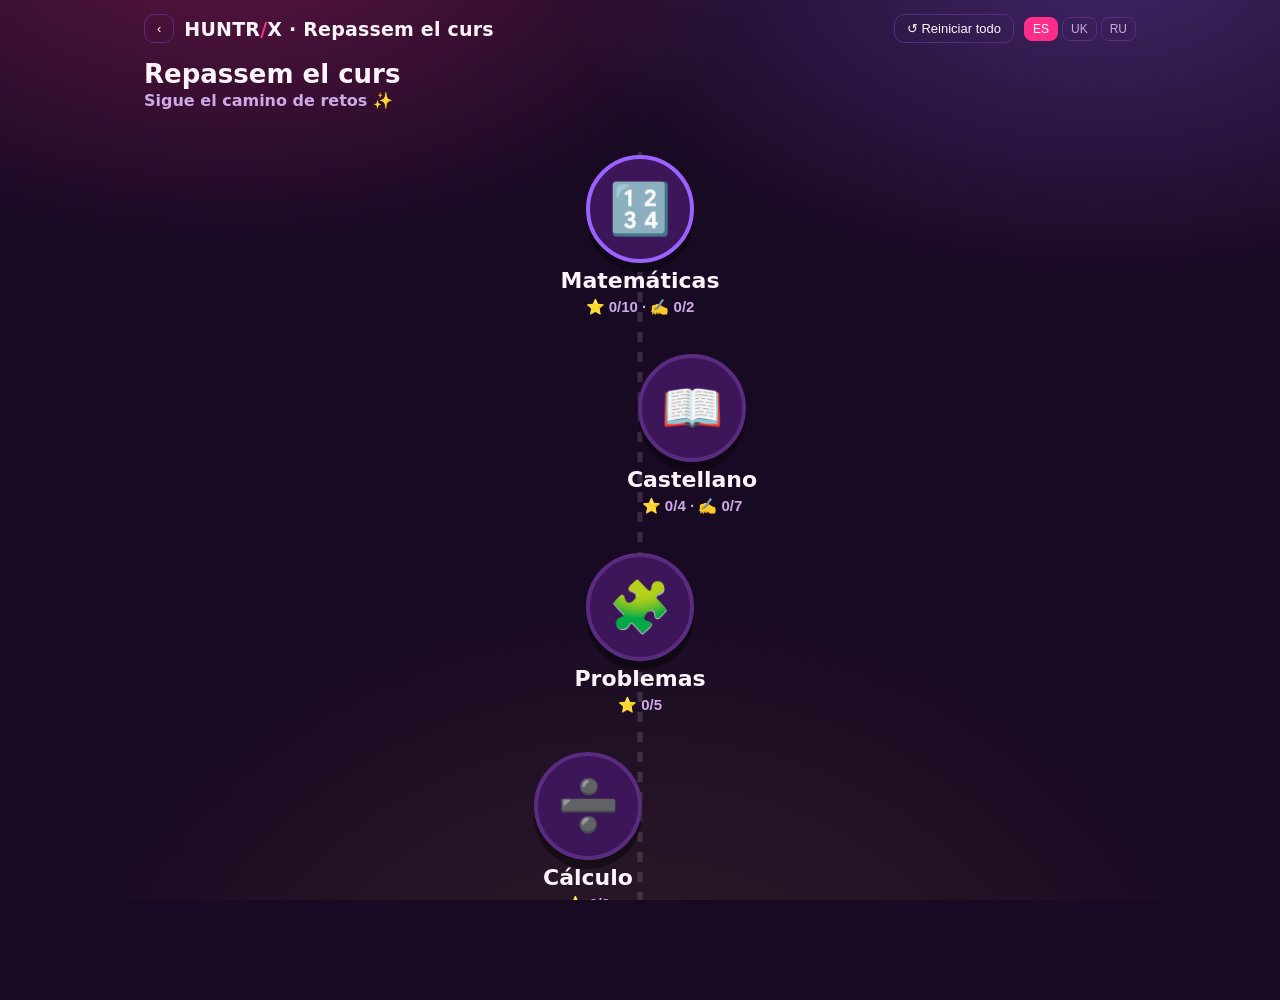
<file: repassem.html>
<!DOCTYPE html>
<html lang="es">
<head>
<meta charset="utf-8">
<meta name="viewport" content="width=device-width, initial-scale=1, maximum-scale=1, user-scalable=no">
<title>Repassem el curs</title>
<style>
  :root{
    --bg:#190a24; --card:#33134a; --card2:#3d1659; --accent:#ff2e88; --accent2:#9b62ff;
    --gold:#ffd23f; --good:#34d97b; --bad:#ff4d6d; --ink:#fff4fb; --muted:#cda9e6; --line:#5a2b80;
    --display: ui-rounded, "SF Pro Rounded", "Hiragino Maru Gothic ProN", "Quicksand", system-ui, sans-serif;
    --body: ui-rounded, system-ui, -apple-system, "Segoe UI", Roboto, sans-serif;
  }
  *{box-sizing:border-box;-webkit-tap-highlight-color:transparent}
  html,body{margin:0;height:100%;overflow-x:hidden;overscroll-behavior:none}
  body{
    background:
      radial-gradient(900px 520px at 18% -8%, rgba(255,46,136,.30), transparent 60%),
      radial-gradient(900px 520px at 86% -4%, rgba(155,98,255,.30), transparent 60%),
      radial-gradient(1100px 900px at 50% 120%, rgba(255,210,63,.10), transparent 55%),
      #190a24;
    color:var(--ink);font-family:var(--body);font-weight:600;
    -webkit-user-select:none;user-select:none;touch-action:manipulation;
  }
  .app{max-width:1024px;margin:0 auto;min-height:100%;padding:14px 16px 40px;display:flex;flex-direction:column}

  .top{display:flex;align-items:center;gap:10px;margin-bottom:10px;flex-wrap:wrap}
  .logo{font-family:var(--display);font-weight:800;font-size:19px;letter-spacing:.2px}.logo b{color:var(--accent)}
  .badge{background:#00000033;border:1px solid var(--line);color:var(--muted);font-size:12px;padding:3px 9px;border-radius:999px}
  .spacer{margin-left:auto}
  .langs{display:flex;gap:4px}
  .lang{background:transparent;border:1px solid var(--line);color:var(--muted);border-radius:8px;padding:4px 8px;font-size:12px;cursor:pointer}
  .lang.on{background:var(--accent);color:#fff;border-color:var(--accent)}
  .reportbtn{background:transparent;border:1px solid var(--line);color:var(--ink);border-radius:10px;padding:6px 12px;font-size:13px;cursor:pointer}

  /* HOME */
  .home-title{font-family:var(--display);font-size:26px;font-weight:800;margin:6px 0 2px}
  .home-sub{color:var(--muted);font-size:14px;margin-bottom:12px}
  .home-grid{display:grid;grid-template-columns:1fr 1fr;gap:16px}
  .bcard{text-align:left;cursor:pointer;color:var(--ink);background:linear-gradient(160deg,var(--card2),var(--card));border:1px solid var(--line);border-radius:24px;padding:20px;box-shadow:0 12px 30px rgba(0,0,0,.35);transition:transform .08s}
  .bcard:active{transform:scale(.98)}
  .bic{font-size:40px}
  .bcard h2{font-family:var(--display);margin:8px 0 4px;font-size:22px}
  .bsub{color:var(--muted);font-size:13px}
  .bprog{margin-top:14px;display:flex;gap:8px;flex-wrap:wrap}
  .chip{background:#00000033;border:1px solid var(--line);color:var(--muted);font-size:12px;font-weight:800;padding:4px 10px;border-radius:999px}
  .chip.gold{color:var(--gold);border-color:#ffd23f55}
  .chip.pen{color:var(--muted)}
  @media (max-width:560px){ .home-grid{grid-template-columns:1fr} }

  /* MAPA de bloques (estilo Duolingo, solo 4 estaciones) */
  .quest{position:relative;display:flex;flex-direction:column;align-items:center;padding:14px 0 28px}
  .quest::before{content:'';position:absolute;top:30px;bottom:60px;left:50%;width:5px;transform:translateX(-50%);background:repeating-linear-gradient(180deg,#ffffff22 0 10px,transparent 10px 20px);border-radius:999px}
  .qblock{position:relative;z-index:1;display:flex;flex-direction:column;align-items:center;gap:5px;background:none;border:none;cursor:pointer;margin:18px 0;color:var(--ink)}
  .qb-coin{width:108px;height:108px;border-radius:50%;display:flex;align-items:center;justify-content:center;font-size:50px;border:4px solid var(--line);background:var(--card2);box-shadow:0 9px 0 rgba(0,0,0,.4);transition:transform .1s, box-shadow .1s}
  .qblock:active .qb-coin{transform:translateY(4px);box-shadow:0 5px 0 rgba(0,0,0,.4)}
  .qblock.perfect .qb-coin{background:linear-gradient(180deg,#5be39b,#26b56a);border-color:#7eedb3;box-shadow:0 9px 0 #0d7a45}
  .qblock.completed .qb-coin{background:linear-gradient(180deg,#ffe488,#ffb02e);border-color:#ffd56b;box-shadow:0 9px 0 #b87600}
  .qblock.current .qb-coin{border-color:var(--accent2);animation:qpulse 1.7s ease-in-out infinite}
  @keyframes qpulse{0%,100%{box-shadow:0 9px 0 rgba(0,0,0,.4),0 0 0 0 rgba(155,98,255,.5)}50%{box-shadow:0 9px 0 rgba(0,0,0,.4),0 0 0 16px rgba(155,98,255,0)}}
  @media (prefers-reduced-motion: reduce){ .qblock.current .qb-coin{animation:none;box-shadow:0 9px 0 rgba(0,0,0,.4),0 0 0 5px var(--accent2)} }
  .qb-name{font-family:var(--display);font-weight:800;font-size:20px}
  .qb-prog{font-size:13px;font-weight:800;color:var(--muted)}
  .qstars.st-full{color:var(--good)}   /* 7/7 → verde */
  .qstars.st-part{color:var(--gold)}   /* 3/7 → amarillo */
  .qpaper{color:var(--muted)}

  .progress{height:14px;background:#10061a;border:1px solid var(--line);border-radius:999px;overflow:hidden;margin:8px 0 16px;box-shadow:inset 0 1px 3px rgba(0,0,0,.5)}
  .progress>i{display:block;height:100%;border-radius:999px;transition:width .35s cubic-bezier(.2,.9,.3,1.2);background:linear-gradient(90deg,var(--accent),var(--gold));box-shadow:0 0 14px rgba(255,210,63,.55)}

  .ex{position:relative;background:linear-gradient(165deg,var(--card2),var(--card));border:1px solid var(--line);border-radius:28px;padding:20px 20px 24px;box-shadow:0 18px 44px rgba(0,0,0,.45), inset 0 1px 0 rgba(255,255,255,.06)}
  .ex.celebrate{animation:pop .45s cubic-bezier(.2,.9,.3,1.3)}
  .exhead{display:flex;align-items:flex-start;gap:14px;margin-bottom:4px}
  .num{font-family:var(--display);background:linear-gradient(135deg,var(--accent),var(--accent2));color:#fff;font-weight:800;border-radius:16px;padding:8px 14px;font-size:20px;flex:none;box-shadow:0 6px 16px rgba(255,46,136,.35)}
  .eyebrow{font-family:var(--display);font-size:13px;font-weight:800;text-transform:uppercase;letter-spacing:.4px;color:var(--accent2);margin-bottom:3px}
  .title{font-family:var(--display);font-size:21px;line-height:1.3;font-weight:800;letter-spacing:-.2px}
  .hint{color:var(--muted);font-size:15px;font-weight:600;margin:6px 0 16px}
  .subcap{font-family:var(--display);color:var(--accent2);font-weight:800;font-size:14px;letter-spacing:.3px;text-transform:uppercase;margin:8px 0 6px}
  /* separador de partes cuando un ejercicio tiene varias (cuaderno + tablet) */
  .steptag{display:block;font-family:var(--display);font-weight:800;font-size:15px;color:#fff;
    background:linear-gradient(135deg,var(--accent2),var(--accent));border-radius:12px;padding:9px 15px;margin:10px 0 8px;
    box-shadow:0 6px 14px rgba(0,0,0,.3)}

  /* PAPEL — hoja de cuaderno */
  .paper{position:relative;margin:0 0 16px;padding:30px 18px 18px 56px;border-radius:8px 14px 14px 8px;color:#2a1838;
    background:linear-gradient(90deg, transparent 44px, rgba(255,46,136,.45) 44px, rgba(255,46,136,.45) 46px, transparent 46px),repeating-linear-gradient(#fffdf4, #fffdf4 33px, #cfe3f5 34px),#fffdf4;
    box-shadow:0 10px 24px rgba(0,0,0,.35), inset 0 0 0 1px rgba(0,0,0,.05)}
  .pbadge{position:absolute;top:-12px;left:18px;background:var(--gold);color:#3a2a05;font-family:var(--display);font-weight:800;font-size:12px;text-transform:uppercase;letter-spacing:.4px;padding:5px 12px;border-radius:999px;box-shadow:0 4px 10px rgba(0,0,0,.25);transform:rotate(-2deg)}
  .pnum{color:#c01563}
  .ptext{color:#231030}
  .pintro{font-family:var(--display);font-weight:800;font-size:19px;line-height:32px;margin-bottom:2px}
  .pline{font-family:var(--display);font-weight:700;font-size:23px;line-height:34px}
  .psub{font-family:var(--display);font-weight:800;font-size:16px;color:#c01563;line-height:34px;margin-top:4px}

  /* dictado */
  .dictbtns{display:flex;gap:10px;justify-content:center;flex-wrap:wrap;margin:6px 0}
  .dict-text{margin:12px auto 0;max-width:600px;text-align:center;font-family:var(--display);font-weight:800;font-size:22px;color:#231030;background:#fffdf4;border:2px dashed var(--accent2);border-radius:14px;padding:14px 16px}
  .dict-text .lbl{display:block;font-size:12px;letter-spacing:.3px;text-transform:uppercase;color:#c01563;margin-bottom:6px}

  /* campos numéricos */
  .frow{display:flex;align-items:center;flex-wrap:wrap;gap:6px;font-size:25px;font-weight:800;margin:14px 0;justify-content:center}
  .ftxt{white-space:pre}
  input.nf{width:92px;height:60px;text-align:center;border:2px solid var(--line);border-radius:13px;background:#00000033;color:var(--ink);font-size:26px;font-weight:800;-webkit-user-select:text;user-select:text}
  input.nf:focus{outline:none;border-color:var(--accent);background:#ff2e8818}
  /* lista alineada (ej. 1º «Cien = ___»): etiquetas a la derecha, casillas en columna */
  .numlist{width:fit-content;max-width:100%;margin:2px auto 0}
  .numlist .frow{justify-content:flex-start;font-size:22px}
  .numlist .ftxt{min-width:15em;text-align:right}

  /* signos — cada comparación en su propia zona */
  .signrow{display:flex;align-items:center;justify-content:center;gap:14px;margin:12px 0;border-radius:16px;padding:10px 14px;background:#00000026;border:1px solid var(--line)}
  .signnum{font-size:30px;font-weight:800;min-width:78px;text-align:center}
  .signbtns{display:flex;gap:8px}
  .sbtn{width:60px;height:60px;border-radius:16px;font-size:30px;font-weight:800;border:2px solid var(--line);background:var(--card);color:var(--ink);cursor:pointer}
  .sbtn.sel{border-color:var(--accent);background:#ff2e8822}

  /* elegir artículo */
  .chrow{display:flex;align-items:center;justify-content:center;gap:10px;flex-wrap:wrap;margin:8px 0;border-radius:14px;padding:6px}
  .chopts{display:flex;gap:6px}
  .chbtn{min-width:58px;height:50px;border-radius:14px;font-size:20px;font-weight:800;border:2px solid var(--line);background:var(--card);color:var(--ink);cursor:pointer}
  .chbtn.sel{border-color:var(--accent);background:#ff2e8822}
  .chnoun{font-size:25px;font-weight:800;min-width:130px;text-align:left}

  /* sílabas */
  .sylrow{display:flex;align-items:center;justify-content:center;flex-wrap:wrap;margin:12px 0;border-radius:14px;padding:6px}
  .syl-l{font-size:32px;font-weight:800}
  .syl-gap{width:20px;height:42px;border:none;background:transparent;cursor:pointer;position:relative}
  .syl-gap::after{content:'·';color:#ffffff44;font-size:24px;position:absolute;left:50%;top:46%;transform:translate(-50%,-50%)}
  .syl-gap.cut::after{content:'';width:5px;height:34px;border-radius:999px;background:linear-gradient(180deg,var(--gold),var(--accent));box-shadow:0 0 10px var(--gold)}

  /* compuestas */
  .pairwrap{display:flex;gap:30px;justify-content:center;margin:8px 0}
  .pcol2{display:flex;flex-direction:column;gap:10px}
  .pchip{min-width:130px;border:2px solid var(--line);color:var(--ink);background:var(--card);border-radius:14px;padding:14px 16px;font-size:20px;font-weight:800;cursor:pointer}
  .pchip.sel{border-color:var(--accent);background:#ff2e8822;transform:scale(1.04)}
  .pchip.done{border-color:var(--good);background:#34d97b18;color:var(--good)}
  .formed{display:flex;gap:10px;flex-wrap:wrap;justify-content:center;margin-top:14px;min-height:30px}
  .fword{font-family:var(--display);font-weight:800;font-size:20px;color:var(--gold)}

  /* ordenar — arrastrar */
  .orow{display:flex;gap:10px;flex-wrap:nowrap;justify-content:center;align-items:center;margin:14px 0;overflow-x:auto;padding:6px 2px}
  .ochip{flex:none;background:var(--card);border:2px solid var(--line);color:var(--ink);border-radius:16px;padding:14px 18px;font-size:23px;font-weight:800;cursor:grab;touch-action:none;transition:transform .12s, box-shadow .12s}
  .ochip.dragging{opacity:.3;cursor:grabbing;border-style:dashed}
  /* cada frase a ordenar en su propia zona (10º Castellano) */
  .ordertask{background:#00000026;border:1px solid var(--line);border-radius:16px;padding:6px 10px 10px;margin:16px 0}
  .ordertask-lab{font-family:var(--display);font-weight:800;font-size:13px;text-transform:uppercase;letter-spacing:.4px;color:var(--accent2);margin:4px 0 0 4px}
  .ordertask .orow{margin:6px 0 2px}
  .dragghost{position:fixed;left:0;top:0;margin:0;pointer-events:none;z-index:9999;box-shadow:0 14px 30px rgba(0,0,0,.5);border-color:var(--accent)!important;cursor:grabbing}
  .dropbar{flex:none;align-self:stretch;width:6px;min-height:54px;border-radius:999px;pointer-events:none;background:linear-gradient(180deg,var(--gold),var(--accent));box-shadow:0 0 14px var(--gold);animation:barpulse .7s ease-in-out infinite}
  @keyframes barpulse{0%,100%{opacity:.55;transform:scaleY(.9)}50%{opacity:1;transform:scaleY(1)}}

  /* ábaco */
  .abaci{display:flex;gap:18px;justify-content:center;flex-wrap:wrap;margin:8px 0}
  .abcard{background:#00000026;border:1px solid var(--line);border-radius:16px;padding:12px}
  .abnum{text-align:center;font-size:24px;font-weight:800;margin-bottom:8px;color:var(--accent)}
  .abrods{display:flex;gap:12px}
  .abrod{display:flex;flex-direction:column-reverse;align-items:center;gap:6px;width:60px}
  .ablabel{order:-1;margin-top:6px;font-family:var(--display);font-weight:800;font-size:18px}
  .abead{width:48px;height:19px;border-radius:50%;background:#4d3a6e;border:2px solid #9b78c9;cursor:pointer}
  .abrod[data-rk="C"] .ablabel{color:#ff7ab6} .abrod[data-rk="D"] .ablabel{color:#b79bff} .abrod[data-rk="U"] .ablabel{color:#ffd23f}
  .abrod[data-rk="C"] .abead.on{background:linear-gradient(180deg,#ff8ec2,#ff2e88);border-color:#ff9ecb}
  .abrod[data-rk="D"] .abead.on{background:linear-gradient(180deg,#c3b0ff,#7b3cff);border-color:#cdbcff}
  .abrod[data-rk="U"] .abead.on{background:linear-gradient(180deg,#ffe488,#ffb02e);border-color:#ffd56b}

  /* reloj */
  .clocks{display:flex;gap:16px;justify-content:center;flex-wrap:wrap;margin:6px 0}
  .clockcard{text-align:center;border-radius:14px;padding:6px}
  .clocklabel{font-size:16px;font-weight:700;margin-bottom:4px}
  svg.clk{width:208px;height:208px;touch-action:none}
  .cface{fill:#241433;stroke:#3d2456;stroke-width:4}
  .hh{stroke:#ffd24d;stroke-width:11;stroke-linecap:round} .mh{stroke:#ff2e88;stroke-width:5;stroke-linecap:round}
  .cpin{fill:#fff} .ctick{stroke:#7b5cff;stroke-width:2}
  .cnum{fill:var(--ink);font-family:var(--display);font-weight:800;font-size:16px;text-anchor:middle;dominant-baseline:central}
  .clk-legend{text-align:center;font-family:var(--display);font-weight:800;font-size:14px;color:var(--muted);margin:0 0 10px}
  .clk-legend .lg-h{color:#ffd24d;font-size:18px} .clk-legend .lg-m{color:var(--accent);font-size:18px}

  /* cubos / formas */
  .pool{display:flex;gap:10px;flex-wrap:wrap;justify-content:center;min-height:54px;margin:6px 0 14px;padding:8px;border:1px dashed var(--line);border-radius:14px}
  .buckets{display:flex;gap:14px;flex-wrap:wrap;justify-content:center}
  .bucket{flex:1;min-width:240px;background:#00000026;border:2px solid var(--line);border-radius:16px;padding:12px;cursor:pointer}
  .bktitle{font-weight:800;text-align:center;margin-bottom:8px;color:var(--accent2)}
  .bkitems{display:flex;gap:8px;flex-wrap:wrap;justify-content:center;min-height:44px}
  .bchip{background:var(--card);border:2px solid var(--line);color:var(--ink);border-radius:13px;padding:12px 16px;font-size:18px;font-weight:700;cursor:grab;touch-action:none}
  .bchip.dragging{opacity:.5}
  .bucket.drop{border-color:var(--accent);background:#ff2e8818}

  .wrong{animation:shake .5s ease;border-color:var(--bad)!important;box-shadow:0 0 0 4px rgba(255,77,109,.5)!important}
  @keyframes shake{0%,100%{transform:translateX(0)}15%,55%{transform:translateX(-7px)}35%,75%{transform:translateX(7px)}}
  @keyframes pop{0%{transform:scale(1)}40%{transform:scale(1.035)}100%{transform:scale(1)}}
  @media (prefers-reduced-motion: reduce){ .wrong{animation:none} .ex.celebrate{animation:none} .progress>i{transition:none} .dropbar{animation:none} }

  .fb{min-height:32px;text-align:center;font-family:var(--display);font-size:21px;font-weight:800;margin:16px 0 4px}
  .fb.ok{color:var(--gold)} .fb.bad{color:var(--bad)}

  .nav{display:flex;gap:10px;align-items:center;justify-content:space-between;margin-top:12px}
  .btn{font-family:var(--display);border:none;border-radius:18px;padding:15px 22px;font-size:18px;font-weight:800;cursor:pointer;transition:transform .08s}
  .btn:active{transform:translateY(2px)} .btn:disabled{opacity:.3}
  .btn.ghost{background:#ffffff12;color:var(--ink);border:1px solid var(--line)}
  .btn.primary{background:linear-gradient(135deg,var(--accent),var(--accent2));color:#fff;box-shadow:0 8px 20px rgba(255,46,136,.4)}
  .btn.check{background:linear-gradient(135deg,var(--gold),#ffb02e);color:#3a2a05;box-shadow:0 8px 18px rgba(255,178,46,.35)}

  .summary{font-family:var(--display);font-size:18px;font-weight:700;text-align:center;margin:6px 0 14px;line-height:1.6}
  .summary b{color:var(--gold);font-size:26px}
  .repsec{font-family:var(--display);margin:16px 0 6px;font-weight:800;color:var(--accent2);text-transform:uppercase;font-size:13px;letter-spacing:.3px}
  ul.report{list-style:none;margin:0;padding:0;display:flex;flex-direction:column;gap:8px}
  ul.report li{display:flex;align-items:center;gap:10px;background:#00000026;border:1px solid var(--line);border-radius:12px;padding:12px 14px;font-size:16px}
  ul.report .rn{font-weight:800;color:var(--accent);width:38px;flex:none}
  ul.report .rs{margin-left:auto;font-size:18px;flex:none;padding-left:8px}
  ul.report li.prow{align-items:flex-start}
  .pcol{flex:1;min-width:0} .pprompt{font-weight:700;font-size:18px}
  .pkey{margin-top:6px;font-size:18px;font-weight:700;color:var(--good);background:#34d97b1f;border:1px solid #34d97b55;border-radius:10px;padding:9px 12px;line-height:1.65}
  .pkey b{color:var(--ink);font-weight:800}
  .ptoggle{margin-left:auto;display:flex;gap:6px;flex:none}
  .ptbtn{border:1px solid var(--line);background:#00000033;color:var(--muted);border-radius:10px;padding:6px 12px;font-size:16px;cursor:pointer}
  .ptbtn.ok{border-color:var(--good);color:var(--good);background:#34d97b18}
  .ptbtn.no{border-color:var(--bad);color:var(--bad);background:#ff4d6d18}
  /* modal de instrucción (tareas en el cuaderno) */
  .modal-overlay{position:fixed;inset:0;z-index:9998;background:rgba(10,4,16,.72);backdrop-filter:blur(4px);
    display:flex;align-items:center;justify-content:center;padding:20px;animation:fadein .2s ease}
  @keyframes fadein{from{opacity:0}to{opacity:1}}
  /* adaptable: ancho y alto según pantalla; en tablet más amplio */
  .modal{width:min(94vw,620px);max-height:92vh;overflow-y:auto;text-align:center;background:linear-gradient(165deg,var(--card2),var(--card));
    border:1px solid var(--line);border-radius:26px;padding:clamp(22px,3.5vw,36px) clamp(20px,3.2vw,32px);box-shadow:0 24px 60px rgba(0,0,0,.6)}
  .mh-ic{font-size:clamp(52px,9vw,72px);line-height:1}
  .modal h2{font-family:var(--display);font-size:clamp(23px,3.6vw,32px);margin:12px 0 8px;line-height:1.2}
  .modal p{color:var(--muted);font-size:clamp(15px,2.6vw,20px);line-height:1.5;margin:0 0 16px}
  .mh-eg{font-family:var(--display);font-weight:800;font-size:clamp(14px,2.2vw,17px);color:var(--accent2);text-transform:uppercase;letter-spacing:.3px;margin-bottom:8px}
  .he-box{text-align:left;color:#231030;border-radius:10px;padding:14px 16px 14px 46px;
    background:linear-gradient(90deg, transparent 32px, rgba(255,46,136,.4) 32px, rgba(255,46,136,.4) 34px, transparent 34px),repeating-linear-gradient(#fffdf4,#fffdf4 33px,#cfe3f5 34px),#fffdf4}
  .he-line{font-family:var(--display);font-weight:700;font-size:clamp(20px,3.4vw,26px);line-height:34px}
  .mh-check{display:flex;align-items:center;justify-content:center;gap:9px;margin-top:18px;color:var(--muted);font-size:clamp(14px,2.4vw,17px);font-weight:700;cursor:pointer}
  .mh-check input{width:22px;height:22px;accent-color:var(--accent)}
  .draft-eg{display:inline-block;white-space:pre;text-align:left;font-family:ui-monospace,SFMono-Regular,Menlo,Consolas,monospace;
    font-weight:700;font-size:clamp(20px,3.6vw,28px);line-height:1.4;color:#231030;background:#fffdf4;border:2px dashed var(--accent2);border-radius:12px;padding:14px 22px}
  .dh-only{color:var(--good);font-weight:800;font-family:var(--display);font-size:clamp(15px,2.6vw,19px);margin:14px 0 0}

  /* === legibilidad: texto más grande y adaptable a la pantalla (tablet) === */
  .home-title{font-size:clamp(28px,3vw+14px,40px)}
  .home-sub{font-size:16px}
  .title{font-size:clamp(24px,2vw+16px,32px)}
  .title.big{font-size:clamp(25px,2.4vw+16px,36px)}  /* enunciados de Problemas, más grandes */
  .hint{font-size:clamp(16px,1vw+12px,20px)}
  .num{font-size:22px}
  .eyebrow{font-size:14px}
  .subcap{font-size:15px}
  .steptag{font-size:16px}
  .pintro{font-size:clamp(20px,2.4vw+14px,28px)}
  .pline{font-size:clamp(23px,2vw+14px,28px)}
  .psub{font-size:18px}
  .frow{font-size:clamp(26px,2vw+16px,32px)}
  .numlist .frow{font-size:24px}
  input.nf{font-size:30px;height:66px;width:104px}
  .signnum{font-size:clamp(30px,2.5vw+16px,40px)}
  .sbtn{font-size:34px;width:66px;height:66px}
  .ochip{font-size:clamp(24px,2vw+14px,30px)}
  .chnoun{font-size:28px}
  .chbtn{font-size:23px;height:56px;min-width:64px}
  .syl-l{font-size:clamp(32px,3vw+16px,42px)}
  .bchip{font-size:21px}
  .bktitle{font-size:18px}
  .pchip{font-size:23px}
  .abnum{font-size:26px}
  .clocklabel{font-size:18px} .clk-legend{font-size:15px}
  .qb-name{font-size:22px} .qb-prog{font-size:15px}
  .btn{font-size:20px}
  ul.report li{font-size:17px} .pprompt{font-size:19px} .pkey{font-size:19px}
  @media (max-width:600px){
    input.nf{width:84px;height:60px;font-size:26px}
    .sbtn{width:58px;height:58px;font-size:30px}
    .numlist .ftxt{min-width:11em}
  }
  #homeview{min-height:80vh}  /* área amplia para tocar a los lados del mapa */
  .tap-ripple{position:fixed;width:54px;height:54px;margin:-27px 0 0 -27px;border-radius:50%;pointer-events:none;z-index:9999;
    background:radial-gradient(circle,rgba(255,46,136,.55),transparent 70%);animation:rippleA .45s ease-out forwards}
  @keyframes rippleA{from{transform:scale(.3);opacity:.95}to{transform:scale(1.7);opacity:0}}
  .dbgtoast{position:fixed;left:50%;bottom:26px;transform:translateX(-50%);z-index:10000;font-family:var(--display);font-weight:800;
    background:rgba(0,0,0,.8);color:#fff;border:1px solid var(--line);border-radius:999px;padding:10px 18px;box-shadow:0 8px 20px rgba(0,0,0,.5)}
  .hidden{display:none!important}
</style>
</head>
<body>
<div class="app">
  <div class="top">
    <button class="reportbtn" id="backbtn" title="Atrás">‹</button>
    <div class="logo">HUNTR<b>/</b>X · Repassem el curs</div>
    <span class="badge" id="blockname"></span>
    <span class="spacer"></span>
    <button class="reportbtn hidden" id="restartbtn">↺ <span data-ui="restart">Reiniciar</span></button>
    <div class="langs"><button class="lang" data-lang="es">ES</button><button class="lang" data-lang="uk">UK</button><button class="lang" data-lang="ru">RU</button></div>
  </div>

  <!-- HOME (camino de retos) -->
  <section id="homeview">
    <div class="home-title">Repassem el curs</div>
    <div class="home-sub" data-ui="pickBlock"></div>
    <div class="quest" id="quest"></div>
  </section>

  <!-- EXERCISE -->
  <section id="exview" class="hidden">
    <div class="progress"><i id="bar"></i></div>
    <div class="ex">
      <div class="exhead"><span class="num" id="exn">1º</span><div class="exmeta"><div class="eyebrow" id="exblk"></div><div class="title" id="extitle"></div></div></div>
      <div class="hint" id="exhint"></div>
      <div class="steptag hidden" id="step1"></div>
      <div class="paper hidden" id="paper">
        <div class="pbadge">✍️ <span data-ui="paperBadge"></span> · <span class="pnum" id="ppnum"></span></div>
        <div class="ptext" id="pptext"></div>
      </div>
      <div class="steptag hidden" id="step2"></div>
      <div id="stage"></div>
      <div class="fb" id="fb"></div>
      <div class="nav">
        <button class="btn ghost" id="prev">‹</button>
        <button class="btn ghost" id="skipbtn" title="Saltar (vista previa)">⏭</button><!-- TEMP: previsualización -->
        <button class="btn check" id="next" style="flex:1;margin-left:10px">›</button>
      </div>
    </div>
  </section>

  <!-- REPORT -->
  <section id="repview" class="hidden">
    <div class="ex">
      <div class="exhead"><span class="num">📊</span><div class="title"><span id="reptitle"></span></div></div>
      <div class="summary" id="repsum"></div>
      <div class="repsec hidden" id="secAutoH" data-ui="secAuto"></div>
      <ul class="report" id="replistAuto"></ul>
      <div class="repsec hidden" id="secPaperH" data-ui="secPaper"></div>
      <ul class="report" id="replistPaper"></ul>
      <div class="nav">
        <button class="btn ghost" id="reset" data-ui="reset"></button>
        <button class="btn primary" id="backhome" data-ui="finish" style="flex:1;margin-left:10px"></button>
      </div>
    </div>
  </section>

  <!-- instrucción: tareas en el cuaderno -->
  <div class="modal-overlay hidden" id="paperHint">
    <div class="modal">
      <div class="mh-ic">✍️📔</div>
      <h2 data-ui="ph_title"></h2>
      <p data-ui="ph_body"></p>
      <div class="mh-eg" data-ui="ph_eg"></div>
      <div class="he-box">
        <div class="he-line"><b>2º)</b> alto → bajo</div>
        <div class="he-line">largo → corto</div>
        <div class="he-line">ancho → estrecho …</div>
      </div>
      <label class="mh-check"><input type="checkbox" id="phDont" checked> <span data-ui="ph_dont"></span></label>
      <button class="btn primary" id="phOk" data-ui="ph_ok" style="width:100%;margin-top:14px"></button>
    </div>
  </div>

  <!-- instrucción: usar borrador para cálculos -->
  <div class="modal-overlay hidden" id="draftHint">
    <div class="modal">
      <div class="mh-ic">🧮✏️</div>
      <h2 data-ui="dh_title"></h2>
      <p data-ui="dh_body"></p>
      <div class="mh-eg" data-ui="dh_eg"></div>
      <div class="draft-eg">  3569
+ 2654
+  646
──────
  6869</div>
      <p class="dh-only" data-ui="dh_only"></p>
      <label class="mh-check"><input type="checkbox" id="dhDont" checked> <span data-ui="ph_dont"></span></label>
      <button class="btn primary" id="dhOk" data-ui="ph_ok" style="width:100%;margin-top:14px"></button>
    </div>
  </div>
</div>

<script>
const UI = {
  es:{ resultado:'Resultado', restart:'Reiniciar todo', restartConfirm:'¿Empezar este bloque de nuevo? Se borrará su progreso.', resetAllConfirm:'¿Borrar el progreso de los 4 bloques?',
       check:'Comprobar', good:'¡Muy bien! 🎉', bad:'Casi... mira lo marcado e inténtalo otra vez',
       reportTitle:'Resultado', firstline:'a la primera, sin errores', reset:'↻ Repetir bloque', backhome:'🗺️ Mapa', next:'Siguiente bloque', finish:'✓ ¡Listo!', solved:'¡Resuelto! ✓',
       paperBadge:'En el cuaderno', secAuto:'Comprobado en la tablet', secPaper:'Revisar en el cuaderno (a mano)',
       porrevisar:'por revisar', answerKey:'Respuesta correcta', pickBlock:'Sigue el camino de retos ✨',
       hint_num:'Escribe los números con el teclado', hint_signs:'Elige el signo: > , < o =',
       hint_order:'Arrastra para ordenar (de mayor a menor)', hint_abacus:'Toca las cuentas: C centenas · D decenas · U unidades',
       hint_clock:'Mueve las agujas con el dedo', clk_hours:'horas (corta)', clk_min:'minutos (larga)', frase:'Frase', hint_buckets:'Arrastra cada objeto a su forma',
       hint_pairs:'Toca una parte y luego la otra para formar la palabra', hint_syll:'Toca entre las letras para separar en sílabas',
       hint_choose:'Toca el artículo correcto', hint_orderw:'Arrastra las palabras para ordenar la frase',
       hint_paper:'Escríbelo a mano en tu cuaderno', hint_dictado:'Un adulto lee el dictado; tú lo escribes en tu cuaderno',
       hint_problem:'Resuelve y escribe el resultado (R =)', hint_calc:'Calcula y escribe el resultado (puedes usar el cuaderno)',
       dict_show:'Leer (adulto)', dict_forAdult:'Para el adulto — léelo en voz alta', step1:'①  Primero — en el cuaderno', step2:'②  Después — en la tablet', ph_title:'✍️ Necesitarás cuaderno y lápiz', ph_body:'Algunos ejercicios de este bloque se escriben a mano en el cuaderno, no en la tablet.', ph_eg:'Escribe el número del ejercicio y resuélvelo así:', ph_dont:'No volver a mostrar', ph_ok:'¡Entendido!', dh_title:'🧮 Usa un papel para las cuentas', dh_body:'Las cuentas grandes (en columna) hazlas en un papel o borrador aparte.', dh_eg:'Por ejemplo:', dh_only:'Aquí escribe solo el resultado ✏️',
       st_first:'✅ a la primera', st_retry:'🟡 con intentos', st_pending:'⚪ sin terminar' },
  uk:{ resultado:'Результат', restart:'Скинути все', restartConfirm:'Почати цей блок спочатку? Прогрес буде стерто.', resetAllConfirm:'Стерти прогрес усіх 4 блоків?',
       check:'Перевірити', good:'Молодець! 🎉', bad:'Майже... подивись, що підсвічено, і спробуй ще',
       reportTitle:'Результат', firstline:'з першого разу, без помилок', reset:'↻ Повторити блок', backhome:'🗺️ Мапа', next:'Наступний блок', finish:'✓ Готово!', solved:'Виконано! ✓',
       paperBadge:'У зошиті', secAuto:'Перевірено на планшеті', secPaper:'Перевірити в зошиті (від руки)',
       porrevisar:'на перевірку', answerKey:'Правильна відповідь', pickBlock:'Іди шляхом завдань ✨',
       hint_num:'Набери числа на клавіатурі', hint_signs:'Обери знак: > , < або =',
       hint_order:'Перетягни, щоб упорядкувати (від більшого)', hint_abacus:'Торкайся кісточок: C сотні · D десятки · U одиниці',
       hint_clock:'Рухай стрілки пальцем', clk_hours:'години (коротка)', clk_min:'хвилини (довга)', frase:'Речення', hint_buckets:'Перетягни предмет до його форми',
       hint_pairs:'Торкнись однієї частини, потім іншої', hint_syll:'Торкайся між літерами, щоб поділити на склади',
       hint_choose:'Торкнись правильного артикля', hint_orderw:'Перетягни слова, щоб скласти речення',
       hint_paper:'Напиши від руки у зошиті', hint_dictado:'Дорослий читає диктант; ти пишеш у зошиті',
       hint_problem:'Розв’яжи і напиши результат (R =)', hint_calc:'Обчисли і напиши результат (можна в зошиті)',
       dict_show:'Читати (дорослий)', dict_forAdult:'Для дорослого — прочитай вголос', step1:'①  Спочатку — у зошиті', step2:'②  Потім — на планшеті', ph_title:'✍️ Знадобляться зошит і ручка', ph_body:'Деякі завдання цього блоку виконуються від руки в зошиті, а не на планшеті.', ph_eg:'Запиши номер завдання і виконай його за зразком:', ph_dont:'Більше не показувати', ph_ok:'Зрозуміло!', dh_title:'🧮 Використовуй чернетку', dh_body:'Великі приклади рахуй стовпчиком на чернетці (на окремому аркуші).', dh_eg:'Наприклад:', dh_only:'Сюди впиши лише відповідь ✏️',
       st_first:'✅ з першого разу', st_retry:'🟡 зі спробами', st_pending:'⚪ не завершено' },
  ru:{ resultado:'Результат', restart:'Сбросить прогресс', restartConfirm:'Начать этот блок сначала? Прогресс будет удалён.', resetAllConfirm:'Стереть прогресс всех 4 блоков?',
       check:'Проверить', good:'Молодец! 🎉', bad:'Почти... посмотри, что подсвечено, и попробуй ещё',
       reportTitle:'Результат', firstline:'с первого раза, без ошибок', reset:'↻ Повторить блок', backhome:'🗺️ Карта', next:'Следующий блок', finish:'✓ Готово!', solved:'Готово! ✓',
       paperBadge:'В тетради', secAuto:'Проверено на планшете', secPaper:'Проверить в тетради (от руки)',
       porrevisar:'на проверку', answerKey:'Правильный ответ', pickBlock:'Иди по пути заданий ✨',
       hint_num:'Набери числа на клавиатуре', hint_signs:'Выбери знак: > , < или =',
       hint_order:'Перетаскивай, чтобы упорядочить (от большего)', hint_abacus:'Нажимай косточки: C сотни · D десятки · U единицы',
       hint_clock:'Двигай стрелки пальцем', clk_hours:'часы (короткая)', clk_min:'минуты (длинная)', frase:'Фраза', hint_buckets:'Перетащи предмет к его форме',
       hint_pairs:'Нажми одну часть, потом другую', hint_syll:'Нажимай между буквами, чтобы разделить на слоги',
       hint_choose:'Нажми правильный артикль', hint_orderw:'Перетаскивай слова, чтобы собрать фразу',
       hint_paper:'Напиши от руки в тетради', hint_dictado:'Взрослый читает диктант; ты пишешь в тетради',
       hint_problem:'Реши и напиши результат (R =)', hint_calc:'Посчитай и напиши результат (можно в тетради)',
       dict_show:'Прочитать (взрослый)', dict_forAdult:'Для взрослого — прочитай вслух', step1:'①  Сначала — в тетради', step2:'②  Потом — на планшете', ph_title:'✍️ Понадобятся тетрадь и ручка', ph_body:'Некоторые задания этого блока выполняются от руки в тетради, а не на планшете.', ph_eg:'Запиши номер задания и выполни его по образцу:', ph_dont:'Больше не показывать', ph_ok:'Понятно!', dh_title:'🧮 Используй черновик', dh_body:'Большие примеры считай столбиком на черновике (на отдельном листе).', dh_eg:'Например:', dh_only:'Сюда впиши только ответ ✏️',
       st_first:'✅ с первого раза', st_retry:'🟡 с попытками', st_pending:'⚪ не завершено' },
};
let lang = (function(){ try{ return localStorage.getItem('rep_lang')||'es'; }catch(e){ return 'es'; } })();
const t = k => (UI[lang] && UI[lang][k]) || UI.es[k] || k;
const store = (()=>{ try{ const k='__t'; localStorage.setItem(k,'1'); localStorage.removeItem(k); return localStorage; }
  catch(e){ const m={}; return { getItem:k=>(k in m?m[k]:null), setItem:(k,v)=>{m[k]=String(v)}, removeItem:k=>{delete m[k]} }; } })();
const shuffle = a => { a=a.slice(); for(let i=a.length-1;i>0;i--){const j=Math.floor(Math.random()*(i+1));[a[i],a[j]]=[a[j],a[i]];} return a; };
function flash(el){ if(!el)return; el.classList.remove('wrong'); el.offsetWidth; el.classList.add('wrong'); setTimeout(()=>el.classList.remove('wrong'),1100); }

/* dictados — 10 variantes de 2 frases (~60); el adulto lee */
const DICTADOS = [
  ['El pequeño pez azul nada tranquilo en el agua clara del río.', 'Por la noche, las luces del pueblo brillan con mucha fuerza.'],
  ['Mi abuela cuida con cariño tres gallinas blancas en el corral.', 'Cada mañana recoge los huevos frescos para nuestro desayuno.'],
  ['El zorro astuto corre muy veloz entre los árboles del bosque.', 'Busca comida fresca antes de que llegue la noche fría y oscura.'],
  ['La niña juega contenta con su perro en el parque del barrio.', 'Después los dos comen un rico helado de chocolate y de fresa.'],
  ['Compré pan, queso y fruta madura en la tienda de la esquina.', 'También llevé una caja de galletas para mis primos pequeños.'],
  ['Las nubes grises cubren poco a poco todo el cielo azul de hoy.', 'Pronto empezará a llover con calma sobre los campos del pueblo.'],
  ['El maestro nos lee un cuento muy bonito sobre dragones valientes.', 'Todos los niños escuchan en silencio y con mucha atención.'],
  ['En verano mi familia viaja a la playa casi todos los días.', 'Nadamos en el mar tranquilo y construimos castillos de arena.'],
  ['El cocinero prepara una sopa caliente con muchas verduras frescas.', 'En la cocina huele muy bien a tomate, a ajo y a cebolla.'],
  ['En otoño caen las hojas secas de los árboles grandes del jardín.', 'El viento fuerte las arrastra por todas las calles del barrio.'],
];
function currentDict(){ if(!Number.isInteger(DB.dict) || DB.dict<0 || DB.dict>=DICTADOS.length){ DB.dict=Math.floor(Math.random()*DICTADOS.length); saveDB(); } return DICTADOS[DB.dict]; }

/* arrastrar (puntero) */
function startDrag(el, e, opts){
  e.preventDefault(); try{ el.setPointerCapture(e.pointerId); }catch(_){}
  const r0=el.getBoundingClientRect(), off={x:e.clientX-r0.left, y:e.clientY-r0.top};
  let started=false, ghost=null;
  const onMove=ev=>{
    if(!started){ started=true; el.classList.add('dragging');
      if(opts.ghost){ ghost=el.cloneNode(true); ghost.className=el.className.replace('dragging','')+' dragghost';
        ghost.style.width=r0.width+'px'; ghost.style.height=r0.height+'px'; document.body.appendChild(ghost); } }
    if(ghost) ghost.style.transform='translate('+(ev.clientX-off.x)+'px,'+(ev.clientY-off.y)+'px)';
    if(opts.onMove) opts.onMove(ev);
  };
  const onUp=ev=>{
    el.removeEventListener('pointermove',onMove); el.removeEventListener('pointerup',onUp); el.removeEventListener('pointercancel',onUp);
    if(ghost) ghost.remove(); if(started && opts.onDrop) opts.onDrop(ev); el.classList.remove('dragging');
  };
  el.addEventListener('pointermove',onMove); el.addEventListener('pointerup',onUp); el.addEventListener('pointercancel',onUp);
}

/* ===== widgets ===== */
function tok(s){ return {txt:s}; }
function nf(ans,max){ return {nf:String(ans),max:max||5}; }
function wFields(root, rows, opts){
  opts=opts||{};
  root.innerHTML = rows.map(row=>`<div class="frow">`+row.map(x=>
    x.nf!==undefined ? `<input class="nf" inputmode="numeric" pattern="[0-9]*" maxlength="${x.max}" data-ans="${x.nf}">`
                     : `<span class="ftxt">${x.txt}</span>`).join('')+`</div>`).join('');
  const ins=()=>[...root.querySelectorAll('.nf')];
  const val=n=>n.value.trim();   // ignorar espacios / saltos de línea
  // emptyZero: campo vacío cuenta como 0 (ej. centenas/decenas que valen 0)
  const norm=n=> (val(n)==='' && opts.emptyZero) ? '0' : val(n);
  // comparación numérica: «00» = 0, «07» = 7 (ceros a la izquierda)
  const ok=n=>norm(n)!=='' && /^[0-9]+$/.test(norm(n)) && Number(norm(n))===Number(n.dataset.ans);
  return { check:()=>ins().every(ok), mark:()=>ins().forEach(n=>{ if(!ok(n)) flash(n); }) };
}
function wSigns(root, rows){
  root.innerHTML = rows.map((r,ix)=>`<div class="signrow"><span class="signnum">${r.a}</span><span class="signbtns">`+
    `<button class="sbtn" data-r="${ix}" data-v="gt">&gt;</button><button class="sbtn" data-r="${ix}" data-v="lt">&lt;</button><button class="sbtn" data-r="${ix}" data-v="eq">=</button>`+
    `</span><span class="signnum">${r.b}</span></div>`).join('');
  const sel={}, rowEls=[...root.querySelectorAll('.signrow')];
  root.querySelectorAll('.sbtn').forEach(b=>b.onclick=()=>{ root.querySelectorAll('.sbtn[data-r="'+b.dataset.r+'"]').forEach(x=>x.classList.remove('sel')); b.classList.add('sel'); sel[b.dataset.r]=b.dataset.v; });
  return { check:()=>rows.every((r,ix)=>sel[ix]===r.ans), mark:()=>rows.forEach((r,ix)=>{ if(sel[ix]!==r.ans) flash(rowEls[ix]); }) };
}
function wChoose(root, rows, options){
  root.innerHTML = rows.map((r,ix)=>`<div class="chrow"><span class="chopts">`+
    options.map(o=>`<button class="chbtn" data-r="${ix}" data-v="${o}">${o}</button>`).join('')+`</span><span class="chnoun">${r.noun}</span></div>`).join('');
  const sel={}, rowEls=[...root.querySelectorAll('.chrow')];
  root.querySelectorAll('.chbtn').forEach(b=>b.onclick=()=>{ root.querySelectorAll('.chbtn[data-r="'+b.dataset.r+'"]').forEach(x=>x.classList.remove('sel')); b.classList.add('sel'); sel[b.dataset.r]=b.dataset.v; });
  return { check:()=>rows.every((r,ix)=>sel[ix]===r.ans), mark:()=>rows.forEach((r,ix)=>{ if(sel[ix]!==r.ans) flash(rowEls[ix]); }) };
}
function wSyll(root, words){
  root.innerHTML = words.map((wd)=>{ const L=wd.w.split(''); let h='<div class="sylrow">';
    L.forEach((ch,li)=>{ h+='<span class="syl-l">'+ch+'</span>'; if(li<L.length-1) h+='<button class="syl-gap" data-gi="'+li+'"></button>'; });
    return h+'</div>'; }).join('');
  const rowEls=[...root.querySelectorAll('.sylrow')], st=words.map(()=>new Set());
  rowEls.forEach((row,wi)=>row.querySelectorAll('.syl-gap').forEach(g=>g.onclick=()=>{ const gi=+g.dataset.gi;
    if(st[wi].has(gi)){ st[wi].delete(gi); g.classList.remove('cut'); } else { st[wi].add(gi); g.classList.add('cut'); } }));
  const eq=(s,a)=>s.size===a.length && a.every(x=>s.has(x));
  return { check:()=>words.every((wd,wi)=>eq(st[wi],wd.cuts)), mark:()=>words.forEach((wd,wi)=>{ if(!eq(st[wi],wd.cuts)) flash(rowEls[wi]); }) };
}
function wPairs(root, pairs){
  const lefts=pairs.map(p=>p.l), rights=shuffle(pairs.map(p=>p.r)), match={}; let sel=null;
  const usedBy=r=>Object.keys(match).find(l=>match[l]===r);
  const draw=()=>{ root.innerHTML='<div class="pairwrap"><div class="pcol2">'+
      lefts.map(l=>`<button class="pchip left${sel===l?' sel':''}${match[l]?' done':''}" data-l="${l}">${l}</button>`).join('')+
      '</div><div class="pcol2">'+rights.map(r=>`<button class="pchip right${usedBy(r)?' done':''}" data-r="${r}">${r}</button>`).join('')+
      '</div></div><div class="formed">'+lefts.filter(l=>match[l]).map(l=>`<span class="fword">${l}${match[l]}</span>`).join('')+'</div>';
    root.querySelectorAll('.pchip.left').forEach(b=>b.onclick=()=>{ const l=b.dataset.l; if(match[l]){delete match[l];sel=null;} else sel=sel===l?null:l; draw(); });
    root.querySelectorAll('.pchip.right').forEach(b=>b.onclick=()=>{ const r=b.dataset.r,u=usedBy(r); if(u){delete match[u];draw();return;} if(sel){match[sel]=r;sel=null;draw();} }); };
  draw();
  return { check:()=>pairs.every(p=>match[p.l]===p.r), mark:()=>pairs.forEach(p=>{ if(match[p.l]!==p.r) flash(root.querySelector('.pchip.left[data-l="'+p.l+'"]')); }) };
}
function buildOrderRow(items, correct){
  const row=document.createElement('div'); row.className='orow';
  shuffle(items).forEach(v=>{ const b=document.createElement('button'); b.className='ochip'; b.dataset.v=v; b.textContent=v; row.appendChild(b); });
  const target=x=>Array.from(row.querySelectorAll('.ochip:not(.dragging)')).find(el=>{ const b=el.getBoundingClientRect(); return x<b.left+b.width/2; })||null;
  let bar=null;
  const showBar=x=>{ if(!bar){ bar=document.createElement('div'); bar.className='dropbar'; } bar.remove(); const ref=target(x); if(ref) row.insertBefore(bar,ref); else row.appendChild(bar); };
  const place=(c,x)=>{ const ref=target(x); if(bar){ bar.remove(); bar=null; } if(ref) row.insertBefore(c,ref); else row.appendChild(c); };
  row.querySelectorAll('.ochip').forEach(c=>c.addEventListener('pointerdown',e=>startDrag(c,e,{ ghost:true, onMove:ev=>showBar(ev.clientX), onDrop:ev=>place(c,ev.clientX) })));
  const cur=()=>[...row.querySelectorAll('.ochip')].map(c=>c.dataset.v);
  // correct puede ser un orden único o varios órdenes válidos (p.ej. «tomates y manzanas» = «manzanas y tomates»)
  const accepted=(Array.isArray(correct[0])?correct:[correct]).map(a=>a.map(String).join('|'));
  const isOk=()=>accepted.includes(cur().join('|'));
  return { el:row, check:isOk, mark:()=>{ if(!isOk()) row.querySelectorAll('.ochip').forEach(c=>flash(c)); } };
}
function wOrder(root, items, correct){ const r=buildOrderRow(items.map(String), correct.map(String)); root.appendChild(r.el); return { check:r.check, mark:r.mark }; }
function wOrderWords(root, sentences){ const rows=sentences.map(s=>buildOrderRow(s.words, s.correct));
  rows.forEach((r,i)=>{ const box=document.createElement('div'); box.className='ordertask';
    const lab=document.createElement('div'); lab.className='ordertask-lab'; lab.textContent=t('frase')+' '+(i+1);
    box.appendChild(lab); box.appendChild(r.el); root.appendChild(box); });
  return { check:()=>rows.every(r=>r.check()), mark:()=>rows.forEach(r=>r.mark()) }; }
function wAbacus(root, targets){
  const st=targets.map(()=>({C:0,D:0,U:0}));
  root.innerHTML='<div class="abaci">'+targets.map((tg,ix)=>`<div class="abcard"><div class="abnum">${tg}</div><div class="abrods" data-ix="${ix}">`+
    ['C','D','U'].map(rk=>`<div class="abrod" data-rk="${rk}"><div class="ablabel">${rk}</div>`+Array.from({length:9},(_,bi)=>`<div class="abead" data-bi="${bi}"></div>`).join('')+`</div>`).join('')+
    `</div></div>`).join('')+'</div>';
  const cards=[...root.querySelectorAll('.abcard')];
  root.querySelectorAll('.abrods').forEach(rods=>{ const ix=+rods.dataset.ix;
    rods.querySelectorAll('.abrod').forEach(rod=>{ const rk=rod.dataset.rk;
      const redraw=()=>rod.querySelectorAll('.abead').forEach(b=>b.classList.toggle('on',(+b.dataset.bi)<st[ix][rk]));
      rod.querySelectorAll('.abead').forEach(b=>b.onclick=()=>{ const bi=+b.dataset.bi; st[ix][rk]= bi<st[ix][rk]?bi:bi+1; redraw(); }); }); });
  const val=ix=>st[ix].C*100+st[ix].D*10+st[ix].U;
  return { check:()=>targets.every((tg,ix)=>val(ix)===tg), mark:()=>targets.forEach((tg,ix)=>{ if(val(ix)!==tg) flash(cards[ix]); }) };
}
function genTicks(){ let s=''; for(let i=0;i<12;i++){const a=i*30*Math.PI/180; s+=`<line class="ctick" x1="${100+82*Math.sin(a)}" y1="${100-82*Math.cos(a)}" x2="${100+90*Math.sin(a)}" y2="${100-90*Math.cos(a)}"/>`;} return s; }
function genNums(){ let s=''; for(let i=1;i<=12;i++){const a=i*30*Math.PI/180; s+=`<text class="cnum" x="${100+70*Math.sin(a)}" y="${100-70*Math.cos(a)}">${i}</text>`;} return s; }
function wClock(root, items){
  root.innerHTML='<div class="clk-legend"><span class="lg-h">●</span> '+t('clk_hours')+' · <span class="lg-m">●</span> '+t('clk_min')+'</div>'+
    '<div class="clocks">'+items.map((it,ix)=>`<div class="clockcard"><div class="clocklabel">${it.label}</div>`+
    `<svg class="clk" data-ix="${ix}" viewBox="0 0 200 200"><circle class="cface" cx="100" cy="100" r="92"/>${genTicks()}${genNums()}`+
    `<line class="hh" x1="100" y1="100" x2="100" y2="62"/><line class="mh" x1="100" y1="100" x2="100" y2="20"/><circle class="cpin" cx="100" cy="100" r="6"/></svg></div>`).join('')+'</div>';
  const st=items.map(()=>({h:0,m:0})), cards=[...root.querySelectorAll('.clockcard')];
  const setHand=(svg,cls,len,ang)=>{ const r=ang*Math.PI/180, l=svg.querySelector(cls); l.setAttribute('x2',100+len*Math.sin(r)); l.setAttribute('y2',100-len*Math.cos(r)); };
  root.querySelectorAll('.clk').forEach(svg=>{ const ix=+svg.dataset.ix; let drag=null;
    const angAt=e=>{ const r=svg.getBoundingClientRect(); const px=(e.clientX-r.left)/r.width*200, py=(e.clientY-r.top)/r.height*200; return (Math.atan2(px-100,-(py-100))*180/Math.PI+360)%360; };
    const cd=(a,b)=>{ let d=Math.abs(a-b)%360; return Math.min(d,360-d); };
    const draw=()=>{ setHand(svg,'.mh',82,st[ix].m); setHand(svg,'.hh',38,st[ix].h); };
    const move=e=>{ const a=angAt(e); if(drag==='m')st[ix].m=a; else st[ix].h=a; draw(); };
    svg.addEventListener('pointerdown',e=>{ e.preventDefault(); try{svg.setPointerCapture(e.pointerId);}catch(_){} const a=angAt(e); drag=cd(a,st[ix].m)<=cd(a,st[ix].h)?'m':'h'; move(e); });
    svg.addEventListener('pointermove',e=>{ if(drag)move(e); });
    svg.addEventListener('pointerup',()=>{ if(drag==='m') st[ix].m=(Math.round(st[ix].m/30)*30)%360; draw(); drag=null; });
    draw(); });
  const okClock=ix=>{ const m=(Math.round(st[ix].m/30)*5)%60, hf=st[ix].h/30, exp=(items[ix].h%12)+items[ix].m/60; let d=Math.abs(hf-exp); d=Math.min(d,12-d); return m===items[ix].m && d<0.6; };
  return { check:()=>items.every((_,ix)=>okClock(ix)), mark:()=>items.forEach((_,ix)=>{ if(!okClock(ix)) flash(cards[ix]); }) };
}
function wBuckets(root, buckets){
  const items=shuffle(buckets.flatMap(b=>b.accepts)), placed={}; items.forEach(i=>placed[i]=null);
  const chip=it=>`<button class="bchip" data-it="${it}">${it}</button>`;
  const clearDrop=()=>root.querySelectorAll('.bucket').forEach(b=>b.classList.remove('drop'));
  const draw=()=>{ root.innerHTML=`<div class="pool">`+items.filter(i=>placed[i]===null).map(chip).join('')+`</div>`+
      `<div class="buckets">`+buckets.map((b,bi)=>`<div class="bucket" data-bi="${bi}"><div class="bktitle">${b.name}</div><div class="bkitems">`+items.filter(i=>placed[i]===bi).map(chip).join('')+`</div></div>`).join('')+`</div>`;
    root.querySelectorAll('.bchip').forEach(c=>c.addEventListener('pointerdown',e=>startDrag(c,e,{ ghost:true,
      onMove:ev=>{ clearDrop(); const tt=document.elementFromPoint(ev.clientX,ev.clientY), bk=tt&&tt.closest('.bucket'); if(bk)bk.classList.add('drop'); },
      onDrop:ev=>{ clearDrop(); const tt=document.elementFromPoint(ev.clientX,ev.clientY), it=c.dataset.it, bk=tt&&tt.closest('.bucket'), pl=tt&&tt.closest('.pool');
        if(bk) placed[it]=+bk.dataset.bi; else if(pl) placed[it]=null; draw(); } }))); };
  draw();
  const okItem=i=>placed[i]!==null && buckets[placed[i]].accepts.includes(i);
  return { check:()=>items.every(okItem), mark:()=>items.forEach(i=>{ if(!okItem(i)) flash(root.querySelector('.bchip[data-it="'+i+'"]')); }) };
}

/* ===== contenido de los 4 bloques (texto exacto del listado) ===== */
const MATES = [
  { n:'1º', title:'Lee y escribe los siguientes números', hint:'hint_num',
    paper:'Escribe con letra:', lines:['98 →','257 →','512 →','871 →'],
    paperKey:'98 → noventa y ocho · 257 → doscientos cincuenta y siete · 512 → quinientos doce · 871 → ochocientos setenta y uno',
    build(r){ r.innerHTML='<div class="subcap">Escribe con número</div><div id="n1" class="numlist"></div>';
      return wFields(r.querySelector('#n1'),[ [tok('Cien = '),nf(100,3)],[tok('Trescientos veinticinco = '),nf(325,3)],[tok('Ochenta y tres = '),nf(83,3)],[tok('Novecientos diez = '),nf(910,3)] ]); } },
  { n:'2º', title:'Escribe con letra los números ordinales', hint:'hint_paper',
    paper:'Escribe con letra:', lines:['1º →','2º →','3º →','4º →','5º →','6º →','7º →','8º →','9º →','10º →'],
    paperKey:'1º primero · 2º segundo · 3º tercero · 4º cuarto · 5º quinto · 6º sexto · 7º séptimo · 8º octavo · 9º noveno · 10º décimo' },
  { n:'3º', title:'Coloca los signos > (mayor que), < (menor que) y = (igual que)', hint:'hint_signs',
    build:r=>wSigns(r,[ {a:259,b:10,ans:'gt'},{a:103,b:103,ans:'eq'},{a:84,b:742,ans:'lt'},{a:964,b:200,ans:'gt'},{a:610,b:610,ans:'eq'},{a:115,b:896,ans:'lt'} ]) },
  { n:'4º', title:'Continúa las series', hint:'hint_num',
    build:r=>wFields(r,[ [tok('50 – 52 – 54 – '),nf(56),tok(' – '),nf(58),tok(' – '),nf(60),tok(' – '),nf(62)],
      [tok('410 – 420 – 430 – '),nf(440),tok(' – '),nf(450),tok(' – '),nf(460),tok(' – '),nf(470)],
      [tok('100 – 200 – 300 – '),nf(400),tok(' – '),nf(500),tok(' – '),nf(600),tok(' – '),nf(700)],
      [tok('95 – 90 – 85 – 80 – '),nf(75),tok(' – '),nf(70),tok(' – '),nf(65),tok(' – '),nf(60)] ]) },
  { n:'5º', title:'Ordena de mayor a menor: 25 · 614 · 102 · 978 · 481', hint:'hint_order',
    build:r=>wOrder(r,[25,614,102,978,481],[978,614,481,102,25]) },
  { n:'6º', title:'Representa en los ábacos los siguientes números', hint:'hint_abacus',
    build:r=>wAbacus(r,[352,140,63]) },
  { n:'7º', title:'Escribe el anterior y el posterior', hint:'hint_num',
    build(r){ const row=v=>[nf(v-1),tok('  ◀  '+v+'  ▶  '),nf(v+1)]; return wFields(r,[row(78),row(99),row(104),row(209),row(429),row(965)]); } },
  { n:'8º', title:'Descompón estos números (ejemplo: 159 = 100 + 50 + 9)', hint:'hint_num',
    build:r=>wFields(r,[ [tok('362 = '),nf(300),tok(' + '),nf(60),tok(' + '),nf(2)],[tok('407 = '),nf(400),tok(' + '),nf(0),tok(' + '),nf(7)],[tok('647 = '),nf(600),tok(' + '),nf(40),tok(' + '),nf(7)],[tok('250 = '),nf(200),tok(' + '),nf(50),tok(' + '),nf(0)],[tok('89 = '),nf(80),tok(' + '),nf(9)] ]) },
  { n:'9º', title:'Completa (ejemplo: 146 → 1 C, 4 D, 6 U)', hint:'hint_num',
    build(r){ const row=(l,c,d,u)=>[tok(l+' → '),nf(c,1),tok(' C, '),nf(d,1),tok(' D, '),nf(u,1),tok(' U')]; return wFields(r,[row('751',7,5,1),row('25',0,2,5),row('358',3,5,8),row('63',0,6,3),row('9',0,0,9)], {emptyZero:true}); } },
  { n:'10º', title:'Dibuja la hora en los relojes', hint:'hint_clock',
    build:r=>wClock(r,[ {label:'las 4 en punto',h:4,m:0},{label:'las 10 y media',h:10,m:30},{label:'las 7 menos cuarto',h:6,m:45},{label:'las 2 y cuarto',h:2,m:15} ]) },
  { n:'11º', title:'Agrupa estos objetos según la forma que tengan', hint:'hint_buckets',
    build:r=>wBuckets(r,[ {name:'Esfera', accepts:['Balón','naranja','canica','la Tierra']},{name:'Prisma rectangular', accepts:['libro','pizarra','póster','cuaderno']} ]) },
];
const ART=['el','la','los','las'];
const CASTELLANO = [
  { n:'1º', title:'Escribe el abecedario', hint:'hint_paper', paper:'Escribe el abecedario entero (a, b, c …)',
    paperKey:'a b c d e f g h i j k l m n ñ o p q r s t u v w x y z' },
  { n:'2º', title:'Escribe los contrarios de las siguientes palabras', hint:'hint_paper',
    paper:'Escribe el contrario (ej.: blanco → negro):', lines:['alto →','largo →','ancho →','grande →','delgado →'],
    paperKey:'alto → bajo · largo → corto · ancho → estrecho · grande → pequeño · delgado → gordo' },
  { n:'3º', title:'Escribe el plural o el singular según corresponda', hint:'hint_paper',
    paper:'Escribe el plural o el singular (ej.: raíz → raíces · voces → voz):', lines:[ {h:'Singular → plural:'}, 'Maíz →','Arroz →','Nuez →', {h:'Plural → singular:'}, 'perdices →','luces →','peces →' ],
    paperKey:'Plural: Maíz → maíces · Arroz → arroces · Nuez → nueces — Singular: perdices → perdiz · luces → luz · peces → pez' },
  { n:'4º', title:'Alarga estas frases', hint:'hint_paper', paper:'Alarga estas frases:', lines:['El perro y el gato …','Yo juego en el parque …'],
    paperKey:'Respuesta libre (añade palabras). Ej.: «El perro y el gato juegan en el jardín.» · «Yo juego en el parque con mis amigos.»' },
  { n:'5º', title:'Escribe 3 palabras de la misma familia', hint:'hint_paper', paper:'Escribe 3 palabras de la misma familia:', lines:['Carne →','Fruta →'],
    paperKey:'Carne → carnicero, carnicería, carnívoro… · Fruta → frutero, frutería, afrutado…' },
  { n:'6º', title:'Une para formar palabras compuestas', hint:'hint_pairs',
    build:r=>wPairs(r,[ {l:'abre',r:'latas'},{l:'porta',r:'equipajes'},{l:'peli',r:'rojo'},{l:'saca',r:'corchos'} ]) },
  { n:'7º', title:'Separa las siguientes palabras (en sílabas)', hint:'hint_syll',
    build:r=>wSyll(r,[ {w:'cromo',cuts:[2]},{w:'cruzar',cuts:[2]},{w:'clase',cuts:[2]},{w:'croqueta',cuts:[2,5]},{w:'caracol',cuts:[1,3]} ]) },
  { n:'8º', title:'Completa con el diminutivo y el aumentativo', hint:'hint_paper',
    paper:'Diminutivo y aumentativo (ej.: espiga → espiguita / espigaza):', lines:['Semilla →','Gota →','Fruta →','Perro →'],
    paperKey:'Semilla → semillita / semillaza · Gota → gotita / gotaza · Fruta → frutita / frutaza · Perro → perrito / perrazo' },
  { n:'9º', title:'Utiliza los artículos: el · la · los · las', hint:'hint_choose',
    build:r=>wChoose(r,[ {noun:'muñeca',ans:'la'},{noun:'calles',ans:'las'},{noun:'coches',ans:'los'},{noun:'perro',ans:'el'},{noun:'colegio',ans:'el'},{noun:'conejos',ans:'los'} ], ART) },
  { n:'10º', title:'Ordena las frases', hint:'hint_orderw',
    build:r=>wOrderWords(r,[ {words:['Yo','como','arroz','con','pollo'], correct:['Yo','como','arroz','con','pollo']},
      {words:['La','frutera','vende','tomates','y','manzanas'], correct:[['La','frutera','vende','tomates','y','manzanas'],['La','frutera','vende','manzanas','y','tomates']]} ]) },
  { n:'—', title:'Dictado', hint:'hint_dictado', paper:'Escribe el dictado en tu cuaderno',
    get paperKey(){ return currentDict().join(' '); },
    extra(stage){ const d=currentDict(); const row=document.createElement('div'); row.className='dictbtns';
      const bRead=document.createElement('button'); bRead.className='btn primary'; bRead.textContent='👀 '+t('dict_show');
      row.appendChild(bRead); stage.appendChild(row);
      const box=document.createElement('div'); box.className='dict-text hidden';
      box.innerHTML='<span class="lbl">'+t('dict_forAdult')+'</span>'+d.map(s=>'<div>'+s+'</div>').join(''); stage.appendChild(box);
      bRead.onclick=()=>box.classList.toggle('hidden'); } },
];
const mkProblem=(n,ans,text)=>({ n, title:text, hint:'hint_problem', rep:text+' (R = '+ans+')', build:r=>wFields(r,[[tok('R = '),nf(ans,String(ans).length+1)]]) });
const mkCalc=(n,expr,ans)=>({ n:'C'+n, title:'Coloca y opera', hint:'hint_calc', rep:expr+' = '+ans, build:r=>wFields(r,[[tok(expr+' = '),nf(ans,String(ans).length+1)]]) });
const PROBLEMAS = [
  mkProblem('1º',12,'Juan le da a su amigo 5 lápices y todavía le quedan 7. ¿Cuántos lápices tenía al principio?'),
  mkProblem('2º',47,'Ana coge 24 peras, Luisa coge 18 naranjas y María 5 melones. ¿Cuánta fruta cogen entre las tres niñas?'),
  mkProblem('3º',4,'Carlos tiene 8 cromos de jugadores de fútbol. ¿Cuántos cromos le faltan para tener 12?'),
  mkProblem('4º',10,'En una jaula hay 15 pájaros y se escapan 2 palomas y 3 periquitos. ¿Cuántos pájaros quedan dentro de la jaula?'),
  mkProblem('5º',3,'Tengo 10 caramelos. Le doy 4 a mi mamá y 3 a mi hermano. ¿Cuántos caramelos me quedan?'),
];
const CALCULO = [
  mkCalc('1','3569 + 2654 + 646',6869), mkCalc('2','3945 + 8697 + 75',12717), mkCalc('3','7431 − 5462',1969),
  mkCalc('4','5107 − 329',4778), mkCalc('5','8974 × 2',17948), mkCalc('6','5679 × 3',17037),
  mkCalc('7','4863 × 4',19452), mkCalc('8','8692 × 5',43460), mkCalc('9','3624 × 6',21744),
];
const BLOCKS = [
  { id:'mates', icon:'🔢', name:'Matemáticas', exercises:MATES },
  { id:'castellano', icon:'📖', name:'Castellano', exercises:CASTELLANO },
  { id:'problemas', icon:'🧩', name:'Problemas', exercises:PROBLEMAS },
  { id:'calculo', icon:'➗', name:'Cálculo', exercises:CALCULO },
];

/* ===== persistencia ===== */
function loadDB(){ try{ const o=JSON.parse(store.getItem('rep_v1')); if(o && o.blocks) return o; }catch(e){} return { dict:null, blocks:{} }; }
let DB = loadDB();
function saveDB(){ store.setItem('rep_v1', JSON.stringify(DB)); }
function blockState(id){ const blk=BLOCKS.find(b=>b.id===id), n=blk.exercises.length; let s=DB.blocks[id];
  if(!s || !Array.isArray(s.results) || s.results.length!==n){ s={ results:blk.exercises.map(()=>({status:'pending',attempts:0})), paper:blk.exercises.map(()=>null), seen:blk.exercises.map(()=>false), i:0 }; DB.blocks[id]=s; saveDB(); }
  if(!Array.isArray(s.seen) || s.seen.length!==n) s.seen=blk.exercises.map(()=>false);
  return s; }

/* ===== engine ===== */
let curBlock=null, current=null;
const $=id=>document.getElementById(id);
function show(view){ ['homeview','exview','repview'].forEach(v=>$(v).classList.toggle('hidden', v!==view));
  const inBlock = view!=='homeview';
  $('restartbtn').classList.toggle('hidden', inBlock);     // reset general: solo en el mapa
  const b = curBlock ? BLOCKS.find(x=>x.id===curBlock) : null;
  $('blockname').textContent = b ? b.icon+' '+b.name : '';
  $('blockname').classList.toggle('hidden', !b); }

function showHome(){ curBlock=null; show('homeview');
  const wave=[0,52,0,-52]; let html='';
  BLOCKS.forEach((b,gi)=>{ const S=blockState(b.id), EX=b.exercises;
    const autoT=EX.filter(e=>e.build).length, paperT=EX.filter(e=>e.paper).length;
    const first=S.results.filter(r=>r.status==='first').length;
    const paperOk=EX.map((e,k)=>e.paper&&S.paper[k]==='ok').filter(Boolean).length;
    const completed = isCompleted(b.id);
    const perfect = completed && first===autoT;
    const cls = perfect?'perfect':(completed?'completed':'');
    const sc = (autoT>0 && first===autoT) ? 'st-full' : (first>0 ? 'st-part' : '');
    let prog=(perfect?'🏆 ':(completed?'✓ ':''))+`<span class="qstars ${sc}">⭐ ${first}/${autoT}</span>`;
    if(paperT) prog+=` · <span class="qpaper">✍️ ${paperOk}/${paperT}</span>`;
    html+=`<button class="qblock ${cls}" style="left:${wave[gi%4]}px" data-b="${b.id}" data-done="${completed?1:0}">`+
      `<span class="qb-coin">${b.icon}</span><span class="qb-name">${b.name}</span><span class="qb-prog">${prog}</span></button>`; });
  $('quest').innerHTML=html;
  const cur=$('quest').querySelector('.qblock[data-done="0"]'); if(cur) cur.classList.add('current');
  $('quest').querySelectorAll('.qblock').forEach(n=>n.onclick=()=>openBlock(n.dataset.b)); }

function isCompleted(id){ const blk=BLOCKS.find(b=>b.id===id), S=blockState(id);
  return blk.exercises.every((e,k)=> (!e.build || S.results[k].status!=='pending') && (!e.paper || S.seen[k])); }
function blockHasPaper(id){ return BLOCKS.find(b=>b.id===id).exercises.some(e=>e.paper||e.lines); }
let pendingAfterHint=null;
function showHint(modalId, checkboxId, cb){ pendingAfterHint=cb; $(checkboxId).checked=true; $(modalId).classList.remove('hidden'); }
// bloque ya pasado → resultado; 1ª vez: instrucción según el tipo de bloque
function openBlock(id){ curBlock=id;
  if(isCompleted(id)){ showReport(); return; }
  if(blockHasPaper(id)){ if(!DB.noPaperHint){ showHint('paperHint','phDont',render); return; } }
  else if(!DB.noDraftHint){ showHint('draftHint','dhDont',render); return; }
  render(); }

function render(){
  show('exview');
  const blk=BLOCKS.find(b=>b.id===curBlock), EX=blk.exercises, S=blockState(curBlock), ex=EX[S.i];
  if(!S.seen[S.i]){ S.seen[S.i]=true; saveDB(); }
  $('exblk').textContent=blk.icon+' '+blk.name;
  $('exn').textContent=ex.n; $('extitle').textContent=ex.title; $('exhint').textContent=t(ex.hint);
  $('extitle').classList.toggle('big', curBlock==='problemas');  // enunciados largos → más grandes
  const pb=$('paper');
  if(ex.paper || ex.lines){ pb.classList.remove('hidden'); $('ppnum').textContent=ex.n;
    let h=''; if(ex.paper) h+='<div class="pintro">'+ex.paper+'</div>';
    if(ex.lines) h+=ex.lines.map(l=> (typeof l==='object') ? '<div class="psub">'+l.h+'</div>' : '<div class="pline">'+l+'</div>').join('');
    $('pptext').innerHTML=h; }
  else pb.classList.add('hidden');
  // ejercicio con dos partes (cuaderno + tablet): marcar pasos para no saltarse la primera
  const multi = !!((ex.paper||ex.lines) && ex.build);
  $('step1').classList.toggle('hidden', !multi); $('step2').classList.toggle('hidden', !multi);
  if(multi){ $('step1').textContent=t('step1'); $('step2').textContent=t('step2'); }
  const stage=$('stage'); stage.innerHTML='';
  current = ex.build ? ex.build(stage) : null;
  if(ex.extra) ex.extra(stage);
  const fb=$('fb'), r=S.results[S.i];
  if(current && r.status!=='pending'){ fb.textContent=t('solved'); fb.className='fb ok'; } else { fb.textContent=''; fb.className='fb'; }
  $('bar').style.width=((S.i+1)/EX.length*100)+'%';
  $('prev').disabled = S.i===0;
  const last = S.i===EX.length-1;
  $('next').textContent = (current && r.status==='pending') ? t('check')+(last?' 🏁':' ›') : (last?'🏁':'Siguiente ›');
  $('skipbtn').classList.toggle('hidden', !DB.debug);  // botón de salto: solo en modo depuración
}
function advance(){ const S=blockState(curBlock), EX=BLOCKS.find(b=>b.id===curBlock).exercises, ni=S.i+1;
  if(ni>=EX.length){ showReport(); return; } S.i=ni; saveDB(); render(); }
/* el botón » valida y avanza: correcto → sigue; incorrecto → resalta y se queda */
function onNext(){
  const S=blockState(curBlock), r=S.results[S.i];
  if(current && r.status==='pending'){
    if(current.check()){ r.status = r.attempts===0?'first':'retry'; saveDB(); beep(true); advance(); }
    else { r.attempts++; saveDB(); const fb=$('fb'); fb.textContent=t('bad'); fb.className='fb bad'; beep(false); current.mark(); }
  } else advance();
}
function go(d){ const S=blockState(curBlock), ni=S.i+d; if(ni<0)return; S.i=ni; saveDB(); render(); }

function showReport(){
  show('repview');
  const blk=BLOCKS.find(b=>b.id===curBlock), EX=blk.exercises, S=blockState(curBlock);
  $('reptitle').textContent=blk.name;
  const autoIdx=EX.map((e,k)=>e.build?k:-1).filter(k=>k>=0);
  const paperIdx=EX.map((e,k)=>e.paper?k:-1).filter(k=>k>=0);
  const first=autoIdx.filter(k=>S.results[k].status==='first').length;
  const paperOk=paperIdx.filter(k=>S.paper[k]==='ok').length, paperPend=paperIdx.filter(k=>!S.paper[k]).length;
  let sum=`<b>${first}</b> / ${autoIdx.length} — ${t('firstline')}`;
  if(paperIdx.length) sum+=`<br>✍️ ${t('secPaper')}: ${paperOk} ✅ · ${paperPend} ${t('porrevisar')}`;
  $('repsum').innerHTML=sum;
  const lbl=s=> s==='first'?t('st_first'): s==='retry'?t('st_retry'): t('st_pending');
  $('secAutoH').classList.toggle('hidden', !autoIdx.length);
  $('replistAuto').innerHTML = autoIdx.map(k=>`<li><span class="rn">${EX[k].n}</span><span>${EX[k].rep||EX[k].title}</span><span class="rs">${lbl(S.results[k].status)}</span></li>`).join('');
  $('secPaperH').classList.toggle('hidden', !paperIdx.length);
  $('replistPaper').innerHTML = paperIdx.map(k=>
    `<li class="prow"><span class="rn">${EX[k].n}</span><div class="pcol"><div class="pprompt">${EX[k].paper}</div>`+
    (EX[k].paperKey?`<div class="pkey"><b>${t('answerKey')}:</b> ${EX[k].paperKey}</div>`:``)+`</div>`+
    `<span class="ptoggle"><button class="ptbtn${S.paper[k]==='ok'?' ok':''}" data-ok="${k}">✅</button><button class="ptbtn${S.paper[k]==='no'?' no':''}" data-no="${k}">❌</button></span></li>`).join('');
  $('replistPaper').querySelectorAll('.ptbtn[data-ok]').forEach(b=>b.onclick=()=>{ const k=+b.dataset.ok; S.paper[k]=S.paper[k]==='ok'?null:'ok'; saveDB(); showReport(); });
  $('replistPaper').querySelectorAll('.ptbtn[data-no]').forEach(b=>b.onclick=()=>{ const k=+b.dataset.no; S.paper[k]=S.paper[k]==='no'?null:'no'; saveDB(); showReport(); });
}

let AC=null;
function beep(ok){ try{ AC=AC||new (window.AudioContext||window.webkitAudioContext)();
  (ok?[660,880]:[200]).forEach((f,k)=>{ const o=AC.createOscillator(),g=AC.createGain(); o.connect(g);g.connect(AC.destination);
    o.type=ok?'sine':'square'; o.frequency.value=f; const t0=AC.currentTime+k*0.12;
    g.gain.setValueAtTime(0.0001,t0); g.gain.exponentialRampToValueAtTime(0.18,t0+0.02);
    g.gain.exponentialRampToValueAtTime(0.0001,t0+0.18); o.start(t0); o.stop(t0+0.2); }); }catch(e){} }

function applyLang(){ document.querySelectorAll('.lang').forEach(b=>b.classList.toggle('on',b.dataset.lang===lang));
  document.querySelectorAll('[data-ui]').forEach(el=>el.textContent=t(el.dataset.ui)); store.setItem('rep_lang',lang);
  if(!$('repview').classList.contains('hidden')) showReport(); else if(!$('exview').classList.contains('hidden')) render(); else showHome(); }

$('next').onclick=onNext;
$('prev').onclick=()=>go(-1);
$('skipbtn').onclick=advance;  // saltar sin resolver (modo depuración)
// combo secreta en el mapa: 3 toques a la IZQUIERDA + 4 a la DERECHA → activar/desactivar el botón de salto
let secret='', secretTimer=null;
function dbgToast(on){ const el=document.createElement('div'); el.className='dbgtoast'; el.textContent='⏭ '+(on?'ON':'OFF'); document.body.appendChild(el); setTimeout(()=>el.remove(),1400); }
function ripple(x,y){ const r=document.createElement('div'); r.className='tap-ripple'; r.style.left=x+'px'; r.style.top=y+'px'; document.body.appendChild(r); setTimeout(()=>r.remove(),460); }
$('homeview').addEventListener('click',e=>{
  if(e.target.closest('.qblock,.lang,button,a')) return;          // ignorar coins / botones
  ripple(e.clientX, e.clientY);                                   // feedback: se ve el toque
  clearTimeout(secretTimer); secretTimer=setTimeout(()=>{secret='';},4000);
  const side = e.clientX < window.innerWidth/2 ? 'L' : 'R';
  secret += side;
  if(!'LLLRRRR'.startsWith(secret)) secret = (side==='L'?'L':'');  // reiniciar (permite recomenzar con 'L')
  if(secret==='LLLRRRR'){ secret=''; DB.debug=!DB.debug; saveDB(); dbgToast(DB.debug); }
});
// «‹» contextual: dentro de un bloque → al mapa; en el mapa → al inicio (lanzador)
$('backbtn').onclick=()=>{ if(curBlock) showHome(); else location.assign('index.html'); };
$('backhome').onclick=showHome;
function closeHint(modalId, flag, checkboxId){ if($(checkboxId).checked){ DB[flag]=true; saveDB(); } $(modalId).classList.add('hidden'); const cb=pendingAfterHint; pendingAfterHint=null; if(cb) cb(); }
$('phOk').onclick=()=>closeHint('paperHint','noPaperHint','phDont');
$('dhOk').onclick=()=>closeHint('draftHint','noDraftHint','dhDont');
function restartBlock(){ const blk=BLOCKS.find(b=>b.id===curBlock);
  DB.blocks[curBlock]={ results:blk.exercises.map(()=>({status:'pending',attempts:0})), paper:blk.exercises.map(()=>null), seen:blk.exercises.map(()=>false), i:0 };
  if(curBlock==='castellano'){ DB.dict=Math.floor(Math.random()*DICTADOS.length); }
  saveDB(); render(); }
function confirmRestart(){ if(confirm(t('restartConfirm'))) restartBlock(); }
function resetAll(){ DB={dict:null, blocks:{}}; saveDB(); showHome(); }
function confirmResetAll(){ if(confirm(t('resetAllConfirm'))) resetAll(); }
$('reset').onclick=confirmRestart;        // en el informe: repetir este bloque
$('restartbtn').onclick=confirmResetAll;  // en el mapa: reset general del progreso
document.querySelectorAll('.lang').forEach(b=>b.onclick=()=>{ lang=b.dataset.lang; applyLang(); });

showHome(); applyLang();
</script>
</body>
</html>
</file>
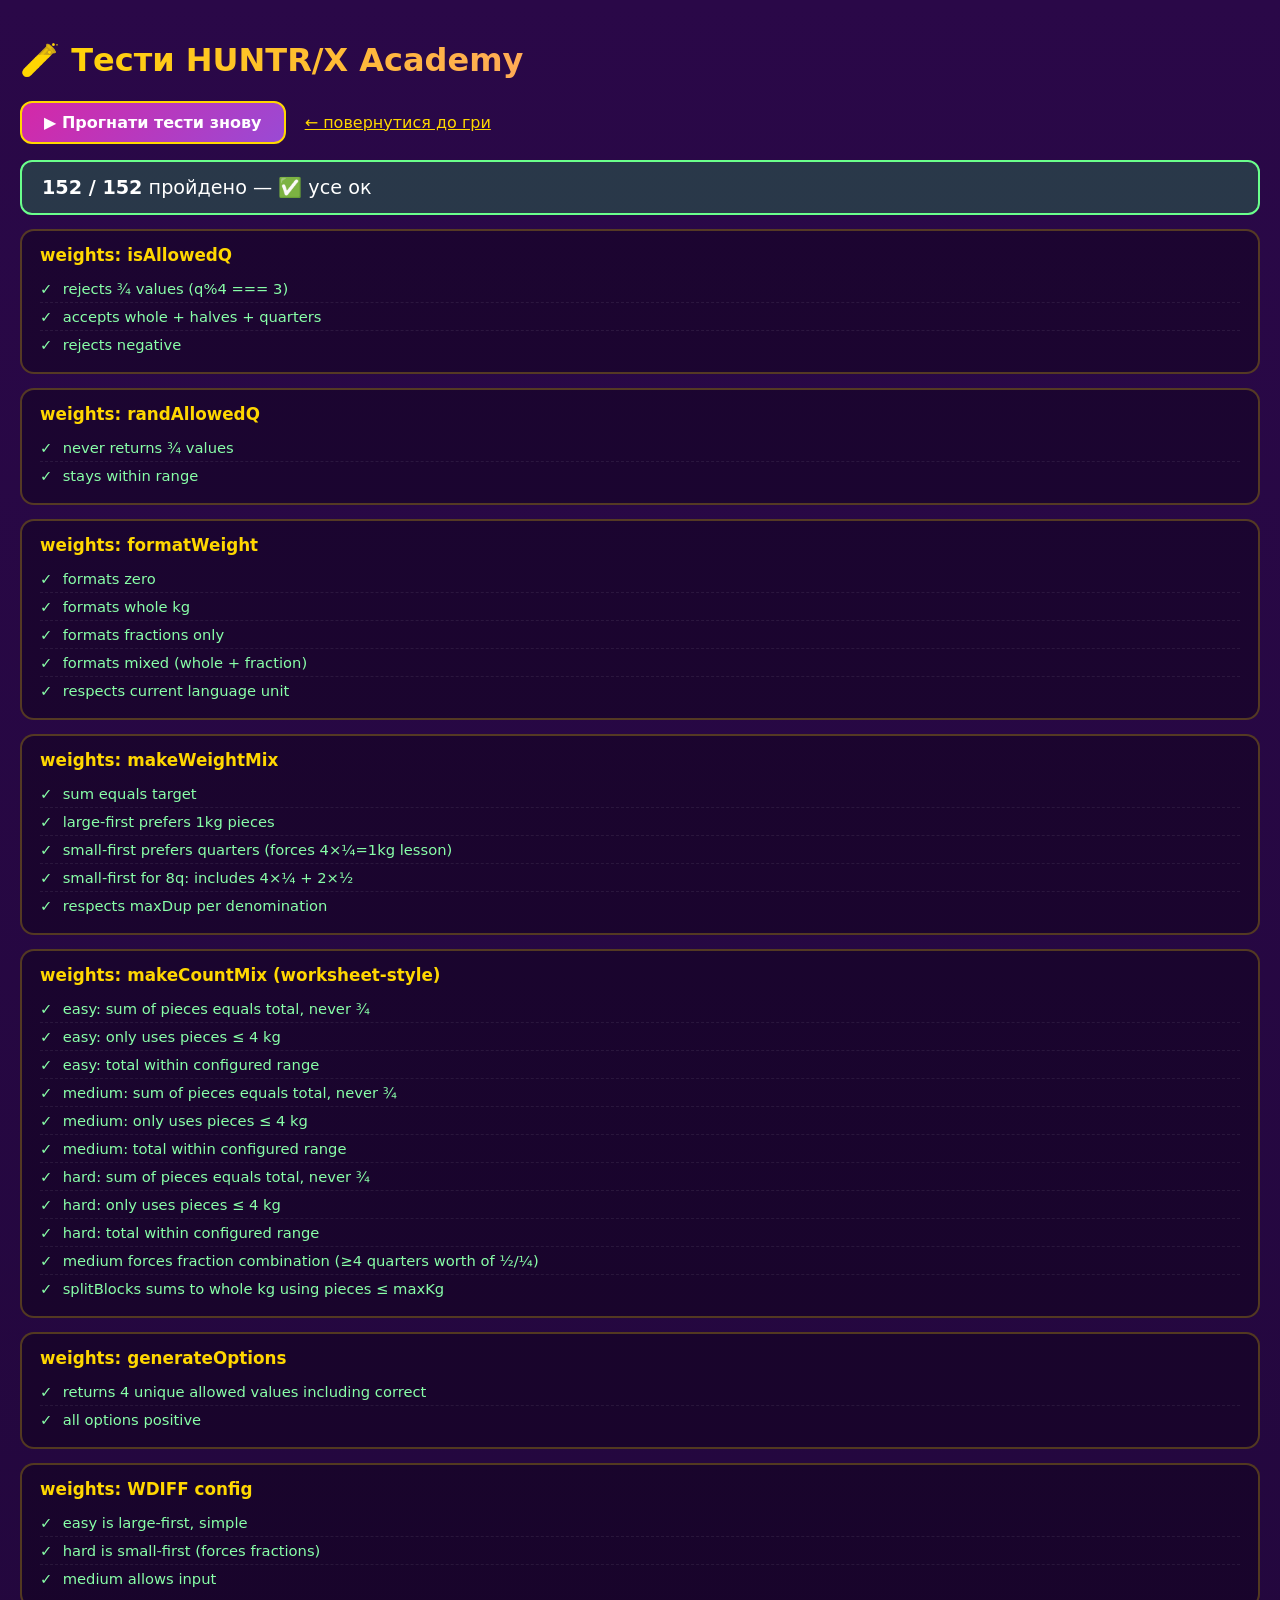
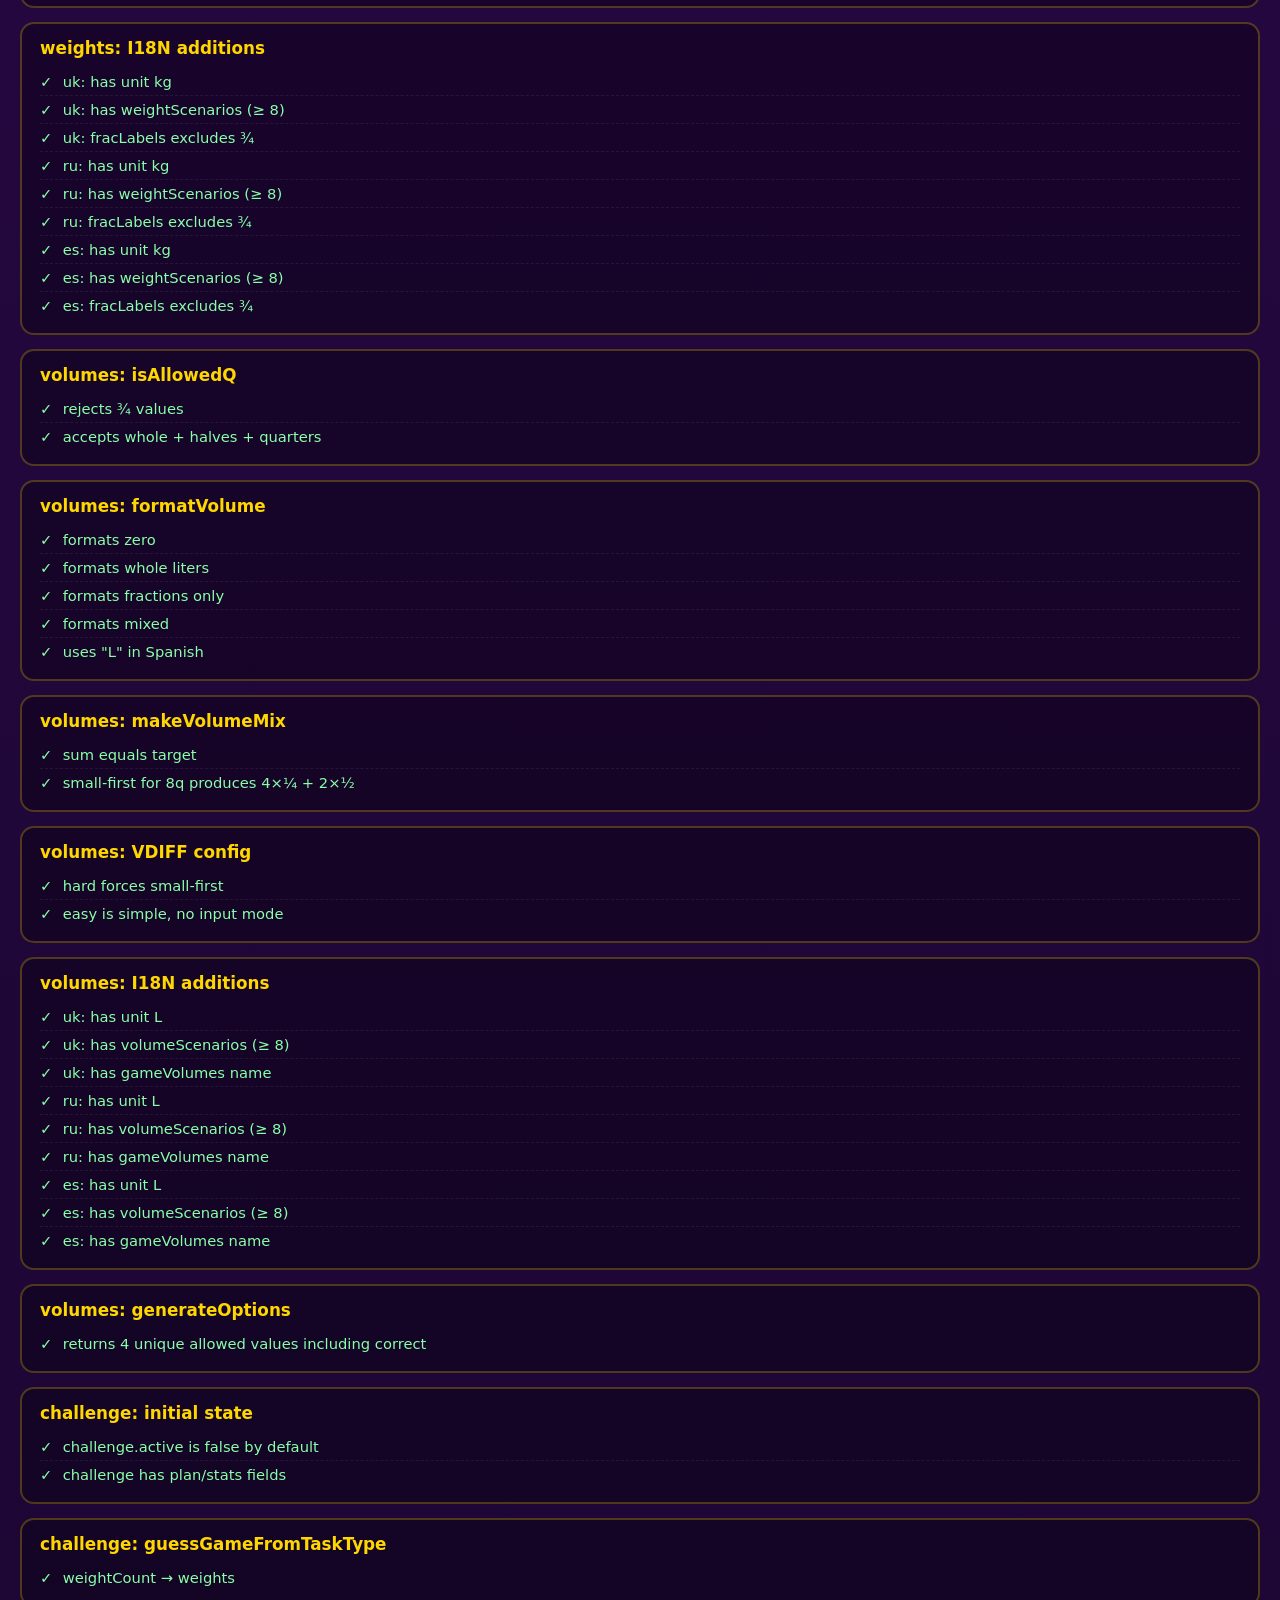
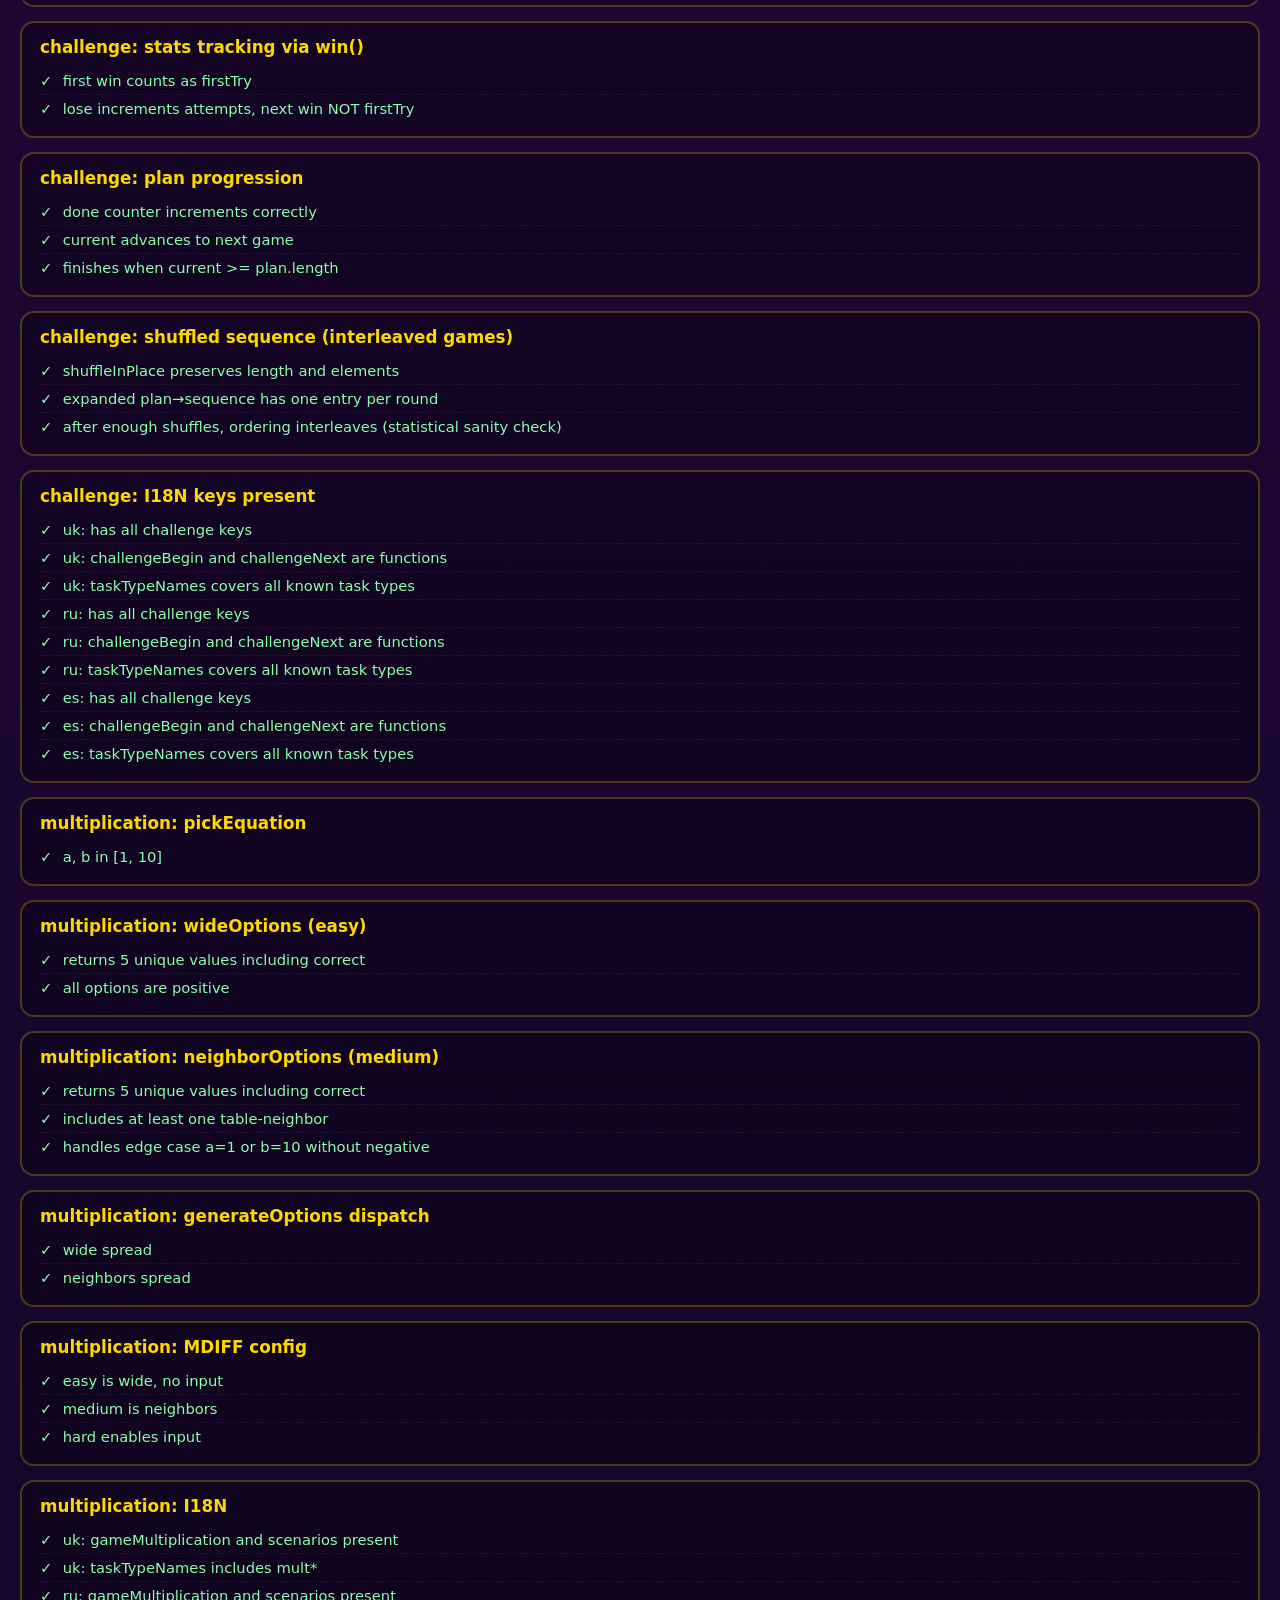
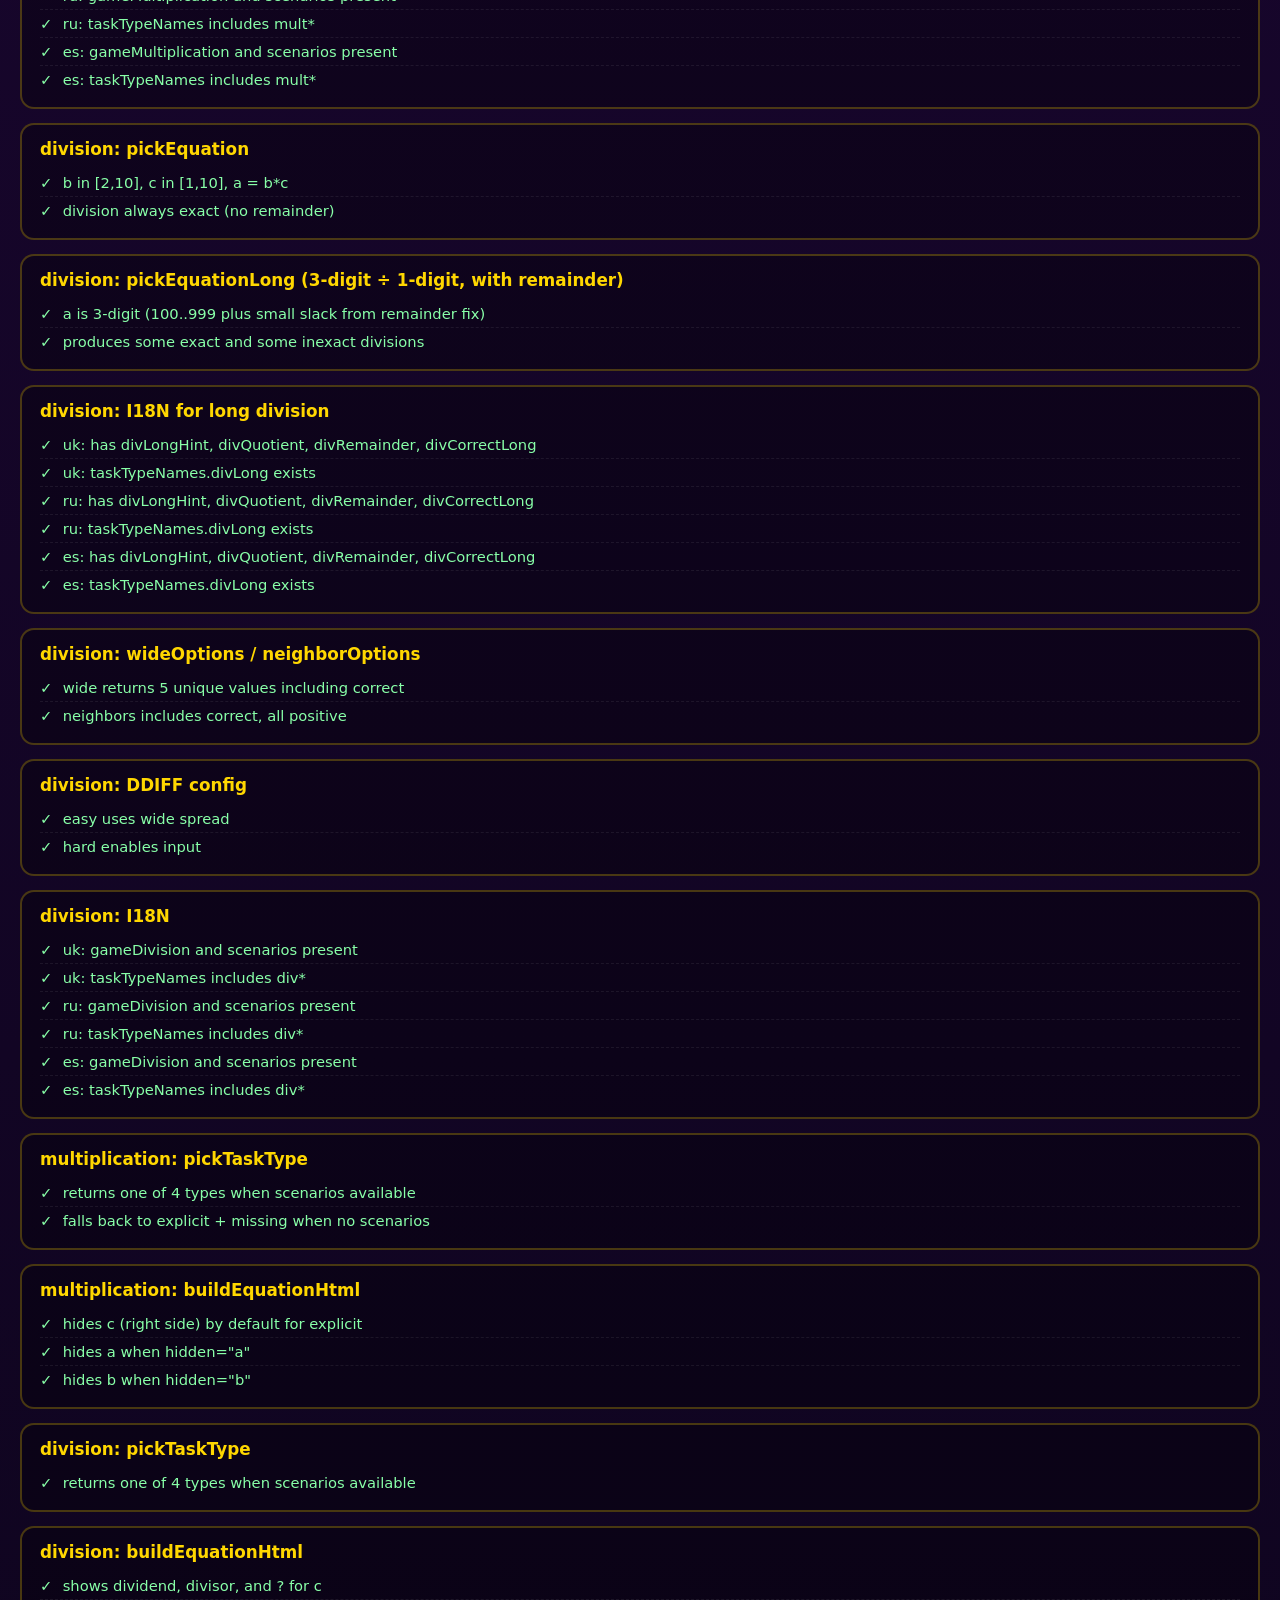
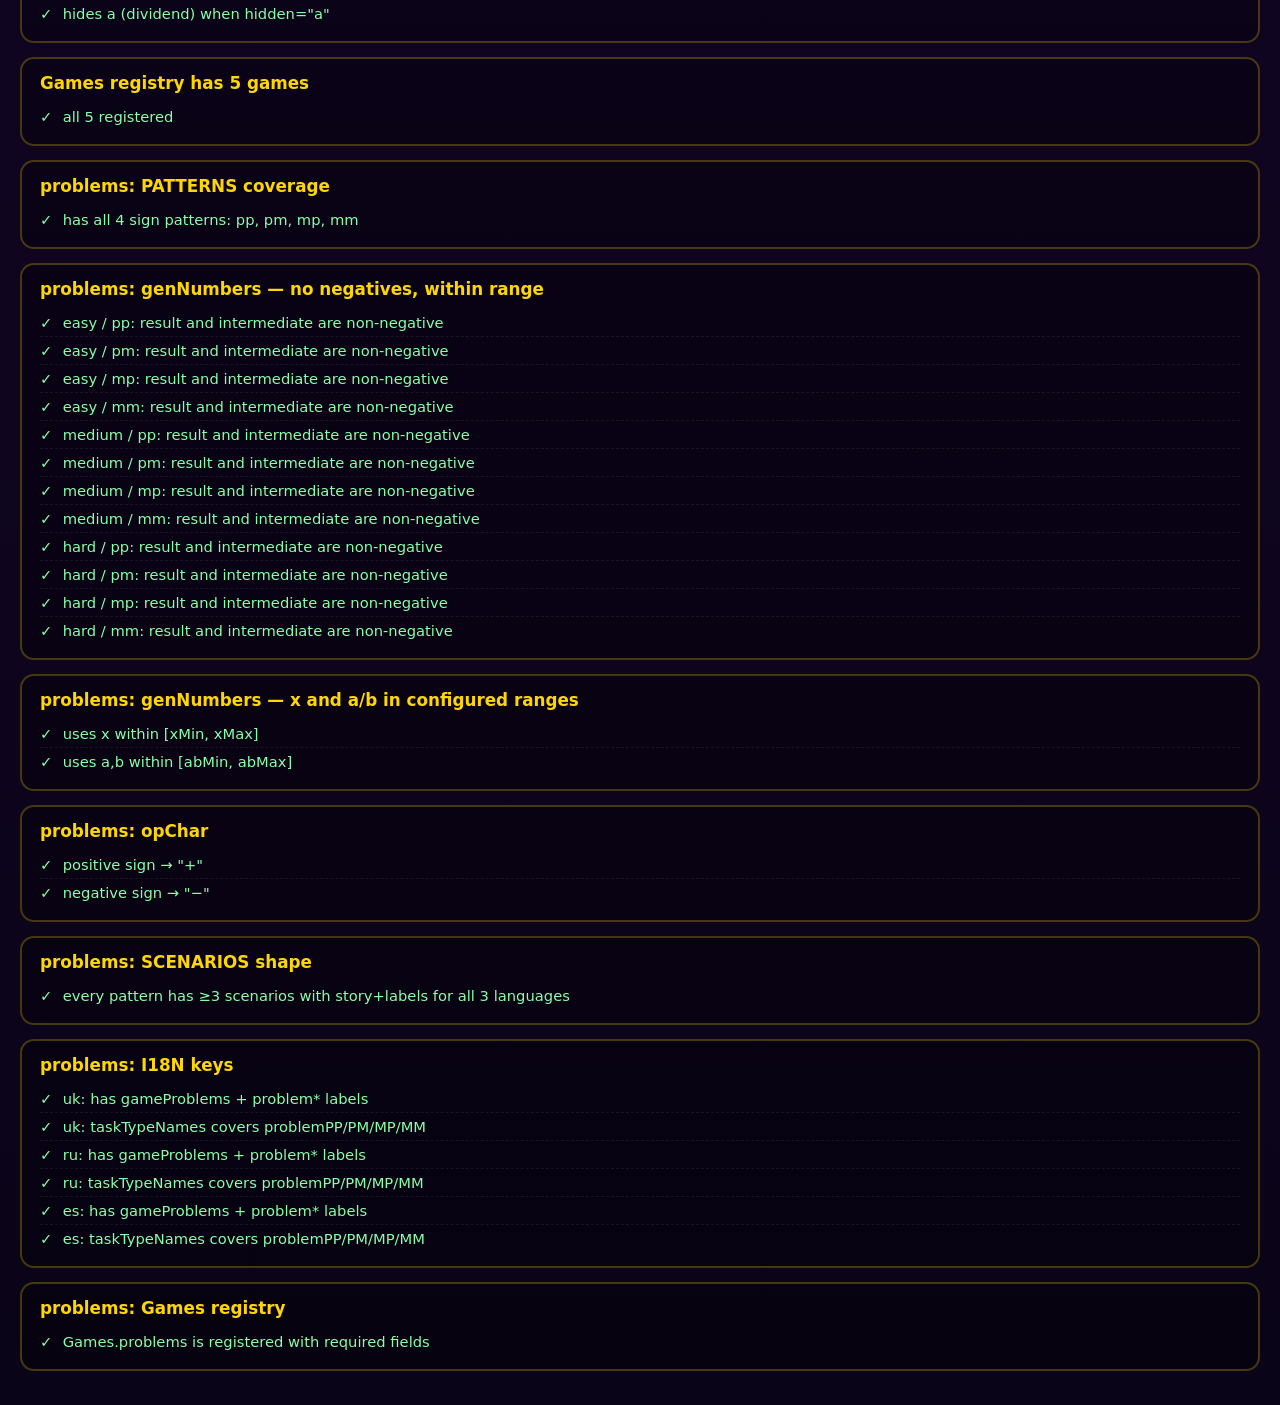
<file: test/runner.html>
<!DOCTYPE html>
<html lang="uk">
<head>
  <meta charset="UTF-8" />
  <meta name="viewport" content="width=device-width, initial-scale=1.0" />
  <title>🧪 HUNTR/X Academy — Tests</title>
  <style>
    body {
      font-family: 'Trebuchet MS', system-ui, sans-serif;
      background: linear-gradient(180deg, #2a0848 0%, #0a0418 100%);
      color: #fff;
      padding: 20px;
      min-height: 100vh;
      margin: 0;
    }
    h1 {
      background: linear-gradient(90deg, #ffd700, #ff6ad4);
      -webkit-background-clip: text;
      background-clip: text;
      color: transparent;
    }
    #summary {
      padding: 14px 20px;
      border-radius: 12px;
      margin: 14px 0;
      font-size: 1.2rem;
    }
    #summary.ok   { background: rgba(40, 200, 80, 0.25); border: 2px solid #6aff8c; }
    #summary.fail { background: rgba(220, 40, 60, 0.25); border: 2px solid #ff6a8c; }
    .summary .bad { color: #ff6a8c; margin-left: 8px; }
    section.suite {
      background: rgba(0,0,0,0.3);
      border: 2px solid rgba(255, 215, 0, 0.25);
      border-radius: 14px;
      padding: 14px 18px;
      margin-bottom: 14px;
    }
    section.suite h2 {
      margin: 0 0 10px 0;
      color: #ffd700;
      font-size: 1.05rem;
    }
    .test {
      padding: 5px 0;
      font-size: 0.92rem;
      border-bottom: 1px dashed rgba(255,255,255,0.07);
    }
    .test:last-child { border-bottom: none; }
    .test.pass { color: #88ffa8; }
    .test.fail { color: #ff8aa8; }
    .test .mark { display: inline-block; min-width: 18px; font-weight: bold; }
    .err {
      background: rgba(255, 32, 80, 0.18);
      color: #ffd0d8;
      padding: 6px 10px;
      border-radius: 6px;
      font-family: monospace;
      font-size: 0.82rem;
      margin: 4px 0 0 22px;
      white-space: pre-wrap;
    }
    button {
      background: linear-gradient(135deg, #d428a8, #9a4ad4);
      color: #fff;
      border: 2px solid #ffd700;
      padding: 10px 22px;
      font-size: 1rem;
      font-weight: bold;
      border-radius: 12px;
      cursor: pointer;
      font-family: inherit;
    }
    button:hover { transform: translateY(-2px); }
  </style>
</head>
<body>
  <h1>🧪 Тести HUNTR/X Academy</h1>
  <p>
    <button id="rerun">▶ Прогнати тести знову</button>
    <a href="../index.html" style="color:#ffd700; margin-left: 14px;">← повернутися до гри</a>
  </p>
  <div id="results"></div>

  <script>
    // Активуємо тестовий режим — щоб script.js не запускав init() автоматично
    window.__TEST_MODE__ = true;
  </script>

  <!-- SVG-спрайти не потрібні для тестів, але потрібні DOM-стаби для скриптів -->
  <div id="taskText" style="display:none"></div>
  <div id="taskArea" style="display:none"></div>
  <div id="controls" style="display:none"></div>
  <div id="feedback" style="display:none"></div>
  <div id="score"></div><div id="streak"></div><div id="round"></div>
  <div id="appTitle"></div><div id="lblScore"></div><div id="lblStreak"></div><div id="lblRound"></div>
  <div id="welcomeOverlay" hidden></div>
  <div id="challengeOverlay" hidden></div>
  <div id="summaryOverlay" hidden></div>
  <div id="goalsBar" hidden></div>
  <div id="playerChip" hidden></div>
  <div id="animStage"></div><div id="animOverlay"></div>

  <!-- Завантажуємо реальні скрипти застосунку -->
  <script src="../script.js"></script>
  <script src="../weights-game.js"></script>
  <script src="../volumes-game.js"></script>
  <script src="../multiplication-game.js"></script>
  <script src="../division-game.js"></script>
  <script src="../problems-game.js"></script>

  <!-- Тестовий фреймворк -->
  <script src="framework.js"></script>

  <!-- Самі тести -->
  <script src="test-common.js"></script>
  <script src="test-weights.js"></script>
  <script src="test-volumes.js"></script>
  <script src="test-challenge.js"></script>
  <script src="test-arithmetic.js"></script>
  <script src="test-problems.js"></script>

  <script>
    function runTests() {
      TestRunner.run(document.getElementById('results'));
    }
    document.getElementById('rerun').addEventListener('click', runTests);
    runTests();
  </script>
</body>
</html>
</file>
<file: style.css>
* { box-sizing: border-box; margin: 0; padding: 0; }

html, body {
  min-height: 100vh;
  font-family: 'Trebuchet MS', 'Comic Sans MS', system-ui, sans-serif;
  background:
    radial-gradient(ellipse at top, #4a1070 0%, transparent 60%),
    radial-gradient(ellipse at bottom right, #d428a8 0%, transparent 50%),
    radial-gradient(ellipse at bottom left, #1a0838 0%, transparent 50%),
    linear-gradient(180deg, #2a0848 0%, #0a0418 100%);
  background-attachment: fixed;
  color: #fff;
  user-select: none;
  overflow-x: hidden;
}

/* Зіркове тло */
body::before {
  content: '';
  position: fixed;
  inset: 0;
  background-image:
    radial-gradient(2px 2px at 10% 20%, #fff 50%, transparent),
    radial-gradient(1px 1px at 30% 70%, #ffd700 50%, transparent),
    radial-gradient(2px 2px at 60% 30%, #fff 50%, transparent),
    radial-gradient(1px 1px at 80% 80%, #d4a8ff 50%, transparent),
    radial-gradient(2px 2px at 50% 50%, #fff 50%, transparent),
    radial-gradient(1px 1px at 90% 10%, #ffd700 50%, transparent),
    radial-gradient(1px 1px at 15% 90%, #fff 50%, transparent);
  pointer-events: none;
  z-index: 0;
  animation: twinkle 4s infinite alternate;
}

@keyframes twinkle {
  from { opacity: 0.4; }
  to { opacity: 1; }
}

/* ===== Фон з персонажами ===== */
.bg-characters {
  position: fixed;
  inset: 0;
  z-index: 0;
  pointer-events: none;
  overflow: hidden;
}
.bg-char {
  position: absolute;
  opacity: 0.14;
  filter: blur(1px) drop-shadow(0 0 20px rgba(255, 106, 212, 0.4));
  animation: bgFloat 12s ease-in-out infinite alternate;
}
.bg-rumi {
  filter: blur(1px) drop-shadow(0 0 25px rgba(154, 74, 212, 0.65));
  opacity: 0.18;
}
.bg-mira {
  filter: blur(1px) drop-shadow(0 0 25px rgba(255, 106, 212, 0.6));
  opacity: 0.18;
}
.bg-zoey {
  filter: blur(1px) drop-shadow(0 0 25px rgba(40, 168, 212, 0.65));
  opacity: 0.18;
}
.bg-hero {
  filter: blur(1px) drop-shadow(0 0 25px rgba(212, 40, 168, 0.6));
}
.bg-demon {
  filter: blur(1px) drop-shadow(0 0 25px rgba(255, 32, 80, 0.55));
}
.bg-pos-1 { top: 6%;  left: -2%;  width: 220px; height: 264px; transform: rotate(-8deg); animation-delay: 0s; }
.bg-pos-2 { top: 14%; right: -3%; width: 250px; height: 300px; transform: rotate(10deg) scaleX(-1); animation-delay: 2s; }
.bg-pos-3 { bottom: 8%; left: 4%; width: 200px; height: 240px; transform: rotate(6deg); animation-delay: 4s; }
.bg-pos-4 { bottom: 12%; right: 2%; width: 230px; height: 276px; transform: rotate(-12deg); animation-delay: 6s; }
.bg-pos-5 { top: 45%; left: -4%; width: 180px; height: 216px; transform: rotate(-4deg); animation-delay: 3s; opacity: 0.1; }
.bg-pos-6 { top: 50%; right: -4%; width: 200px; height: 240px; transform: rotate(8deg) scaleX(-1); animation-delay: 5s; opacity: 0.1; }

@keyframes bgFloat {
  from { transform: translateY(0) rotate(var(--r, 0deg)); }
  to   { transform: translateY(-18px) rotate(var(--r, 0deg)); }
}

.honmoon-bg {
  position: absolute;
  font-size: 48px;
  color: #ffd700;
  opacity: 0.25;
  text-shadow: 0 0 30px #ffd700, 0 0 60px #ff6ad4;
  animation: honmoonShine 3s ease-in-out infinite alternate;
}
.honmoon-pos-1 { top: 22%; left: 30%; }
.honmoon-pos-2 { top: 70%; left: 22%; font-size: 36px; animation-delay: 1s; }
.honmoon-pos-3 { top: 30%; right: 28%; font-size: 56px; animation-delay: 0.5s; }
.honmoon-pos-4 { bottom: 30%; right: 32%; font-size: 40px; animation-delay: 1.5s; }
@keyframes honmoonShine {
  from { opacity: 0.15; transform: scale(0.95) rotate(-5deg); }
  to   { opacity: 0.45; transform: scale(1.1) rotate(5deg); }
}

@media (max-width: 700px) {
  .bg-pos-5, .bg-pos-6 { display: none; }
  .bg-char { opacity: 0.1; }
}

.app {
  position: relative;
  z-index: 1;
  max-width: 1000px;
  margin: 0 auto;
  padding: 20px;
}

header {
  text-align: center;
  margin-bottom: 20px;
  position: relative;
}

/* ===== Settings button + player chip ===== */
.settings-btn {
  position: absolute;
  top: 0; right: 0;
  background: rgba(255,255,255,0.08);
  border: 2px solid rgba(255,215,0,0.5);
  color: #ffd700;
  border-radius: 12px;
  width: 46px;
  height: 46px;
  font-size: 1.4rem;
  cursor: pointer;
  transition: transform 0.2s, box-shadow 0.2s, background 0.2s;
  display: flex;
  align-items: center;
  justify-content: center;
}
.settings-btn:hover {
  transform: rotate(90deg);
  box-shadow: 0 0 16px rgba(255, 215, 0, 0.6);
  background: rgba(255, 215, 0, 0.15);
}
.challenge-btn { right: 56px; color: #ffd700; }
.challenge-btn:hover { transform: scale(1.1); }
body.challenge-active .challenge-btn {
  background: linear-gradient(135deg, #ffd700, #ff6ad4);
  color: #1a0838;
  border-color: #fff;
  box-shadow: 0 0 18px rgba(255, 215, 0, 0.8);
  animation: pulse 1.8s infinite;
}
/* У режимі челенджу не можна пропустити раунд */
body.challenge-active .next-round-wrap { display: none; }

/* ===== Конфіг челенджу ===== */
.challenge-card { max-width: 640px; }
.challenge-goals { display: grid; gap: 8px; }
.challenge-goal-row {
  display: grid;
  grid-template-columns: auto 1fr auto;
  gap: 12px;
  align-items: center;
  background: rgba(0,0,0,0.3);
  border: 2px solid rgba(255, 215, 0, 0.3);
  border-radius: 12px;
  padding: 10px 14px;
  transition: border-color 0.15s, background 0.15s;
}
.challenge-goal-row.on {
  border-color: #ffd700;
  background: linear-gradient(135deg, rgba(212,40,168,0.2), rgba(255,215,0,0.1));
}
.challenge-goal-row .row-toggle {
  width: 24px; height: 24px;
  cursor: pointer;
  appearance: none;
  border: 3px solid rgba(255,215,0,0.5);
  border-radius: 6px;
  background: rgba(0,0,0,0.4);
  display: inline-flex;
  align-items: center;
  justify-content: center;
  flex-shrink: 0;
  position: relative;
}
.challenge-goal-row .row-toggle:checked {
  background: linear-gradient(135deg, #ffd700, #ff6ad4);
  border-color: #fff;
}
.challenge-goal-row .row-toggle:checked::after {
  content: '✓'; color: #1a0838; font-weight: 900; font-size: 1rem; line-height: 1;
}
.challenge-goal-row .row-label {
  display: flex;
  align-items: center;
  gap: 8px;
  font-weight: bold;
  color: #ffd4f0;
}
.challenge-goal-row .row-label .game-icon { font-size: 1.3rem; }
.challenge-goal-row .row-goal {
  width: 78px;
  padding: 8px 10px;
  font-size: 1.05rem;
  border-radius: 10px;
  border: 2px solid #ffd700;
  background: rgba(0,0,0,0.4);
  color: #ffd700;
  text-align: center;
  font-family: inherit;
  font-weight: bold;
}
.challenge-goal-row .row-goal:focus { outline: none; border-color: #ff6ad4; box-shadow: 0 0 10px #ff6ad4; }
.challenge-goal-row.off { opacity: 0.5; }

/* ===== Підсумок ===== */
.summary-card { max-width: 680px; }
.summary-body {
  background: rgba(0,0,0,0.35);
  border-radius: 14px;
  padding: 14px 18px;
  margin: 14px 0;
}
.summary-game {
  margin-bottom: 14px;
  padding-bottom: 14px;
  border-bottom: 1px dashed rgba(255, 215, 0, 0.25);
}
.summary-game:last-child { border-bottom: none; margin-bottom: 0; padding-bottom: 0; }
.summary-game-head {
  display: flex;
  justify-content: space-between;
  align-items: center;
  margin-bottom: 6px;
  font-weight: 900;
  color: #ffd700;
}
.summary-game-head .game-title { font-size: 1.05rem; }
.summary-game-head .game-total { font-size: 1rem; }
.summary-task {
  display: grid;
  grid-template-columns: 1fr auto auto;
  gap: 10px;
  padding: 4px 8px;
  font-size: 0.92rem;
  color: #ffd4f0;
}
.summary-task .task-pct {
  font-weight: bold;
  color: #6affd4;
}
.summary-task.poor .task-pct { color: #ff8a8a; }
.summary-task.ok   .task-pct { color: #ffd700; }
.summary-overall {
  text-align: center;
  padding: 12px;
  margin-top: 8px;
  background: linear-gradient(135deg, rgba(212,40,168,0.3), rgba(255,215,0,0.15));
  border: 2px solid #ffd700;
  border-radius: 12px;
  font-weight: 900;
  font-size: 1.1rem;
  color: #fff;
}

/* ===== Великий рівняння-блок для гри множення/ділення ===== */
.big-equation {
  display: inline-flex;
  align-items: center;
  gap: 12px;
  font-size: clamp(1.6rem, 6vw, 3.2rem);
  font-weight: 900;
  padding: 14px 22px;
  background: rgba(0,0,0,0.35);
  border: 3px solid #ffd700;
  border-radius: 18px;
  box-shadow: 0 0 30px rgba(255,215,0,0.35), inset 0 0 20px rgba(154,74,212,0.2);
  color: #fff;
  letter-spacing: 1px;
  flex-wrap: wrap;
  justify-content: center;
  max-width: 100%;
}
.big-equation .eq-op {
  background: linear-gradient(135deg, #d428a8, #9a4ad4);
  color: #fff;
  padding: 6px 18px;
  border-radius: 12px;
  border: 2px solid #fff;
  min-width: 56px;
  text-align: center;
  text-shadow: 0 2px 4px rgba(0,0,0,0.5);
}
.big-equation .eq-sign {
  color: #ffd700;
  font-size: 0.85em;
  padding: 0 4px;
  text-shadow: 0 0 8px rgba(255,215,0,0.7);
}
.big-equation .qmark {
  background: linear-gradient(135deg, #ffd700, #ff6ad4);
  color: #1a0838;
  animation: pulse 1.5s infinite;
}
/* ===== Гра задач (2 дії) ===== */
.problem-block {
  display: flex;
  flex-direction: column;
  align-items: stretch;
  gap: 8px;
  padding: 12px 18px;
  background: rgba(0,0,0,0.35);
  border: 2px solid rgba(255,215,0,0.5);
  border-radius: 14px;
  margin: 6px auto;
  max-width: 460px;
}
.problem-label {
  color: #ffd700;
  font-weight: bold;
  font-size: 0.95rem;
  letter-spacing: 0.5px;
  text-align: center;
}
.problem-datum-list { display: flex; flex-direction: column; gap: 6px; }
.problem-datum-row {
  display: flex;
  align-items: center;
  justify-content: space-between;
  gap: 10px;
  background: rgba(0,0,0,0.25);
  border: 1px solid rgba(255,215,0,0.3);
  border-radius: 10px;
  padding: 6px 12px;
}
.problem-datum-label {
  color: #ffd4f0;
  font-weight: bold;
  font-size: 0.95rem;
  text-align: left;
  flex: 1;
}
.problem-datum-val {
  background: linear-gradient(135deg, rgba(212,40,168,0.4), rgba(154,74,212,0.4));
  border: 2px solid #ffd700;
  border-radius: 8px;
  padding: 4px 12px;
  font-size: 1.2rem;
  font-weight: 900;
  color: #fff;
  min-width: 50px;
  text-align: center;
}
.problem-datum-input {
  width: 70px;
  font-size: 1.1rem;
  padding: 5px 8px;
  text-align: center;
}
.problem-solution-label {
  color: #ffd700;
  font-weight: bold;
  margin-right: 6px;
  font-size: 1rem;
  display: inline-flex;
  align-items: center;
}

/* ===== Ділення з остачею (3-значне ÷ 1-значне) ===== */
.long-div-fields {
  display: inline-flex;
  gap: 14px;
  align-items: flex-end;
  flex-wrap: wrap;
  justify-content: center;
}
.long-div-field {
  display: inline-flex;
  flex-direction: column;
  align-items: center;
  gap: 4px;
}
.long-div-label {
  color: #ffd700;
  font-weight: bold;
  font-size: 0.85rem;
  letter-spacing: 0.3px;
}
.long-div-field .answer {
  width: 90px;
  text-align: center;
}
@media (max-height: 620px) {
  .long-div-fields { gap: 8px; }
  .long-div-label { font-size: 0.75rem; }
  .long-div-field .answer { width: 70px; font-size: 1rem; padding: 4px 6px; }
}
@media (max-height: 800px) {
  .problem-block { padding: 8px 12px; margin: 4px auto; gap: 6px; }
  .problem-datum-row { padding: 4px 10px; }
  .problem-datum-label { font-size: 0.85rem; }
  .problem-datum-val { font-size: 1rem; padding: 3px 9px; min-width: 42px; }
  .problem-datum-input { width: 62px; font-size: 0.95rem; }
}
@media (max-height: 620px) {
  .problem-block { padding: 6px 10px; gap: 4px; }
  .problem-label { font-size: 0.78rem; }
  .problem-datum-row { padding: 3px 8px; }
  .problem-datum-label { font-size: 0.78rem; }
  .problem-datum-val { font-size: 0.9rem; padding: 2px 8px; min-width: 36px; }
  .problem-datum-input { width: 54px; font-size: 0.88rem; padding: 4px 6px; }
}

@media (max-height: 620px) {
  .big-equation { font-size: clamp(1.2rem, 4vw, 1.8rem); padding: 8px 14px; gap: 8px; }
  .big-equation .eq-op { padding: 4px 12px; min-width: 42px; }
}

/* Транзишен між іграми в челенджі */
.challenge-transition {
  position: fixed;
  inset: 0;
  z-index: 150;
  background: radial-gradient(ellipse at center, rgba(74, 16, 112, 0.95) 0%, rgba(10, 4, 24, 0.85) 80%);
  display: flex;
  align-items: center;
  justify-content: center;
  pointer-events: none;
  animation: transitionFlash 1.6s ease-out forwards;
}
.challenge-transition .ct-content {
  text-align: center;
  font-size: clamp(1.4rem, 4vw, 2.4rem);
  font-weight: 900;
  color: #fff;
  background: rgba(20,8,40,0.85);
  border: 4px solid #ffd700;
  border-radius: 20px;
  padding: 24px 36px;
  box-shadow: 0 0 50px rgba(255, 215, 0, 0.7);
}
@keyframes transitionFlash {
  0%   { opacity: 0; }
  20%  { opacity: 1; }
  80%  { opacity: 1; }
  100% { opacity: 0; }
}
.player-chip {
  display: inline-flex;
  align-items: center;
  gap: 8px;
  background: rgba(154, 74, 212, 0.18);
  border: 2px solid rgba(255, 106, 212, 0.4);
  padding: 6px 14px;
  border-radius: 18px;
  margin: 18px auto 0;
  font-weight: bold;
  backdrop-filter: blur(6px);
}
.player-chip[hidden] { display: none; }
.player-avatar { font-size: 1.3rem; }
.player-name { color: #ffd700; }
.player-diff {
  font-size: 0.85rem;
  opacity: 0.85;
  color: #ffd4f0;
  padding-left: 8px;
  border-left: 1px solid rgba(255,255,255,0.2);
}

.welcome-actions {
  display: flex;
  gap: 10px;
  justify-content: center;
  align-items: stretch;
  flex-wrap: wrap;
  margin-top: 22px;
}
.welcome-actions .btn {
  font-size: 1.1rem;
  padding: 0 28px;
  height: 52px;
  min-height: 52px;
  line-height: 1;
  display: inline-flex;
  align-items: center;
  justify-content: center;
  box-sizing: border-box;
  margin: 0;
}
.welcome-actions .welcome-start { font-size: 1.1rem; }
.welcome-cancel {
  background: linear-gradient(135deg, #4a2070, #2a1048);
  border-color: #9a4ad4;
}
.welcome-cancel[hidden] { display: none; }

/* ===== Прогрес-бар цілей ===== */
.goals-bar {
  display: flex;
  flex-wrap: wrap;
  gap: 8px;
  justify-content: center;
  margin: 10px auto 0;
  max-width: 900px;
}
.goal-chip {
  display: inline-flex;
  align-items: center;
  gap: 8px;
  background: rgba(0,0,0,0.35);
  border: 2px solid rgba(255, 215, 0, 0.4);
  border-radius: 14px;
  padding: 6px 12px;
  font-size: 0.85rem;
  position: relative;
}
.goal-chip.done {
  border-color: #6aff8c;
  box-shadow: 0 0 12px rgba(106, 255, 140, 0.5);
  background: linear-gradient(135deg, rgba(40, 140, 60, 0.4), rgba(20, 80, 30, 0.4));
}
.goal-icon { font-size: 1.1rem; }
.goal-label { font-weight: bold; color: #ffd4f0; }
.goal-count { color: #ffd700; font-weight: bold; }
.goal-bar {
  width: 60px; height: 6px;
  background: rgba(255,255,255,0.15);
  border-radius: 4px;
  overflow: hidden;
  display: inline-block;
}
.goal-fill {
  display: block; height: 100%;
  background: linear-gradient(90deg, #ffd700, #ff6ad4);
  transition: width 0.4s ease;
}
.goals-celebrate {
  width: 100%;
  text-align: center;
  font-weight: 900;
  font-size: 1.1rem;
  color: #ffd700;
  text-shadow: 0 0 14px rgba(255, 215, 0, 0.8);
  margin-top: 6px;
  animation: pulse 1.4s infinite;
}

/* Налаштування цілей у модалці */
.parents-section { padding-top: 12px; border-top: 1px dashed rgba(255, 215, 0, 0.25); }
.parents-hint {
  font-size: 0.82rem;
  opacity: 0.75;
  color: #ffd4f0;
  margin-bottom: 8px;
}
.parents-grid {
  display: grid;
  gap: 6px;
}
.parents-row {
  display: grid;
  grid-template-columns: 1fr repeat(3, 1fr);
  gap: 6px;
  align-items: center;
  background: rgba(0,0,0,0.25);
  border-radius: 10px;
  padding: 6px 10px;
}
.parents-row .game-name { font-weight: bold; color: #ffd4f0; font-size: 0.9rem; }
.parents-row input[type="number"] {
  width: 100%;
  padding: 6px 8px;
  font-size: 0.95rem;
  border-radius: 8px;
  border: 2px solid rgba(255, 215, 0, 0.4);
  background: rgba(0,0,0,0.35);
  color: #ffd700;
  text-align: center;
  font-family: inherit;
  font-weight: bold;
}
.parents-row input[type="number"]:focus { outline: none; border-color: #ff6ad4; }

.gender-grid.two-col   { grid-template-columns: repeat(2, 1fr); }
.gender-grid.three-col { grid-template-columns: repeat(auto-fit, minmax(110px, 1fr)); }
/* Дозволяємо клітинкам грид-у стискатися, інакше довгі слова розпирають картку */
.gender-grid > * { min-width: 0; }
.gender-btn { word-break: break-word; overflow-wrap: anywhere; }
.game-card .gender-emoji { font-size: 2rem; }

/* ===== Гра ваг — SVG-гирка (kettlebell) ===== */
.weight-item {
  position: relative;
  display: inline-block;
  cursor: pointer;
  transition: transform 0.15s, filter 0.15s;
  user-select: none;
  vertical-align: bottom;
}
.weight-item .w-shape {
  display: block;
  width: 100%;
  height: 100%;
  color: var(--w-bg, #d428a8);
  filter: drop-shadow(0 4px 8px rgba(0,0,0,0.45));
}
.weight-item .w-label {
  position: absolute;
  top: 62%;
  left: 50%;
  transform: translate(-50%, -50%);
  background: rgba(255, 255, 255, 0.96);
  color: #1a0838;
  font-weight: 900;
  font-size: 0.95rem;
  padding: 3px 10px;
  border-radius: 9px;
  border: 2px solid #ffd700;
  white-space: nowrap;
  box-shadow: 0 2px 4px rgba(0,0,0,0.35);
  letter-spacing: 0.3px;
  pointer-events: none;
}
.weight-item.size-14 { width: 58px;  height: 70px;  --w-bg: #28a8d4; }
.weight-item.size-12 { width: 86px;  height: 104px; --w-bg: #d428a8; }
.weight-item.size-1  { width: 110px; height: 132px; --w-bg: #d49a28; }
.weight-item.size-2  { width: 124px; height: 148px; --w-bg: #9a4ad4; }
.weight-item.size-3  { width: 136px; height: 162px; --w-bg: #d44878; }
.weight-item.size-4  { width: 148px; height: 176px; --w-bg: #2aa86a; }
.weight-item.size-14 .w-label { font-size: 0.72rem; padding: 2px 6px; border-width: 1.5px; }
.weight-item.size-1  .w-label { font-size: 1.05rem; padding: 4px 13px; }
.weight-item.size-2 .w-label,
.weight-item.size-3 .w-label,
.weight-item.size-4 .w-label { font-size: 1.15rem; padding: 4px 15px; }
.weight-item:hover { transform: translateY(-4px); filter: drop-shadow(0 0 12px var(--w-bg)); }
.weight-item.selected {
  animation: pulse 1s infinite;
  filter: drop-shadow(0 0 14px #ffd700) drop-shadow(0 0 22px #ff6ad4);
}
.weight-tray .weight-item { cursor: pointer; }

/* ===== Пляшка для гри літрів — те ж позиціонування, що й weight-item ===== */
.volume-item {
  position: relative;
  display: inline-block;
  cursor: pointer;
  transition: transform 0.15s, filter 0.15s;
  user-select: none;
  vertical-align: bottom;
}
.volume-item .w-shape {
  display: block;
  width: 100%;
  height: 100%;
  color: var(--w-bg, #28a8d4);
  filter: drop-shadow(0 4px 8px rgba(0,0,0,0.45));
}
.volume-item .w-label {
  position: absolute;
  top: 64%;
  left: 50%;
  transform: translate(-50%, -50%);
  background: rgba(255,255,255,0.96);
  color: #1a0838;
  font-weight: 900;
  font-size: 0.95rem;
  padding: 3px 10px;
  border-radius: 9px;
  border: 2px solid #ffd700;
  white-space: nowrap;
  box-shadow: 0 2px 4px rgba(0,0,0,0.35);
  pointer-events: none;
}
.volume-item.size-14 { width: 58px;  height: 70px;  --w-bg: #6ad4d4; }
.volume-item.size-12 { width: 86px;  height: 104px; --w-bg: #28a8d4; }
.volume-item.size-1  { width: 118px; height: 142px; --w-bg: #d44878; }
.volume-item.size-14 .w-label { font-size: 0.72rem; padding: 2px 6px; border-width: 1.5px; }
.volume-item.size-1  .w-label { font-size: 1.1rem; padding: 4px 14px; }
.volume-item:hover { transform: translateY(-4px); filter: drop-shadow(0 0 12px var(--w-bg)); }
.volume-item.selected {
  animation: pulse 1s infinite;
  filter: drop-shadow(0 0 14px #ffd700) drop-shadow(0 0 22px #ff6ad4);
}

/* Кнопки-варіанти для дробу (замість dropdown) */
.frac-buttons {
  display: inline-flex;
  gap: 6px;
  flex-wrap: wrap;
  justify-content: center;
}
.frac-btn {
  background: rgba(0,0,0,0.4);
  color: #ffd700;
  border: 3px solid rgba(255,215,0,0.5);
  border-radius: 12px;
  padding: 8px 14px;
  font-size: 1.1rem;
  font-weight: bold;
  font-family: inherit;
  cursor: pointer;
  transition: transform 0.15s, border-color 0.15s, background 0.15s, box-shadow 0.15s;
  min-width: 60px;
}
.frac-btn:hover { transform: translateY(-2px); border-color: #ffd700; }
.frac-btn.active {
  background: linear-gradient(135deg, rgba(212,40,168,0.4), rgba(255,215,0,0.2));
  border-color: #ffd700;
  box-shadow: 0 0 14px rgba(255, 215, 0, 0.7);
  color: #fff;
}

.weight-input-row {
  display: inline-flex;
  align-items: center;
  gap: 8px;
  flex-wrap: wrap;
  justify-content: center;
  background: rgba(0,0,0,0.25);
  padding: 8px 14px;
  border-radius: 14px;
  border: 2px solid rgba(255, 215, 0, 0.4);
}
.frac-select {
  background: rgba(0,0,0,0.4);
  color: #ffd700;
  border: 3px solid #ffd700;
  border-radius: 12px;
  padding: 8px 14px;
  font-size: 1.2rem;
  font-weight: bold;
  font-family: inherit;
  cursor: pointer;
}
.frac-select:focus { outline: none; border-color: #ff6ad4; }

/* Зірки рівня складності */
.diff-stars {
  display: inline-flex;
  gap: 2px;
  margin-top: 4px;
  font-size: 1.1rem;
  letter-spacing: 1px;
  line-height: 1;
}
.diff-stars .s {
  color: rgba(255, 255, 255, 0.25);
  text-shadow: none;
}
.diff-stars .s.on {
  color: #ffd700;
  text-shadow: 0 0 6px rgba(255, 215, 0, 0.7);
}
.diff-card .gender-emoji { font-size: 1.7rem; }
.player-diff .diff-stars { font-size: 0.85rem; margin: 0 0 0 4px; }

.lang-switcher {
  position: absolute;
  top: 0; right: 0;
  display: flex;
  gap: 8px;
  z-index: 5;
}
.flag {
  background: rgba(255,255,255,0.08);
  border: 2px solid rgba(255,255,255,0.25);
  border-radius: 10px;
  padding: 4px;
  cursor: pointer;
  display: flex;
  align-items: center;
  justify-content: center;
  transition: transform 0.15s, border-color 0.15s, box-shadow 0.15s;
}
.flag:hover { transform: translateY(-2px); border-color: #ffd700; }
.flag.active {
  border-color: #ffd700;
  box-shadow: 0 0 14px rgba(255, 215, 0, 0.7);
  background: rgba(255, 215, 0, 0.15);
}
.flag svg { display: block; border-radius: 4px; }
@media (max-width: 600px) {
  .lang-switcher { position: static; justify-content: center; margin-bottom: 10px; }
}

h1 {
  font-size: clamp(1.5rem, 4vw, 2.4rem);
  background: linear-gradient(90deg, #ffd700, #ff6ad4, #9a4ad4, #ffd700);
  background-size: 300% 100%;
  -webkit-background-clip: text;
  background-clip: text;
  color: transparent;
  text-shadow: 0 0 30px rgba(255, 106, 212, 0.4);
  animation: shine 3s linear infinite;
  margin-bottom: 14px;
  letter-spacing: 1px;
}

@keyframes shine {
  to { background-position: 300% 0; }
}

.difficulty-wrap {
  margin: 14px 0 12px;
  display: flex;
  flex-direction: column;
  align-items: center;
  gap: 6px;
}
.difficulty-title {
  font-size: 1rem;
  font-weight: bold;
  color: #ffd4f0;
  letter-spacing: 0.5px;
  text-shadow: 0 2px 6px rgba(0,0,0,0.6);
}
.difficulty-switcher {
  display: flex;
  flex-wrap: wrap;
  gap: 8px;
  justify-content: center;
}
.diff-btn {
  background: rgba(255,255,255,0.08);
  border: 2px solid rgba(255,255,255,0.25);
  color: #fff;
  padding: 8px 14px;
  border-radius: 12px;
  cursor: pointer;
  font-family: inherit;
  font-weight: bold;
  font-size: 0.95rem;
  display: inline-flex;
  align-items: center;
  gap: 6px;
  transition: transform 0.15s, border-color 0.15s, box-shadow 0.15s, background 0.15s;
}
.diff-btn:hover { transform: translateY(-2px); border-color: #ffd700; }
.diff-btn.active {
  border-color: #ffd700;
  background: linear-gradient(135deg, rgba(212, 40, 168, 0.5), rgba(255, 215, 0, 0.25));
  box-shadow: 0 0 16px rgba(255, 215, 0, 0.6);
}
.diff-btn .diff-emoji { font-size: 1.2rem; }

.stats {
  display: flex;
  flex-wrap: wrap;
  gap: 10px;
  justify-content: center;
}

.stat {
  background: rgba(255,255,255,0.1);
  border: 2px solid rgba(255, 106, 212, 0.4);
  border-radius: 14px;
  padding: 8px 16px;
  font-weight: bold;
  font-size: 1rem;
  backdrop-filter: blur(6px);
}
.stat span { color: #ffd700; font-size: 1.2rem; }

.task-card {
  background: rgba(20, 8, 40, 0.7);
  border: 3px solid #d428a8;
  border-radius: 22px;
  padding: 22px;
  box-shadow: 0 0 40px rgba(212, 40, 168, 0.35), inset 0 0 30px rgba(154, 74, 212, 0.15);
  backdrop-filter: blur(10px);
}

.task-text {
  font-size: clamp(1.1rem, 2.5vw, 1.5rem);
  text-align: center;
  margin-bottom: 18px;
  line-height: 1.4;
  color: #fff;
  text-shadow: 0 2px 12px rgba(212, 40, 168, 0.6);
}
.task-text .price {
  display: inline-block;
  background: linear-gradient(135deg, #ffd700, #ff8c20);
  color: #2a0848;
  padding: 4px 14px;
  border-radius: 12px;
  font-weight: 900;
  font-size: 1.3em;
  box-shadow: 0 4px 14px rgba(255, 215, 0, 0.5);
  margin: 0 4px;
}
.task-text .item {
  color: #ffd700;
  font-weight: bold;
}

.task-area {
  min-height: 140px;
  display: flex;
  flex-wrap: wrap;
  gap: 10px;
  justify-content: center;
  align-items: center;
  padding: 14px;
  background: rgba(0,0,0,0.25);
  border-radius: 14px;
  margin-bottom: 14px;
}

/* Монети */
.coin {
  width: 60px; height: 60px;
  cursor: pointer;
  transition: transform 0.15s, filter 0.15s;
  filter: drop-shadow(0 4px 6px rgba(0,0,0,0.5));
}
.coin:hover, .coin:focus { transform: translateY(-4px) scale(1.08); filter: drop-shadow(0 8px 12px rgba(255, 215, 0, 0.6)); }
.coin:active { transform: scale(0.95); }
.coin.selected {
  filter: drop-shadow(0 0 12px #ffd700) drop-shadow(0 0 20px #ff6ad4);
  animation: pulse 1s infinite;
}

/* Банкноти */
.note {
  width: 120px; height: 60px;
  cursor: pointer;
  transition: transform 0.15s, filter 0.15s;
  filter: drop-shadow(0 4px 8px rgba(0,0,0,0.5));
}
.note:hover { transform: translateY(-4px) scale(1.05); }
.note:active { transform: scale(0.96); }
.note.selected {
  filter: drop-shadow(0 0 14px #ffd700) drop-shadow(0 0 22px #ff6ad4);
  animation: pulse 1s infinite;
}

@keyframes pulse {
  0%, 100% { transform: scale(1); }
  50% { transform: scale(1.07); }
}

.controls {
  display: flex;
  flex-wrap: wrap;
  gap: 10px;
  justify-content: center;
  margin-bottom: 10px;
}

.btn {
  background: linear-gradient(135deg, #d428a8, #9a4ad4);
  color: #fff;
  border: 2px solid #ffd700;
  padding: 12px 24px;
  font-size: 1.1rem;
  font-weight: bold;
  border-radius: 14px;
  cursor: pointer;
  transition: transform 0.15s, box-shadow 0.15s;
  box-shadow: 0 4px 14px rgba(212, 40, 168, 0.5);
  font-family: inherit;
}
.btn:hover { transform: translateY(-2px); box-shadow: 0 8px 22px rgba(255, 215, 0, 0.5); }
.btn:active { transform: scale(0.97); }
.btn.secondary {
  background: linear-gradient(135deg, #4a2070, #2a1048);
  border-color: #9a4ad4;
}
.btn.option {
  min-width: 110px;
  font-size: 1.4rem;
}

.current-sum {
  text-align: center;
  font-size: 1.2rem;
  color: #ffd700;
  font-weight: bold;
  margin: 8px 0;
}
.current-sum .val {
  font-size: 1.6rem;
  background: rgba(255,215,0,0.15);
  padding: 4px 14px;
  border-radius: 10px;
  border: 2px solid #ffd700;
  margin-left: 8px;
}

input.answer {
  font-size: 1.6rem;
  padding: 10px 12px;
  border-radius: 12px;
  border: 3px solid #ffd700;
  background: rgba(0,0,0,0.4);
  color: #ffd700;
  text-align: center;
  width: 90px;
  font-family: inherit;
  font-weight: bold;
}
input.answer:focus { outline: none; border-color: #ff6ad4; box-shadow: 0 0 12px #ff6ad4; }
input.answer::-webkit-outer-spin-button,
input.answer::-webkit-inner-spin-button { -webkit-appearance: none; margin: 0; }
input.answer { -moz-appearance: textfield; }

.dual-input {
  display: inline-flex;
  align-items: center;
  gap: 8px;
  flex-wrap: wrap;
  justify-content: center;
  background: rgba(0,0,0,0.25);
  padding: 8px 14px;
  border-radius: 14px;
  border: 2px solid rgba(255, 215, 0, 0.4);
}
.dual-input .unit {
  font-size: 1.05rem;
  font-weight: bold;
  color: #ffd4f0;
}

.feedback {
  text-align: center;
  min-height: 28px;
  font-size: 1.1rem;
  font-weight: bold;
  margin-top: 8px;
}
.feedback.ok { color: #6aff8c; text-shadow: 0 0 8px #6aff8c; }
.feedback.bad { color: #ff6a8c; text-shadow: 0 0 8px #ff6a8c; }

/* ===== Welcome modal ===== */
.welcome-overlay {
  position: fixed;
  inset: 0;
  z-index: 200;
  background: radial-gradient(ellipse at center, rgba(74, 16, 112, 0.95) 0%, rgba(10, 4, 24, 0.97) 80%);
  backdrop-filter: blur(8px);
  display: flex;
  align-items: center;
  justify-content: center;
  padding: 20px;
  animation: welcomeFadeIn 0.4s ease-out;
}
.welcome-overlay[hidden] { display: none; }
@keyframes welcomeFadeIn { from { opacity: 0; } to { opacity: 1; } }

.welcome-card {
  background: linear-gradient(160deg, rgba(60, 18, 100, 0.97), rgba(30, 8, 60, 0.97));
  border: 3px solid #ffd700;
  border-radius: 24px;
  padding: 24px 22px;
  max-width: 600px;
  width: 100%;
  max-height: calc(100vh - 32px);
  overflow-y: auto;
  -webkit-overflow-scrolling: touch;
  box-shadow: 0 0 60px rgba(255, 106, 212, 0.5), inset 0 0 40px rgba(154, 74, 212, 0.2);
  animation: welcomePopIn 0.5s cubic-bezier(0.34, 1.56, 0.64, 1);
}
.welcome-card::-webkit-scrollbar { width: 8px; }
.welcome-card::-webkit-scrollbar-thumb { background: rgba(255, 215, 0, 0.4); border-radius: 4px; }

@media (max-height: 720px) {
  .welcome-overlay { padding: 8px; }
  .welcome-card { padding: 16px 16px; max-height: calc(100vh - 16px); border-radius: 18px; }
  .welcome-title { font-size: 1.15rem; margin-bottom: 4px; }
  .welcome-sub { font-size: 0.9rem; margin-bottom: 10px; }
  .welcome-section { margin-bottom: 10px; }
  .welcome-label { margin-bottom: 4px; font-size: 0.92rem; }
  .gender-btn { padding: 8px 6px; }
  .gender-emoji { font-size: 1.4rem; }
  .gender-text { font-size: 0.82rem; }
  .diff-stars { font-size: 0.9rem; margin-top: 2px; }
  .welcome-input { padding: 8px 12px; font-size: 1rem; }
  .welcome-actions { margin-top: 14px; }
  .welcome-actions .btn { height: 44px; padding: 0 20px; font-size: 1rem; }
  .parents-section { padding-top: 8px; }
  .parents-hint { font-size: 0.75rem; }
}
@media (max-height: 560px) {
  .welcome-flags .flag svg { width: 36px; height: 26px; }
  .gender-emoji { font-size: 1.2rem; }
  .gender-text { font-size: 0.75rem; }
  .welcome-title { font-size: 1rem; }
}

/* ===== Адаптив головної ігрової панелі під низьку висоту ===== */
@media (max-height: 800px) {
  .app { padding: 10px; }
  h1 { font-size: clamp(1.1rem, 3vw, 1.8rem); margin-bottom: 8px; }
  .stat { font-size: 0.8rem; padding: 4px 10px; }
  .stat span { font-size: 1rem; }
  .task-card { padding: 14px; border-radius: 16px; }
  .task-text { font-size: clamp(0.95rem, 2vw, 1.2rem); margin-bottom: 10px; }
  .task-area { min-height: 80px; padding: 8px; gap: 6px; }
  .coin { width: 48px; height: 48px; }
  .note { width: 96px; height: 48px; }
  .pay-zone { padding: 6px 4px; margin-bottom: 4px; }
  .pay-zone .zone-label { font-size: 0.82rem; margin-bottom: 4px; }
  .wallet, .tray { padding: 6px; min-height: 56px; gap: 6px; }
  .btn { padding: 8px 16px; font-size: 0.95rem; }
  .btn.option { font-size: 1.1rem; min-width: 90px; }
  .current-sum { font-size: 1rem; }
  .current-sum .val { font-size: 1.2rem; padding: 2px 10px; }
  .feedback { font-size: 0.95rem; min-height: 22px; }
  .next-round-wrap { margin-top: 8px; padding-top: 8px; }
  .player-chip { padding: 4px 10px; font-size: 0.85rem; }
  .player-avatar { font-size: 1.05rem; }
  .goals-bar { margin: 6px auto 0; }
  .weight-item.size-14 { width: 50px;  height: 60px;  }
  .weight-item.size-12 { width: 72px;  height: 86px;  }
  .weight-item.size-1  { width: 92px;  height: 110px; }
  .weight-item.size-2  { width: 104px; height: 124px; }
  .weight-item.size-3  { width: 114px; height: 136px; }
  .weight-item.size-4  { width: 124px; height: 148px; }
  .volume-item.size-14 { width: 50px;  height: 60px;  }
  .volume-item.size-12 { width: 72px;  height: 86px;  }
  .volume-item.size-1  { width: 96px;  height: 116px; }
  input.answer { font-size: 1.2rem; padding: 6px 10px; width: 72px; }
  .frac-btn { padding: 6px 10px; font-size: 0.95rem; min-width: 50px; }
}
@media (max-height: 620px) {
  .app { padding: 6px; }
  h1 { font-size: clamp(1rem, 2.6vw, 1.4rem); margin-bottom: 4px; letter-spacing: 0; }
  .stat { font-size: 0.72rem; padding: 3px 7px; }
  .stat span { font-size: 0.85rem; }
  .stats { gap: 5px; margin: 4px 0; }
  .task-card { padding: 8px 10px; border-width: 2px; }
  .task-text { font-size: 0.9rem; margin-bottom: 6px; }
  .task-text small { display: none; }
  .task-area { min-height: 60px; padding: 4px; gap: 4px; }
  .coin { width: 40px; height: 40px; }
  .note { width: 80px; height: 40px; }
  .pay-zone { padding: 4px 2px; }
  .pay-zone .zone-label { font-size: 0.74rem; margin-bottom: 2px; }
  .wallet, .tray { padding: 4px; min-height: 44px; gap: 4px; }
  .btn { padding: 6px 12px; font-size: 0.85rem; }
  .btn.option { font-size: 0.95rem; min-width: 70px; padding: 6px 10px; }
  .current-sum { font-size: 0.9rem; margin: 4px 0; }
  .current-sum .val { font-size: 1rem; padding: 2px 8px; }
  .feedback { font-size: 0.85rem; min-height: 18px; }
  .next-round-wrap { margin-top: 6px; padding-top: 6px; }
  .next-round-wrap .btn { font-size: 0.85rem; padding: 6px 14px; }
  .goal-chip { font-size: 0.72rem; padding: 3px 8px; gap: 5px; }
  .goal-bar { width: 40px; height: 4px; }
  .settings-btn { width: 38px; height: 38px; font-size: 1.1rem; }
  .weight-item.size-14 { width: 42px; height: 50px; }
  .weight-item.size-12 { width: 60px; height: 72px; }
  .weight-item.size-1  { width: 78px; height: 94px; }
  .weight-item.size-2  { width: 88px; height: 106px; }
  .weight-item.size-3  { width: 96px; height: 116px; }
  .weight-item.size-4  { width: 104px; height: 124px; }
  .volume-item.size-14 { width: 42px; height: 50px; }
  .volume-item.size-12 { width: 60px; height: 72px; }
  .volume-item.size-1  { width: 80px; height: 96px; }
  .weight-item .w-label { font-size: 0.65rem; padding: 1px 4px; border-width: 1px; }
  .weight-item.size-1 .w-label,
  .weight-item.size-2 .w-label,
  .weight-item.size-3 .w-label,
  .weight-item.size-4 .w-label { font-size: 0.78rem; padding: 2px 8px; }
  .volume-item .w-label { font-size: 0.65rem; padding: 1px 4px; border-width: 1px; }
  .volume-item.size-1 .w-label { font-size: 0.78rem; padding: 2px 8px; }
}
@keyframes welcomePopIn {
  from { transform: scale(0.7) translateY(40px); opacity: 0; }
  to   { transform: scale(1) translateY(0); opacity: 1; }
}

.welcome-title {
  font-size: clamp(1.3rem, 4vw, 1.8rem);
  text-align: center;
  background: linear-gradient(90deg, #ffd700, #ff6ad4, #fff, #ffd700);
  background-size: 300% 100%;
  -webkit-background-clip: text;
  background-clip: text;
  color: transparent;
  animation: shine 3s linear infinite;
  margin-bottom: 8px;
}
.welcome-sub {
  text-align: center;
  color: #ffd4f0;
  font-size: 1rem;
  margin-bottom: 18px;
  opacity: 0.9;
}

.welcome-section { margin-bottom: 16px; }
.welcome-label {
  display: block;
  font-weight: bold;
  color: #ffd700;
  margin-bottom: 8px;
  font-size: 1rem;
}
.welcome-flags {
  display: flex;
  gap: 10px;
  justify-content: center;
}
.welcome-input {
  width: 100%;
  padding: 12px 16px;
  font-size: 1.15rem;
  border-radius: 12px;
  border: 3px solid rgba(255, 215, 0, 0.5);
  background: rgba(0, 0, 0, 0.4);
  color: #fff;
  font-family: inherit;
  text-align: center;
}
.welcome-input:focus {
  outline: none;
  border-color: #ff6ad4;
  box-shadow: 0 0 14px rgba(255, 106, 212, 0.6);
}

.gender-grid {
  display: grid;
  grid-template-columns: repeat(3, 1fr);
  gap: 10px;
}
.gender-btn {
  background: rgba(255, 255, 255, 0.06);
  border: 2px solid rgba(255, 215, 0, 0.4);
  border-radius: 14px;
  padding: 12px 8px;
  cursor: pointer;
  font-family: inherit;
  color: #fff;
  display: flex;
  flex-direction: column;
  align-items: center;
  gap: 6px;
  transition: transform 0.15s, border-color 0.15s, background 0.15s, box-shadow 0.15s;
}
.gender-btn:hover { transform: translateY(-3px); border-color: #ffd700; }
.gender-btn.active {
  border-color: #ffd700;
  background: linear-gradient(135deg, rgba(212, 40, 168, 0.5), rgba(255, 215, 0, 0.2));
  box-shadow: 0 0 16px rgba(255, 215, 0, 0.6);
}
.gender-emoji { font-size: 2rem; line-height: 1; }
.gender-text { font-size: 0.9rem; font-weight: bold; }

.welcome-start:disabled {
  opacity: 0.5;
  cursor: not-allowed;
  filter: grayscale(0.3);
}

/* ===== Welcome / Settings / Challenge модалки — адаптив по ширині ===== */
@media (max-width: 560px) {
  .welcome-overlay { padding: 10px; }
  .welcome-card { padding: 18px 14px; border-radius: 18px; }
  .welcome-title { font-size: 1.1rem; }
  .welcome-sub { font-size: 0.88rem; }
  .gender-grid { gap: 8px; }
  .gender-btn { padding: 10px 4px; }
  .gender-emoji { font-size: 1.7rem; }
  .gender-text { font-size: 0.82rem; }
  .welcome-input { padding: 10px 12px; font-size: 1rem; }
  .welcome-actions .btn { padding: 0 18px; font-size: 1rem; height: 46px; min-height: 46px; }
  .gender-grid.three-col { grid-template-columns: repeat(3, minmax(0, 1fr)); }
  .challenge-goal-row { padding: 8px 10px; gap: 8px; }
  .challenge-goal-row .row-goal { width: 64px; padding: 6px 8px; font-size: 1rem; }
  .welcome-flags .flag svg { width: 42px; height: 30px; }
}

@media (max-width: 420px) {
  .welcome-overlay { padding: 6px; }
  .welcome-card { padding: 14px 10px; border-radius: 14px; }
  .welcome-title { font-size: 1rem; margin-bottom: 4px; }
  .welcome-sub { font-size: 0.82rem; margin-bottom: 8px; }
  .welcome-section { margin-bottom: 10px; }
  .welcome-label { font-size: 0.88rem; margin-bottom: 4px; }
  .gender-grid { gap: 6px; }
  .gender-btn { padding: 8px 2px; border-width: 2px; border-radius: 11px; gap: 4px; }
  .gender-emoji { font-size: 1.4rem; }
  .gender-text { font-size: 0.74rem; }
  .diff-stars { font-size: 0.78rem; }
  .welcome-input { padding: 8px 10px; font-size: 0.95rem; }
  .welcome-actions { gap: 6px; margin-top: 14px; }
  .welcome-actions .btn { padding: 0 12px; font-size: 0.92rem; height: 42px; min-height: 42px; }
  .welcome-flags { gap: 8px; }
  .welcome-flags .flag svg { width: 36px; height: 26px; }
  .challenge-goal-row { padding: 7px 8px; gap: 6px; }
  .challenge-goal-row .row-label { gap: 4px; font-size: 0.9rem; }
  .challenge-goal-row .row-label .game-icon { font-size: 1.1rem; }
  .challenge-goal-row .row-goal { width: 56px; padding: 5px 6px; font-size: 0.95rem; }
  .challenge-goal-row .row-toggle { width: 20px; height: 20px; border-width: 2px; }
}

@media (max-width: 340px) {
  .gender-emoji { font-size: 1.2rem; }
  .gender-text { font-size: 0.68rem; }
  .welcome-title { font-size: 0.92rem; }
  .gender-grid.three-col { gap: 4px; }
}

.next-round-wrap {
  display: flex;
  justify-content: center;
  margin-top: 14px;
  padding-top: 12px;
  border-top: 1px dashed rgba(255, 215, 0, 0.25);
}
.btn.next-round {
  background: linear-gradient(135deg, #4a2070, #2a1048);
  border-color: #9a4ad4;
  font-size: 1rem;
  opacity: 0.85;
}
.btn.next-round:hover { opacity: 1; border-color: #ffd700; }

/* ===== Анімація — overlay ===== */
.animation-overlay {
  position: fixed;
  inset: 0;
  pointer-events: none;
  z-index: 100;
  opacity: 0;
  transition: opacity 0.2s;
}
.animation-overlay.active { opacity: 1; }
.anim-stage {
  position: absolute;
  inset: 0;
  display: flex;
  align-items: center;
  justify-content: center;
}

.demon-anim {
  position: absolute;
  width: 200px; height: 240px;
  animation: demonAppear 0.5s ease-out forwards;
}
@keyframes demonAppear {
  from { transform: translateY(80px) scale(0.5); opacity: 0; }
  to { transform: translateY(0) scale(1); opacity: 1; }
}
.demon-anim.killed { animation: demonKilled 0.9s ease-in forwards; }
@keyframes demonKilled {
  0% { transform: scale(1); opacity: 1; filter: brightness(1); }
  30% { transform: scale(1.15) rotate(-8deg); filter: brightness(2) hue-rotate(45deg); }
  70% { transform: scale(0.6) rotate(20deg); opacity: 0.4; filter: brightness(3); }
  100% { transform: scale(0) rotate(45deg); opacity: 0; }
}

.hero-anim {
  position: absolute;
  width: 220px; height: 260px;
  left: -250px;
  animation: heroSlash 0.9s ease-out forwards;
}
@keyframes heroSlash {
  0% { left: -250px; transform: rotate(-10deg); }
  40% { left: 50%; margin-left: -110px; transform: rotate(0); }
  60% { transform: rotate(8deg) scale(1.1); }
  100% { left: 50%; margin-left: -110px; transform: rotate(0); }
}

.sword-slash {
  position: absolute;
  width: 400px; height: 60px;
  top: 50%; left: 50%;
  margin: -30px 0 0 -200px;
  background: linear-gradient(90deg, transparent 0%, #ffd700 30%, #fff 50%, #ff6ad4 70%, transparent 100%);
  border-radius: 30px;
  opacity: 0;
  filter: blur(2px);
  animation: slashFlash 0.6s ease-out 0.3s forwards;
  transform: rotate(-20deg);
}
@keyframes slashFlash {
  0% { transform: rotate(-30deg) scaleX(0); opacity: 0; }
  40% { transform: rotate(-20deg) scaleX(1); opacity: 1; }
  100% { transform: rotate(-10deg) scaleX(1.2); opacity: 0; }
}

.honmoon-circle {
  position: absolute;
  width: 300px; height: 300px;
  top: 50%; left: 50%;
  margin: -150px 0 0 -150px;
  border-radius: 50%;
  border: 6px solid #ffd700;
  box-shadow: 0 0 60px #ffd700, inset 0 0 60px #ff6ad4;
  opacity: 0;
  animation: honmoonPulse 0.9s ease-out 0.2s forwards;
}
@keyframes honmoonPulse {
  0% { transform: scale(0.3); opacity: 0; }
  50% { transform: scale(1); opacity: 1; }
  100% { transform: scale(1.6); opacity: 0; }
}

.win-text {
  position: absolute;
  top: 14%; left: 50%;
  transform: translateX(-50%) scale(0);
  font-size: clamp(1.3rem, 4.5vw, 2.2rem);
  font-weight: 900;
  color: #fff;
  background: linear-gradient(135deg, #2a8c4a 0%, #1a6a36 60%, #0e4a24 100%);
  padding: 14px 28px;
  border-radius: 18px;
  border: 4px solid #ffd700;
  box-shadow:
    0 0 0 3px rgba(255, 255, 255, 0.4) inset,
    0 8px 30px rgba(0, 0, 0, 0.6),
    0 0 40px rgba(106, 255, 140, 0.7);
  text-shadow: 0 2px 6px rgba(0,0,0,0.7), 0 0 12px rgba(255, 215, 0, 0.5);
  white-space: nowrap;
  letter-spacing: 0.5px;
  animation: winTextPop 3.2s ease-out 0.5s forwards;
}
@keyframes winTextPop {
  0%   { transform: translateX(-50%) scale(0) rotate(-10deg); opacity: 0; }
  8%   { transform: translateX(-50%) scale(1.2) rotate(2deg); opacity: 1; }
  16%  { transform: translateX(-50%) scale(1) rotate(0); opacity: 1; }
  90%  { transform: translateX(-50%) scale(1) rotate(0); opacity: 1; }
  100% { transform: translateX(-50%) scale(1.1) rotate(0); opacity: 0; }
}

/* Конфеті */
.confetti {
  position: absolute;
  width: 10px; height: 14px;
  top: 50%; left: 50%;
  animation: confettiFly 1.4s ease-out forwards;
}
@keyframes confettiFly {
  0% { transform: translate(0, 0) rotate(0); opacity: 1; }
  100% { transform: translate(var(--dx), var(--dy)) rotate(720deg); opacity: 0; }
}

.lose-anim {
  position: absolute;
  font-size: clamp(1.4rem, 4vw, 2rem);
  top: 40%; left: 50%;
  transform: translateX(-50%);
  background: rgba(80, 8, 40, 0.9);
  color: #ff8aa8;
  padding: 18px 28px;
  border-radius: 18px;
  border: 3px solid #ff2050;
  font-weight: bold;
  animation: losePop 3.6s ease-out forwards;
  box-shadow: 0 0 30px rgba(255, 32, 80, 0.6);
  pointer-events: auto;
  cursor: pointer;
}
@keyframes losePop {
  0%   { transform: translateX(-50%) scale(0.3); opacity: 0; }
  10%  { transform: translateX(-50%) scale(1.1); opacity: 1; }
  18%  { transform: translateX(-50%) scale(1);   opacity: 1; }
  88%  { transform: translateX(-50%) scale(1);   opacity: 1; }
  100% { transform: translateX(-50%) scale(0.95); opacity: 0; }
}

/* ===== Зони "гаманець" і "каса" для режиму покупки ===== */
.pay-zone {
  width: 100%;
  padding: 10px 6px;
  border-radius: 12px;
  margin-bottom: 8px;
}
.pay-zone .zone-label {
  font-size: 0.95rem;
  font-weight: bold;
  color: #ffd4f0;
  margin-bottom: 8px;
  text-shadow: 0 2px 6px rgba(0,0,0,0.5);
  text-align: left;
  padding-left: 4px;
}
.wallet, .tray {
  display: flex;
  flex-wrap: wrap;
  gap: 8px;
  justify-content: center;
  align-items: center;
  min-height: 70px;
  padding: 10px;
  border-radius: 10px;
}
.wallet {
  background: rgba(154, 74, 212, 0.12);
  border: 2px dashed rgba(154, 74, 212, 0.5);
}
.tray-zone {
  background: linear-gradient(135deg, rgba(255, 215, 0, 0.08), rgba(255, 106, 212, 0.08));
  border: 2px solid rgba(255, 215, 0, 0.4);
  border-radius: 14px;
  padding: 10px;
}
.tray-zone .zone-label { color: #ffd700; }
.tray {
  background: rgba(0,0,0,0.35);
  border: 2px dashed rgba(255, 215, 0, 0.5);
  position: relative;
}
.tray-empty {
  font-size: 0.95rem;
  color: rgba(255,255,255,0.5);
  font-style: italic;
  padding: 16px 8px;
  text-align: center;
  width: 100%;
}
.tray-item {
  cursor: pointer;
  transition: transform 0.15s, filter 0.15s;
  filter: drop-shadow(0 0 8px rgba(255, 215, 0, 0.5));
}
.tray-item:hover {
  transform: translateY(-3px) scale(1.08);
  filter: drop-shadow(0 0 12px #ff6a8c);
}
.tray-item.drop-in { animation: dropIn 0.35s ease-out; }
@keyframes dropIn {
  0%   { transform: translateY(-50px) scale(0.5) rotate(-15deg); opacity: 0; }
  60%  { transform: translateY(6px) scale(1.15) rotate(5deg); opacity: 1; }
  100% { transform: translateY(0) scale(1) rotate(0); opacity: 1; }
}
.wallet-item { /* успадковує .coin/.note, додаємо легке "клікабельне" свічення */ }
.wallet-item:hover {
  filter: drop-shadow(0 8px 14px rgba(255, 215, 0, 0.7));
}

/* Селектор кратності для покупки */
.amount-badge {
  position: relative;
}
.amount-badge::after {
  content: attr(data-count);
  position: absolute;
  top: -6px; right: -6px;
  background: #ffd700;
  color: #2a0848;
  border-radius: 50%;
  width: 26px; height: 26px;
  font-size: 0.85rem;
  font-weight: 900;
  display: flex;
  align-items: center;
  justify-content: center;
  border: 2px solid #fff;
  box-shadow: 0 2px 6px rgba(0,0,0,0.5);
}

@media (max-width: 600px) {
  .coin { width: 50px; height: 50px; }
  .note { width: 100px; height: 50px; }
  .stat { font-size: 0.85rem; padding: 6px 10px; }
  .btn { padding: 10px 18px; font-size: 1rem; }
}
</file>
